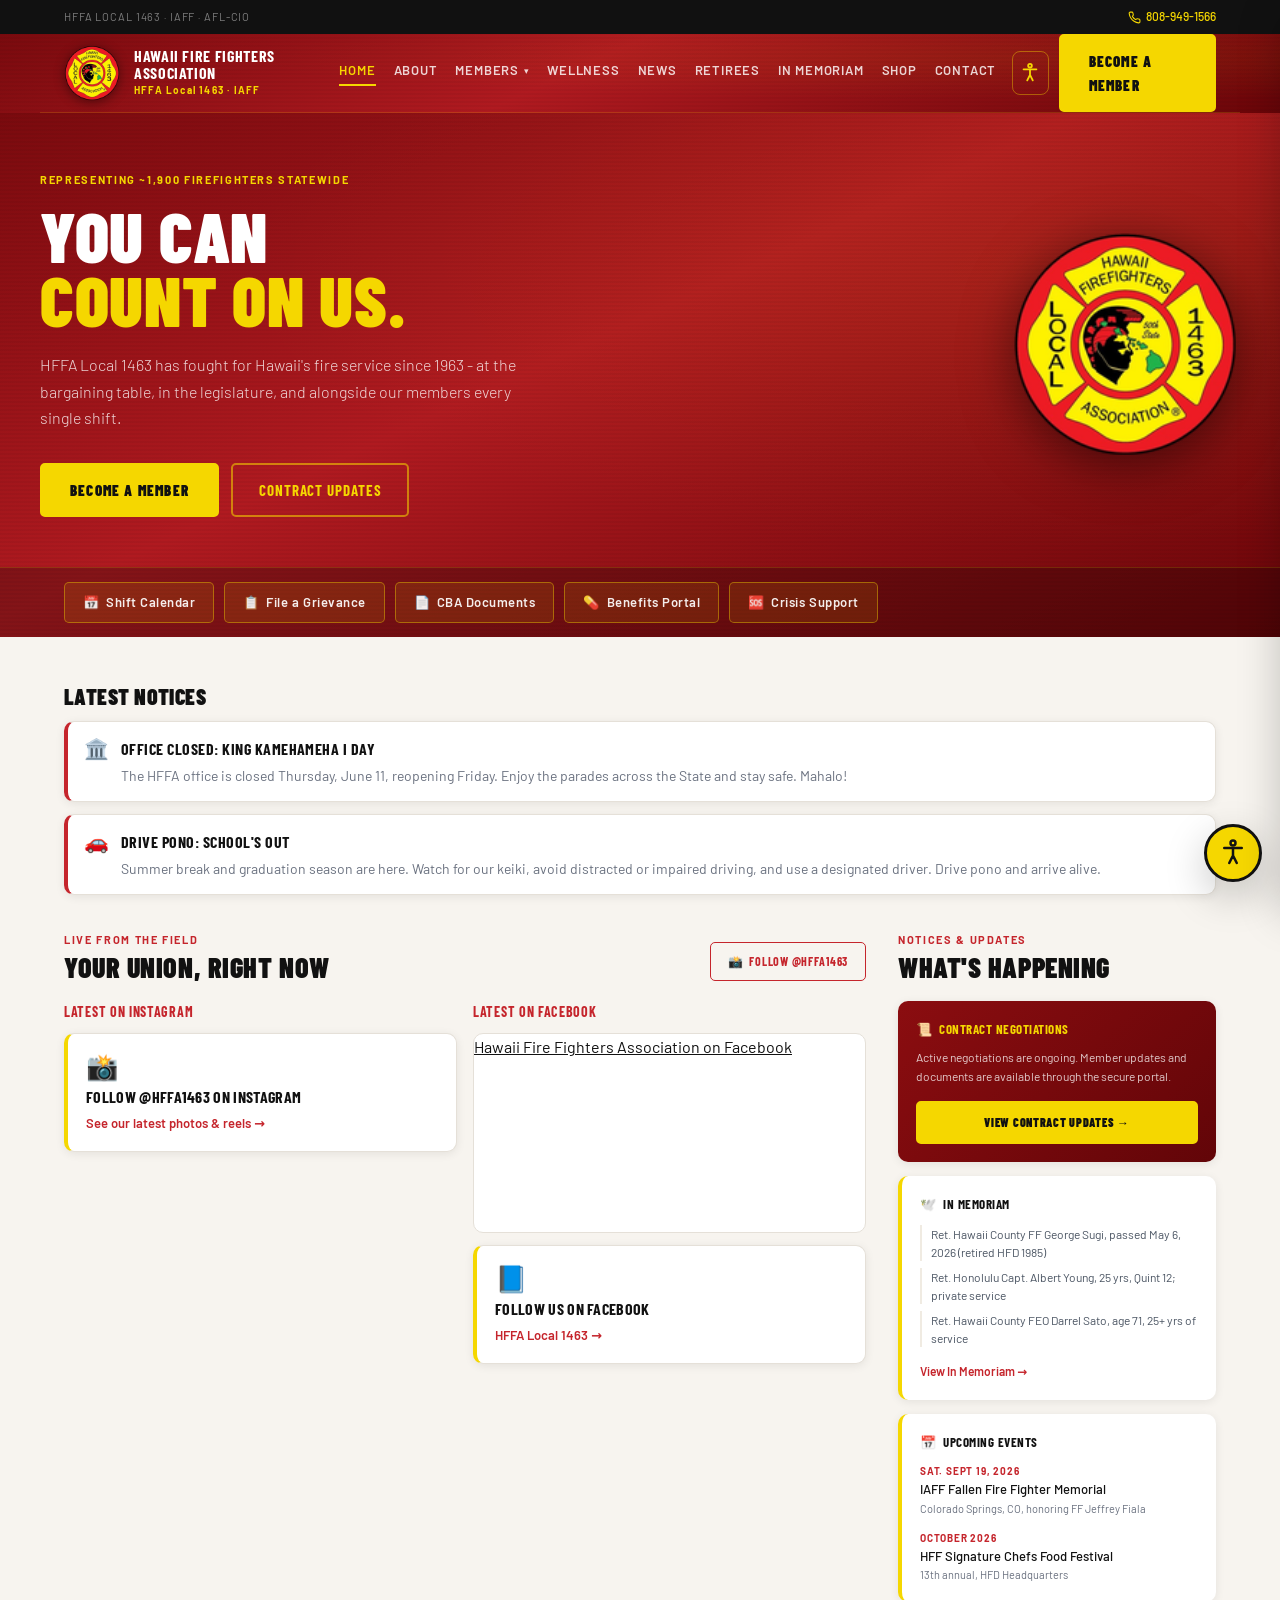
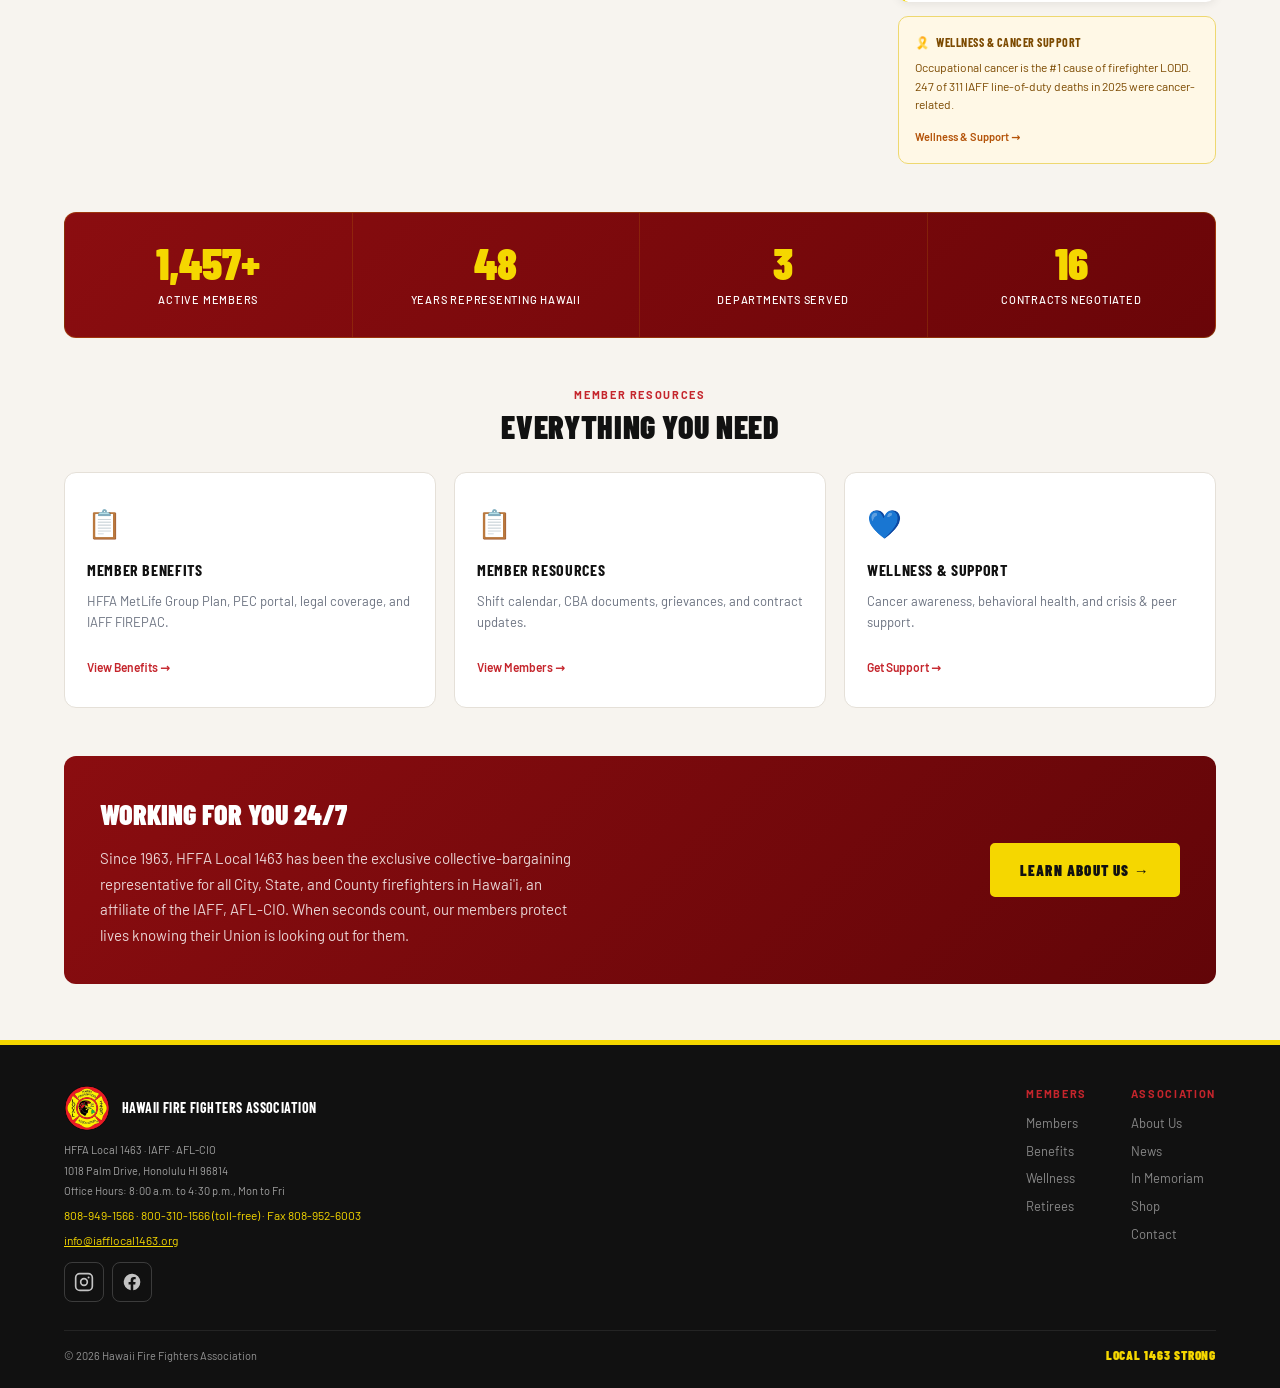
<file: index.html>
<!doctype html>
<html lang="en">
<head>
<meta charset="UTF-8" />
<meta name="viewport" content="width=device-width, initial-scale=1.0" />
<title>HFFA Local 1463 - Hawaii Fire Fighters Association</title>
<meta name="description" content="Hawaii Fire Fighters Association, HFFA Local 1463, IAFF/AFL-CIO. Representing ~1,900 firefighters statewide since 1963. You Can Count On Us." />
<meta name="theme-color" content="#7a0a0e" />
<link rel="preconnect" href="https://fonts.googleapis.com" />
<link rel="preconnect" href="https://fonts.gstatic.com" crossorigin />
<link href="https://fonts.googleapis.com/css2?family=Atkinson+Hyperlegible:ital,wght@0,400;0,700;1,400&family=Barlow+Condensed:wght@500;600;700;800;900&family=Barlow:wght@300;400;500;600;700&display=swap" rel="stylesheet" />
<link rel="stylesheet" href="styles.css" />
</head>
<body>
<a class="skip-link" href="#main">Skip to main content</a>
<svg width="0" height="0" style="position:absolute" aria-hidden="true" focusable="false"><defs><symbol id="i-phone" viewBox="0 0 24 24" fill="none" stroke="currentColor" stroke-width="2" stroke-linecap="round" stroke-linejoin="round"><path d="M22 16.9v3a2 2 0 0 1-2.2 2 19.8 19.8 0 0 1-8.6-3 19.5 19.5 0 0 1-6-6 19.8 19.8 0 0 1-3-8.6A2 2 0 0 1 4.1 2h3a2 2 0 0 1 2 1.7c.1.9.3 1.8.6 2.6a2 2 0 0 1-.5 2.1L8.1 9.9a16 16 0 0 0 6 6l1.5-1.1a2 2 0 0 1 2.1-.5c.8.3 1.7.5 2.6.6a2 2 0 0 1 1.7 2Z"/></symbol><symbol id="i-menu" viewBox="0 0 24 24" fill="none" stroke="currentColor" stroke-width="2.2" stroke-linecap="round"><path d="M4 6h16M4 12h16M4 18h16"/></symbol><symbol id="i-close" viewBox="0 0 24 24" fill="none" stroke="currentColor" stroke-width="2.2" stroke-linecap="round"><path d="M6 6l12 12M18 6 6 18"/></symbol><symbol id="i-a11y" viewBox="0 0 24 24" fill="none" stroke="currentColor" stroke-width="2" stroke-linecap="round" stroke-linejoin="round"><circle cx="12" cy="4" r="2"/><path d="M5 8h14M12 8v6m0 0-3 6m3-6 3 6"/></symbol><symbol id="i-fb" viewBox="0 0 24 24" fill="currentColor"><path d="M22 12a10 10 0 1 0-11.6 9.9v-7H7.9V12h2.5V9.8c0-2.5 1.5-3.9 3.8-3.9 1.1 0 2.2.2 2.2.2v2.5h-1.3c-1.2 0-1.6.8-1.6 1.6V12h2.8l-.4 2.9h-2.4v7A10 10 0 0 0 22 12Z"/></symbol><symbol id="i-ig" viewBox="0 0 24 24" fill="none" stroke="currentColor" stroke-width="2"><rect x="2" y="2" width="20" height="20" rx="5"/><circle cx="12" cy="12" r="4"/><circle cx="17.5" cy="6.5" r="1.2" fill="currentColor" stroke="none"/></symbol></defs></svg>
<div class="util"><div class="wrap"><span class="util-left">HFFA Local 1463 · IAFF · AFL-CIO</span><div class="util-right"><a class="util-phone" href="tel:+18089491566"><svg aria-hidden="true"><use href="#i-phone"/></svg> 808-949-1566</a></div></div></div>
<header class="masthead-bar"><nav class="wrap topnav" aria-label="Primary"><a class="logo-link" href="index.html" aria-label="HFFA Local 1463 home"><img class="logo-badge" src="logo.png" alt="HFFA Local 1463 Maltese cross emblem" /><span class="logo-text"><strong>Hawaii Fire Fighters Association</strong><span>HFFA Local 1463 · IAFF</span></span></a><div class="nav-desktop"><a class="nav-link" href="index.html" aria-current="page">Home</a><a class="nav-link" href="about.html">About</a><div class="nav-item has-dropdown"><a class="nav-link" href="members.html" aria-haspopup="true">Members <span class="caret" aria-hidden="true">▾</span></a><ul class="dropdown" aria-label="Members submenu"><li><a href="benefits.html">Benefits</a></li><li><a href="members.html#shift-calendar">Shift Calendar</a></li><li><a href="members.html#cba-documents">CBA Documents</a></li><li><a href="members.html#file-a-grievance">File a Grievance</a></li></ul></div><a class="nav-link" href="wellness.html">Wellness</a><a class="nav-link" href="news.html">News</a><a class="nav-link" href="retirees.html">Retirees</a><a class="nav-link" href="in-memoriam.html">In Memoriam</a><a class="nav-link" href="shop.html">Shop</a><a class="nav-link" href="contact.html">Contact</a></div><div class="nav-actions"><button type="button" class="icon-btn" id="a11yOpen" aria-label="Open accessibility settings" aria-haspopup="dialog"><svg aria-hidden="true"><use href="#i-a11y"/></svg></button><a class="btn btn-gold nav-desktop-cta" href="contact.html#register">Become a Member</a><button type="button" class="icon-btn nav-toggle" id="navToggle" aria-label="Open menu" aria-expanded="false" aria-controls="mobileNav"><svg aria-hidden="true"><use href="#i-menu"/></svg></button></div></nav></header>
<div class="mobile-overlay" id="mobileOverlay" hidden></div><nav class="mobile-nav" id="mobileNav" hidden aria-label="Mobile navigation"><div class="mn-head"><strong>HFFA 1463</strong><button type="button" class="icon-btn" id="navClose" aria-label="Close menu"><svg aria-hidden="true"><use href="#i-close"/></svg></button></div><a class="nav-link" href="index.html">Home</a><a class="nav-link" href="about.html">About</a><a class="nav-link" href="members.html">Members</a><a class="nav-link nav-sub" href="benefits.html">Benefits</a><a class="nav-link nav-sub" href="members.html#shift-calendar">Shift Calendar</a><a class="nav-link nav-sub" href="members.html#cba-documents">CBA Documents</a><a class="nav-link nav-sub" href="members.html#file-a-grievance">File a Grievance</a><a class="nav-link" href="wellness.html">Wellness</a><a class="nav-link" href="news.html">News</a><a class="nav-link" href="retirees.html">Retirees</a><a class="nav-link" href="in-memoriam.html">In Memoriam</a><a class="nav-link" href="shop.html">Shop</a><a class="nav-link" href="contact.html">Contact</a><a class="btn btn-gold" href="contact.html#register">Become a Member</a></nav>
<main id="main">
<div id="fb-root"></div>
<script async defer crossorigin="anonymous" src="https://connect.facebook.net/en_US/sdk.js#xfbml=1&version=v19.0"></script>
<div class="masthead">
  <section class="wrap hero" id="top" aria-labelledby="hero-h">
    <div class="hero-main">
      <span class="label">Representing ~1,900 firefighters statewide</span>
      <h1 id="hero-h">You Can <span class="gold">Count On Us.</span></h1>
      <p class="hero-lead">HFFA Local 1463 has fought for Hawaii's fire service since 1963 - at the bargaining table, in the legislature, and alongside our members every single shift.</p>
      <div class="hero-cta">
        <a class="btn btn-gold" href="contact.html#register">Become a Member</a>
        <a class="btn btn-ghost" href="members.html">Contract Updates</a>
      </div>
    </div>
    <div class="hero-logo-wrap" aria-hidden="true"><img class="hero-logo" src="logo.png" alt="" /></div>
  </section>
  <div class="quicklinks"><div class="wrap" aria-label="Quick links">
    <a class="quick-btn" href="members.html"><span class="emoji" aria-hidden="true">📅</span> Shift Calendar</a>
    <a class="quick-btn" href="members.html"><span class="emoji" aria-hidden="true">📋</span> File a Grievance</a>
    <a class="quick-btn" href="members.html"><span class="emoji" aria-hidden="true">📄</span> CBA Documents</a>
    <a class="quick-btn" href="benefits.html"><span class="emoji" aria-hidden="true">💊</span> Benefits Portal</a>
    <a class="quick-btn" href="wellness.html"><span class="emoji" aria-hidden="true">🆘</span> Crisis Support</a>
  </div></div>
</div>

<div class="wrap content">
  <section aria-labelledby="notices-h" style="margin-bottom:36px">
    <span class="red-bar" aria-hidden="true"></span>
    <h2 class="hl" id="notices-h" style="font-size:22px;margin-bottom:14px">Latest Notices</h2>
    <div class="notice-list">
      <div class="notice"><span class="emoji" aria-hidden="true">🏛️</span><div><b>Office Closed: King Kamehameha I Day</b><span>The HFFA office is closed Thursday, June 11, reopening Friday. Enjoy the parades across the State and stay safe. Mahalo!</span></div></div>
      <div class="notice"><span class="emoji" aria-hidden="true">🚗</span><div><b>Drive Pono: School's Out</b><span>Summer break and graduation season are here. Watch for our keiki, avoid distracted or impaired driving, and use a designated driver. Drive pono and arrive alive.</span></div></div>
    </div>
  </section>

  <div class="two-col">
    <section class="feed" id="feed" aria-labelledby="feed-h">
      <div class="feed-head">
        <div><span class="red-bar" aria-hidden="true"></span><span class="label">Live from the field</span><h2 class="hl" id="feed-h">Your Union, Right Now</h2></div>
        <a class="btn btn-outline-dark no-ul" href="https://www.instagram.com/hffa1463/" target="_blank" rel="noopener"><span class="emoji" aria-hidden="true">📸</span> Follow @hffa1463</a>
      </div>
      <div class="social-embeds">
        <div class="social-col">
          <h3 class="social-col-h">Latest on Instagram</h3>
          <div class="ig-embed" id="ig-feed">
            <!-- ===== BEHOLD INSTAGRAM WIDGET =====
                 Paste the two lines from your Behold.so dashboard between these markers
                 (then re-run: python build_site.py). They look like:
                 <script src="https://w.behold.so/widget.js" type="module"></script>
                 <behold-widget feed-id="YOUR_FEED_ID"></behold-widget>
            -->
            <a class="social-fallback" href="https://www.instagram.com/hffa1463/" target="_blank" rel="noopener">
              <span class="emoji" aria-hidden="true">📸</span>
              <b>Follow @hffa1463 on Instagram</b>
              <span>See our latest photos &amp; reels →</span>
            </a>
          </div>
        </div>
        <div class="social-col">
          <h3 class="social-col-h">Latest on Facebook</h3>
          <div class="fb-page" data-href="https://www.facebook.com/HFFA1463" data-tabs="timeline" data-width="500" data-height="640" data-small-header="true" data-adapt-container-width="true" data-hide-cover="false" data-show-facepile="true">
            <blockquote cite="https://www.facebook.com/HFFA1463" class="fb-xfbml-parse-ignore"><a href="https://www.facebook.com/HFFA1463">Hawaii Fire Fighters Association on Facebook</a></blockquote>
          </div>
          <a class="social-fallback" href="https://www.facebook.com/HFFA1463" target="_blank" rel="noopener" style="margin-top:12px">
            <span class="emoji" aria-hidden="true">📘</span>
            <b>Follow us on Facebook</b>
            <span>HFFA Local 1463 →</span>
          </a>
        </div>
      </div>
    </section>

    <aside class="sidebar" id="sidebar" aria-labelledby="side-h">
      <div class="sidebar-head"><span class="red-bar" aria-hidden="true"></span><span class="label">Notices &amp; Updates</span><h2 class="hl" id="side-h">What's Happening</h2></div>
      <div class="contract-card">
        <h3><span class="emoji" aria-hidden="true">📜</span> Contract Negotiations</h3>
        <p>Active negotiations are ongoing. Member updates and documents are available through the secure portal.</p>
        <a class="btn btn-gold" href="members.html">View Contract Updates →</a>
      </div>
      <div class="notice-card">
        <h3><span class="emoji" aria-hidden="true">🕊️</span> In Memoriam</h3>
        <p class="mem-item">Ret. Hawaii County FF George Sugi, passed May 6, 2026 (retired HFD 1985)</p>
        <p class="mem-item">Ret. Honolulu Capt. Albert Young, 25 yrs, Quint 12; private service</p>
        <p class="mem-item">Ret. Hawaii County FEO Darrel Sato, age 71, 25+ yrs of service</p>
        <a class="card-link" href="in-memoriam.html">View In Memoriam →</a>
      </div>
      <div class="notice-card">
        <h3><span class="emoji" aria-hidden="true">📅</span> Upcoming Events</h3>
        <div class="event"><div class="event-date">Sat. Sept 19, 2026</div><div class="event-name">IAFF Fallen Fire Fighter Memorial</div><div class="event-loc">Colorado Springs, CO, honoring FF Jeffrey Fiala</div></div>
        <div class="event"><div class="event-date">October 2026</div><div class="event-name">HFF Signature Chefs Food Festival</div><div class="event-loc">13th annual, HFD Headquarters</div></div>
      </div>
      <div class="cancer-card">
        <h3><span class="emoji" aria-hidden="true">🎗️</span> Wellness &amp; Cancer Support</h3>
        <p>Occupational cancer is the #1 cause of firefighter LODD. 247 of 311 IAFF line-of-duty deaths in 2025 were cancer-related.</p>
        <a href="wellness.html">Wellness &amp; Support →</a>
      </div>
    </aside>
  </div>

  <section class="stats" aria-label="HFFA by the numbers">
    <div class="stat"><div class="stat-num"><span class="count" data-target="1900" data-suffix="+">0</span></div><div class="stat-label">Active Members</div></div>
    <div class="stat"><div class="stat-num"><span class="count" data-target="63">0</span></div><div class="stat-label">Years Representing Hawaii</div></div>
    <div class="stat"><div class="stat-num"><span class="count" data-target="5">0</span></div><div class="stat-label">Departments Served</div></div>
    <div class="stat"><div class="stat-num"><span class="count" data-target="21">0</span></div><div class="stat-label">Contracts Negotiated</div></div>
  </section>

  <section aria-labelledby="res-h">
    <div class="res-head"><span class="label">Member Resources</span><h2 class="hl" id="res-h">Everything You Need</h2></div>
    <div class="res-grid">
      <a class="res-card" href="benefits.html"><div class="res-ico" aria-hidden="true">📋</div><h3>Member Benefits</h3><p>HFFA MetLife Group Plan, PEC portal, legal coverage, and IAFF FIREPAC.</p><span class="card-link">View Benefits →</span></a>
      <a class="res-card" href="members.html"><div class="res-ico" aria-hidden="true">📋</div><h3>Member Resources</h3><p>Shift calendar, CBA documents, grievances, and contract updates.</p><span class="card-link">View Members →</span></a>
      <a class="res-card" href="wellness.html"><div class="res-ico" aria-hidden="true">💙</div><h3>Wellness &amp; Support</h3><p>Cancer awareness, behavioral health, and crisis &amp; peer support.</p><span class="card-link">Get Support →</span></a>
    </div>
  </section>

  <section class="about-band" aria-labelledby="about-teaser-h" style="margin-top:48px">
    <div class="about-copy">
      <h2 id="about-teaser-h">Working For You 24/7</h2>
      <p>Since 1963, HFFA Local 1463 has been the exclusive collective-bargaining representative for all City, State, and County firefighters in Hawai'i, an affiliate of the IAFF, AFL-CIO. When seconds count, our members protect lives knowing their Union is looking out for them.</p>
    </div>
    <a class="btn btn-gold" href="about.html">Learn About Us →</a>
  </section>
</div>
</main>
<footer id="footer"><div class="wrap"><div class="footer-top"><div class="footer-brand"><div class="logo-row"><img src="logo.png" alt="HFFA Local 1463" /><strong>Hawaii Fire Fighters Association</strong></div><div class="meta">HFFA Local 1463 · IAFF · AFL-CIO</div><div class="meta">1018 Palm Drive, Honolulu HI 96814</div><div class="meta">Office Hours: 8:00 a.m. to 4:30 p.m., Mon to Fri</div><div class="phone">808-949-1566 · 800-310-1566 (toll-free) · Fax 808-952-6003</div><div class="phone"><a href="mailto:info@iafflocal1463.org" style="color:var(--gold)">info@iafflocal1463.org</a></div><div class="social-row" aria-label="HFFA on social media"><a href="https://www.instagram.com/hffa1463/" target="_blank" rel="noopener" aria-label="HFFA on Instagram"><svg aria-hidden="true"><use href="#i-ig"/></svg></a><a href="https://www.facebook.com/HFFA1463" target="_blank" rel="noopener" aria-label="HFFA on Facebook"><svg aria-hidden="true"><use href="#i-fb"/></svg></a></div></div><div class="footer-cols"><div class="footer-col"><span class="label">Members</span><a href="members.html">Members</a><a href="benefits.html">Benefits</a><a href="wellness.html">Wellness</a><a href="retirees.html">Retirees</a></div><div class="footer-col"><span class="label">Association</span><a href="about.html">About Us</a><a href="news.html">News</a><a href="in-memoriam.html">In Memoriam</a><a href="shop.html">Shop</a><a href="contact.html">Contact</a></div></div></div><div class="footer-bottom"><span class="copy">© <span id="yr">2026</span> Hawaii Fire Fighters Association</span><span class="strong-tag">Local 1463 Strong</span></div></div></footer>

<button type="button" class="a11y-fab" id="a11yFab" aria-label="Open accessibility settings" aria-haspopup="dialog" aria-controls="a11yPanel"><svg aria-hidden="true"><use href="#i-a11y"/></svg></button>
<div class="a11y-overlay" id="a11yOverlay"></div>
<div class="a11y-panel" id="a11yPanel" role="dialog" aria-modal="true" aria-labelledby="a11yTitle" hidden>
  <div class="a11y-header">
    <h2 id="a11yTitle"><svg aria-hidden="true"><use href="#i-a11y"/></svg> Accessibility</h2>
    <button type="button" class="a11y-close" id="a11yClose" aria-label="Close accessibility settings"><svg aria-hidden="true"><use href="#i-close"/></svg></button>
  </div>
  <div class="a11y-body">
    <div class="a11y-group">
      <h3>Text Size</h3>
      <div class="seg" role="group" aria-label="Text size">
        <button type="button" class="s1 textsize" data-size="100" aria-pressed="true">A</button>
        <button type="button" class="s2 textsize" data-size="112" aria-pressed="false">A</button>
        <button type="button" class="s3 textsize" data-size="125" aria-pressed="false">A</button>
        <button type="button" class="s4 textsize" data-size="140" aria-pressed="false">A</button>
      </div>
    </div>
    <div class="a11y-group">
      <h3>Display &amp; Reading</h3>
      <div class="toggle-row"><span class="toggle-label"><b>High contrast</b><span>Maximum contrast colors</span></span>
        <label class="switch"><input type="checkbox" id="tHc" aria-label="High contrast mode"><span class="track" aria-hidden="true"></span><span class="thumb" aria-hidden="true"></span></label></div>
      <div class="toggle-row"><span class="toggle-label"><b>Readable font</b><span>Atkinson Hyperlegible + spacing</span></span>
        <label class="switch"><input type="checkbox" id="tReadable" aria-label="Readable font"><span class="track" aria-hidden="true"></span><span class="thumb" aria-hidden="true"></span></label></div>
      <div class="toggle-row"><span class="toggle-label"><b>Reduce motion</b><span>Pause animations &amp; transitions</span></span>
        <label class="switch"><input type="checkbox" id="tMotion" aria-label="Reduce motion"><span class="track" aria-hidden="true"></span><span class="thumb" aria-hidden="true"></span></label></div>
      <div class="toggle-row"><span class="toggle-label"><b>Underline links</b><span>Underline every hyperlink</span></span>
        <label class="switch"><input type="checkbox" id="tUnderline" aria-label="Underline links"><span class="track" aria-hidden="true"></span><span class="thumb" aria-hidden="true"></span></label></div>
    </div>
  </div>
  <div class="a11y-footer">
    <button type="button" class="a11y-reset" id="a11yReset">Reset all</button>
    <button type="button" class="a11y-done" id="a11yDone">Done</button>
  </div>
</div>
<div aria-live="polite" aria-atomic="true" class="sr-only" id="liveRegion"></div>
<script src="site.js" defer></script>
</body>
</html>
</file>
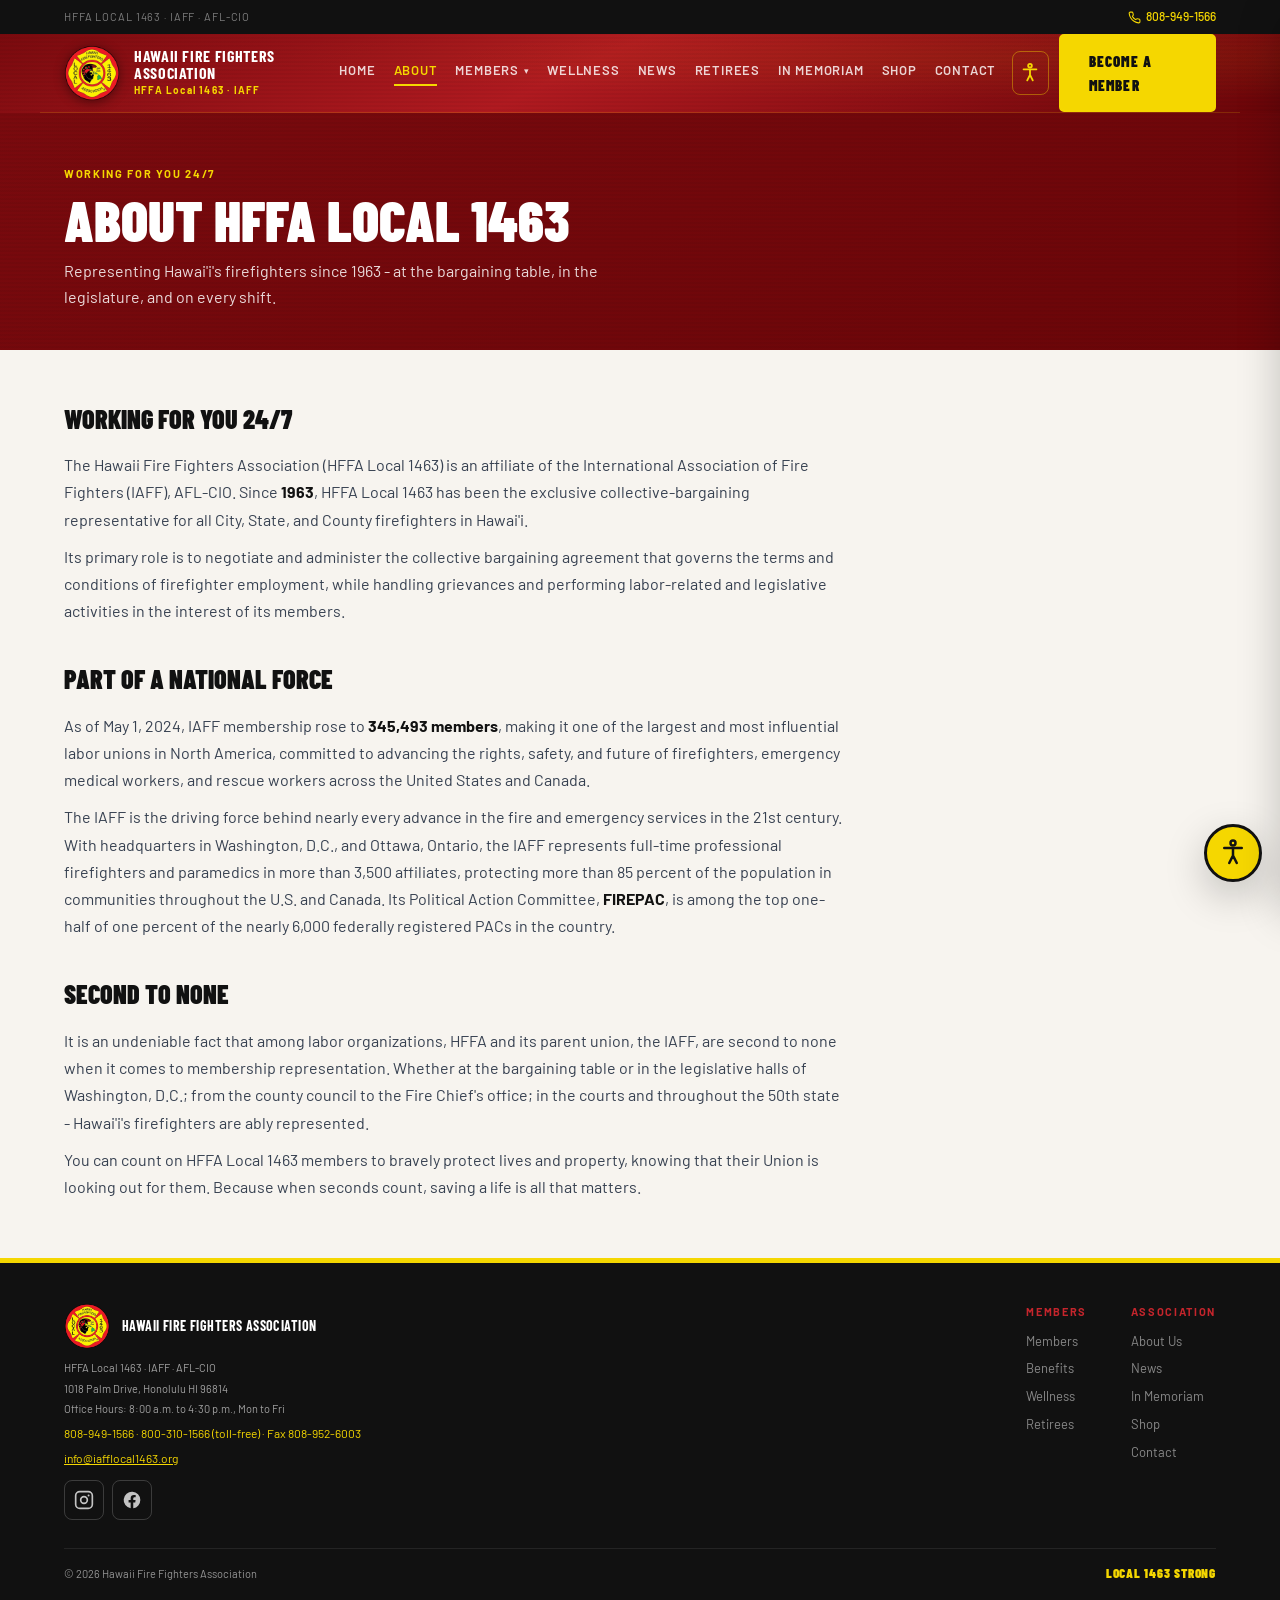
<file: about.html>
<!doctype html>
<html lang="en">
<head>
<meta charset="UTF-8" />
<meta name="viewport" content="width=device-width, initial-scale=1.0" />
<title>About - HFFA Local 1463</title>
<meta name="description" content="About HFFA Local 1463, Hawai'i's exclusive firefighter bargaining representative since 1963, an IAFF/AFL-CIO affiliate." />
<meta name="theme-color" content="#7a0a0e" />
<link rel="preconnect" href="https://fonts.googleapis.com" />
<link rel="preconnect" href="https://fonts.gstatic.com" crossorigin />
<link href="https://fonts.googleapis.com/css2?family=Atkinson+Hyperlegible:ital,wght@0,400;0,700;1,400&family=Barlow+Condensed:wght@500;600;700;800;900&family=Barlow:wght@300;400;500;600;700&display=swap" rel="stylesheet" />
<link rel="stylesheet" href="styles.css" />
</head>
<body>
<a class="skip-link" href="#main">Skip to main content</a>
<svg width="0" height="0" style="position:absolute" aria-hidden="true" focusable="false"><defs><symbol id="i-phone" viewBox="0 0 24 24" fill="none" stroke="currentColor" stroke-width="2" stroke-linecap="round" stroke-linejoin="round"><path d="M22 16.9v3a2 2 0 0 1-2.2 2 19.8 19.8 0 0 1-8.6-3 19.5 19.5 0 0 1-6-6 19.8 19.8 0 0 1-3-8.6A2 2 0 0 1 4.1 2h3a2 2 0 0 1 2 1.7c.1.9.3 1.8.6 2.6a2 2 0 0 1-.5 2.1L8.1 9.9a16 16 0 0 0 6 6l1.5-1.1a2 2 0 0 1 2.1-.5c.8.3 1.7.5 2.6.6a2 2 0 0 1 1.7 2Z"/></symbol><symbol id="i-menu" viewBox="0 0 24 24" fill="none" stroke="currentColor" stroke-width="2.2" stroke-linecap="round"><path d="M4 6h16M4 12h16M4 18h16"/></symbol><symbol id="i-close" viewBox="0 0 24 24" fill="none" stroke="currentColor" stroke-width="2.2" stroke-linecap="round"><path d="M6 6l12 12M18 6 6 18"/></symbol><symbol id="i-a11y" viewBox="0 0 24 24" fill="none" stroke="currentColor" stroke-width="2" stroke-linecap="round" stroke-linejoin="round"><circle cx="12" cy="4" r="2"/><path d="M5 8h14M12 8v6m0 0-3 6m3-6 3 6"/></symbol><symbol id="i-fb" viewBox="0 0 24 24" fill="currentColor"><path d="M22 12a10 10 0 1 0-11.6 9.9v-7H7.9V12h2.5V9.8c0-2.5 1.5-3.9 3.8-3.9 1.1 0 2.2.2 2.2.2v2.5h-1.3c-1.2 0-1.6.8-1.6 1.6V12h2.8l-.4 2.9h-2.4v7A10 10 0 0 0 22 12Z"/></symbol><symbol id="i-ig" viewBox="0 0 24 24" fill="none" stroke="currentColor" stroke-width="2"><rect x="2" y="2" width="20" height="20" rx="5"/><circle cx="12" cy="12" r="4"/><circle cx="17.5" cy="6.5" r="1.2" fill="currentColor" stroke="none"/></symbol></defs></svg>
<div class="util"><div class="wrap"><span class="util-left">HFFA Local 1463 · IAFF · AFL-CIO</span><div class="util-right"><a class="util-phone" href="tel:+18089491566"><svg aria-hidden="true"><use href="#i-phone"/></svg> 808-949-1566</a></div></div></div>
<header class="masthead-bar"><nav class="wrap topnav" aria-label="Primary"><a class="logo-link" href="index.html" aria-label="HFFA Local 1463 home"><img class="logo-badge" src="logo.png" alt="HFFA Local 1463 Maltese cross emblem" /><span class="logo-text"><strong>Hawaii Fire Fighters Association</strong><span>HFFA Local 1463 · IAFF</span></span></a><div class="nav-desktop"><a class="nav-link" href="index.html">Home</a><a class="nav-link" href="about.html" aria-current="page">About</a><div class="nav-item has-dropdown"><a class="nav-link" href="members.html" aria-haspopup="true">Members <span class="caret" aria-hidden="true">▾</span></a><ul class="dropdown" aria-label="Members submenu"><li><a href="benefits.html">Benefits</a></li><li><a href="members.html#shift-calendar">Shift Calendar</a></li><li><a href="members.html#cba-documents">CBA Documents</a></li><li><a href="members.html#file-a-grievance">File a Grievance</a></li></ul></div><a class="nav-link" href="wellness.html">Wellness</a><a class="nav-link" href="news.html">News</a><a class="nav-link" href="retirees.html">Retirees</a><a class="nav-link" href="in-memoriam.html">In Memoriam</a><a class="nav-link" href="shop.html">Shop</a><a class="nav-link" href="contact.html">Contact</a></div><div class="nav-actions"><button type="button" class="icon-btn" id="a11yOpen" aria-label="Open accessibility settings" aria-haspopup="dialog"><svg aria-hidden="true"><use href="#i-a11y"/></svg></button><a class="btn btn-gold nav-desktop-cta" href="contact.html#register">Become a Member</a><button type="button" class="icon-btn nav-toggle" id="navToggle" aria-label="Open menu" aria-expanded="false" aria-controls="mobileNav"><svg aria-hidden="true"><use href="#i-menu"/></svg></button></div></nav></header>
<div class="mobile-overlay" id="mobileOverlay" hidden></div><nav class="mobile-nav" id="mobileNav" hidden aria-label="Mobile navigation"><div class="mn-head"><strong>HFFA 1463</strong><button type="button" class="icon-btn" id="navClose" aria-label="Close menu"><svg aria-hidden="true"><use href="#i-close"/></svg></button></div><a class="nav-link" href="index.html">Home</a><a class="nav-link" href="about.html">About</a><a class="nav-link" href="members.html">Members</a><a class="nav-link nav-sub" href="benefits.html">Benefits</a><a class="nav-link nav-sub" href="members.html#shift-calendar">Shift Calendar</a><a class="nav-link nav-sub" href="members.html#cba-documents">CBA Documents</a><a class="nav-link nav-sub" href="members.html#file-a-grievance">File a Grievance</a><a class="nav-link" href="wellness.html">Wellness</a><a class="nav-link" href="news.html">News</a><a class="nav-link" href="retirees.html">Retirees</a><a class="nav-link" href="in-memoriam.html">In Memoriam</a><a class="nav-link" href="shop.html">Shop</a><a class="nav-link" href="contact.html">Contact</a><a class="btn btn-gold" href="contact.html#register">Become a Member</a></nav>
<main id="main">
<section class="page-hero"><div class="wrap"><span class="label">Working For You 24/7</span><h1>About HFFA Local 1463</h1><p>Representing Hawai'i's firefighters since 1963 - at the bargaining table, in the legislature, and on every shift.</p></div></section>
<div class="wrap content"><div class="prose">
<h2>Working For You 24/7</h2>
<p>The Hawaii Fire Fighters Association (HFFA Local 1463) is an affiliate of the International Association of Fire Fighters (IAFF), AFL-CIO. Since <strong>1963</strong>, HFFA Local 1463 has been the exclusive collective-bargaining representative for all City, State, and County firefighters in Hawai'i.</p>
<p>Its primary role is to negotiate and administer the collective bargaining agreement that governs the terms and conditions of firefighter employment, while handling grievances and performing labor-related and legislative activities in the interest of its members.</p>

<h2>Part of a National Force</h2>
<p>As of May 1, 2024, IAFF membership rose to <strong>345,493 members</strong>, making it one of the largest and most influential labor unions in North America, committed to advancing the rights, safety, and future of firefighters, emergency medical workers, and rescue workers across the United States and Canada.</p>
<p>The IAFF is the driving force behind nearly every advance in the fire and emergency services in the 21st century. With headquarters in Washington, D.C., and Ottawa, Ontario, the IAFF represents full-time professional firefighters and paramedics in more than 3,500 affiliates, protecting more than 85 percent of the population in communities throughout the U.S. and Canada. Its Political Action Committee, <strong>FIREPAC</strong>, is among the top one-half of one percent of the nearly 6,000 federally registered PACs in the country.</p>

<h2>Second to None</h2>
<p>It is an undeniable fact that among labor organizations, HFFA and its parent union, the IAFF, are second to none when it comes to membership representation. Whether at the bargaining table or in the legislative halls of Washington, D.C.; from the county council to the Fire Chief's office; in the courts and throughout the 50th state - Hawai'i's firefighters are ably represented.</p>
<p>You can count on HFFA Local 1463 members to bravely protect lives and property, knowing that their Union is looking out for them. Because when seconds count, saving a life is all that matters.</p>
</div></div>
</main>
<footer id="footer"><div class="wrap"><div class="footer-top"><div class="footer-brand"><div class="logo-row"><img src="logo.png" alt="HFFA Local 1463" /><strong>Hawaii Fire Fighters Association</strong></div><div class="meta">HFFA Local 1463 · IAFF · AFL-CIO</div><div class="meta">1018 Palm Drive, Honolulu HI 96814</div><div class="meta">Office Hours: 8:00 a.m. to 4:30 p.m., Mon to Fri</div><div class="phone">808-949-1566 · 800-310-1566 (toll-free) · Fax 808-952-6003</div><div class="phone"><a href="mailto:info@iafflocal1463.org" style="color:var(--gold)">info@iafflocal1463.org</a></div><div class="social-row" aria-label="HFFA on social media"><a href="https://www.instagram.com/hffa1463/" target="_blank" rel="noopener" aria-label="HFFA on Instagram"><svg aria-hidden="true"><use href="#i-ig"/></svg></a><a href="https://www.facebook.com/HFFA1463" target="_blank" rel="noopener" aria-label="HFFA on Facebook"><svg aria-hidden="true"><use href="#i-fb"/></svg></a></div></div><div class="footer-cols"><div class="footer-col"><span class="label">Members</span><a href="members.html">Members</a><a href="benefits.html">Benefits</a><a href="wellness.html">Wellness</a><a href="retirees.html">Retirees</a></div><div class="footer-col"><span class="label">Association</span><a href="about.html">About Us</a><a href="news.html">News</a><a href="in-memoriam.html">In Memoriam</a><a href="shop.html">Shop</a><a href="contact.html">Contact</a></div></div></div><div class="footer-bottom"><span class="copy">© <span id="yr">2026</span> Hawaii Fire Fighters Association</span><span class="strong-tag">Local 1463 Strong</span></div></div></footer>

<button type="button" class="a11y-fab" id="a11yFab" aria-label="Open accessibility settings" aria-haspopup="dialog" aria-controls="a11yPanel"><svg aria-hidden="true"><use href="#i-a11y"/></svg></button>
<div class="a11y-overlay" id="a11yOverlay"></div>
<div class="a11y-panel" id="a11yPanel" role="dialog" aria-modal="true" aria-labelledby="a11yTitle" hidden>
  <div class="a11y-header">
    <h2 id="a11yTitle"><svg aria-hidden="true"><use href="#i-a11y"/></svg> Accessibility</h2>
    <button type="button" class="a11y-close" id="a11yClose" aria-label="Close accessibility settings"><svg aria-hidden="true"><use href="#i-close"/></svg></button>
  </div>
  <div class="a11y-body">
    <div class="a11y-group">
      <h3>Text Size</h3>
      <div class="seg" role="group" aria-label="Text size">
        <button type="button" class="s1 textsize" data-size="100" aria-pressed="true">A</button>
        <button type="button" class="s2 textsize" data-size="112" aria-pressed="false">A</button>
        <button type="button" class="s3 textsize" data-size="125" aria-pressed="false">A</button>
        <button type="button" class="s4 textsize" data-size="140" aria-pressed="false">A</button>
      </div>
    </div>
    <div class="a11y-group">
      <h3>Display &amp; Reading</h3>
      <div class="toggle-row"><span class="toggle-label"><b>High contrast</b><span>Maximum contrast colors</span></span>
        <label class="switch"><input type="checkbox" id="tHc" aria-label="High contrast mode"><span class="track" aria-hidden="true"></span><span class="thumb" aria-hidden="true"></span></label></div>
      <div class="toggle-row"><span class="toggle-label"><b>Readable font</b><span>Atkinson Hyperlegible + spacing</span></span>
        <label class="switch"><input type="checkbox" id="tReadable" aria-label="Readable font"><span class="track" aria-hidden="true"></span><span class="thumb" aria-hidden="true"></span></label></div>
      <div class="toggle-row"><span class="toggle-label"><b>Reduce motion</b><span>Pause animations &amp; transitions</span></span>
        <label class="switch"><input type="checkbox" id="tMotion" aria-label="Reduce motion"><span class="track" aria-hidden="true"></span><span class="thumb" aria-hidden="true"></span></label></div>
      <div class="toggle-row"><span class="toggle-label"><b>Underline links</b><span>Underline every hyperlink</span></span>
        <label class="switch"><input type="checkbox" id="tUnderline" aria-label="Underline links"><span class="track" aria-hidden="true"></span><span class="thumb" aria-hidden="true"></span></label></div>
    </div>
  </div>
  <div class="a11y-footer">
    <button type="button" class="a11y-reset" id="a11yReset">Reset all</button>
    <button type="button" class="a11y-done" id="a11yDone">Done</button>
  </div>
</div>
<div aria-live="polite" aria-atomic="true" class="sr-only" id="liveRegion"></div>
<script src="site.js" defer></script>
</body>
</html>
</file>
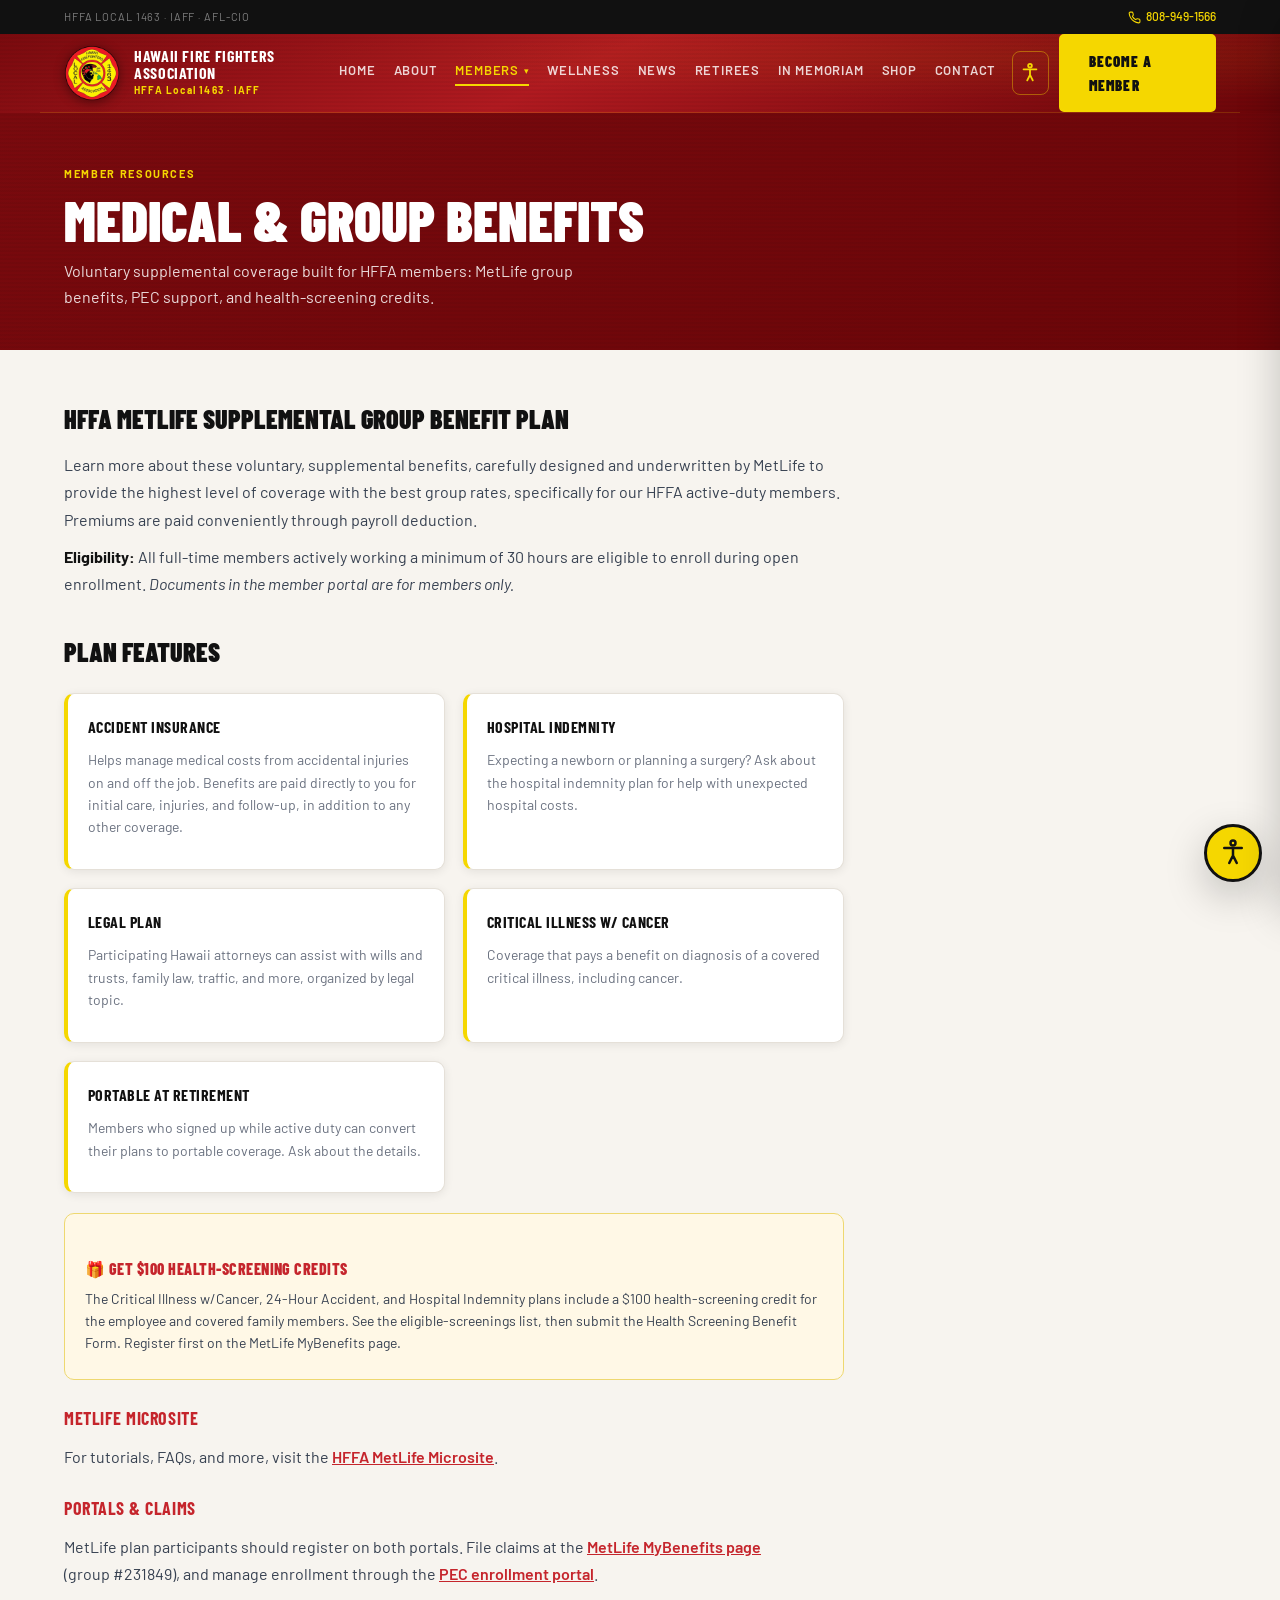
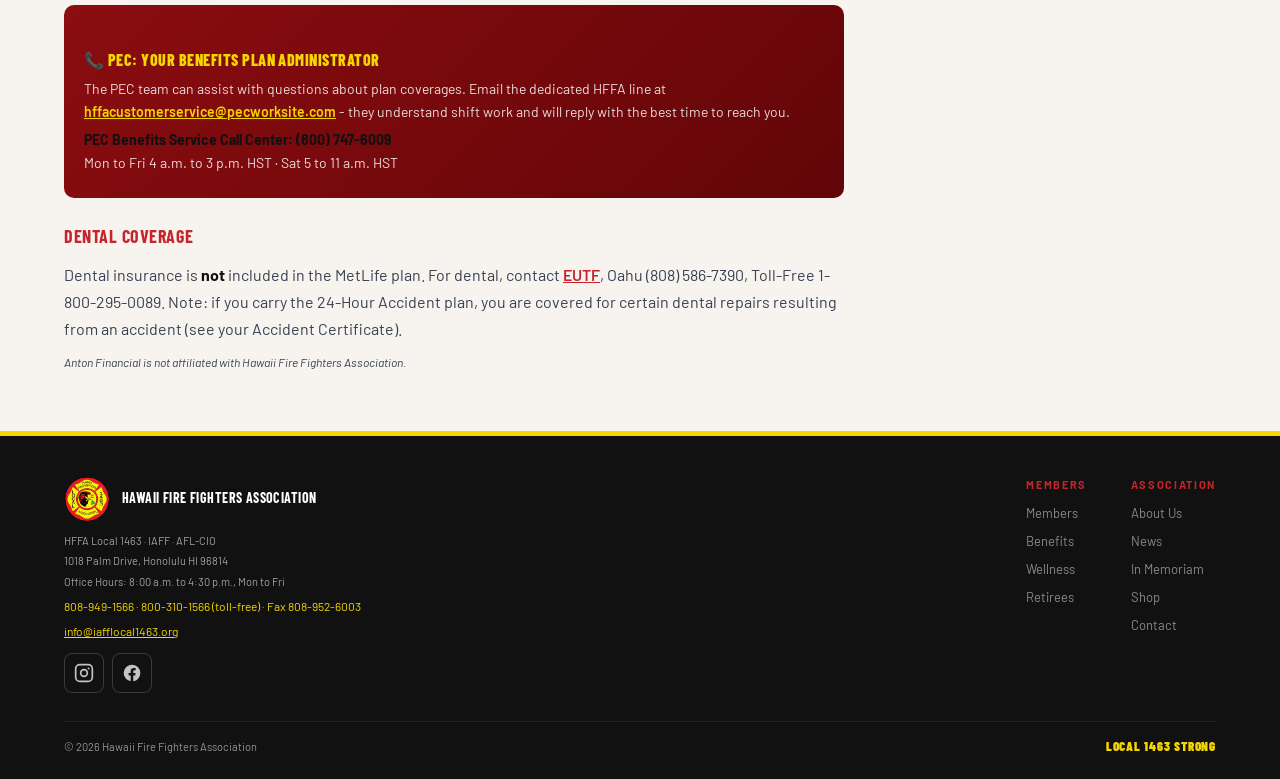
<file: benefits.html>
<!doctype html>
<html lang="en">
<head>
<meta charset="UTF-8" />
<meta name="viewport" content="width=device-width, initial-scale=1.0" />
<title>Benefits - HFFA Local 1463</title>
<meta name="description" content="HFFA MetLife supplemental group benefits, PEC portal, health-screening credits, and dental guidance for Local 1463 members." />
<meta name="theme-color" content="#7a0a0e" />
<link rel="preconnect" href="https://fonts.googleapis.com" />
<link rel="preconnect" href="https://fonts.gstatic.com" crossorigin />
<link href="https://fonts.googleapis.com/css2?family=Atkinson+Hyperlegible:ital,wght@0,400;0,700;1,400&family=Barlow+Condensed:wght@500;600;700;800;900&family=Barlow:wght@300;400;500;600;700&display=swap" rel="stylesheet" />
<link rel="stylesheet" href="styles.css" />
</head>
<body>
<a class="skip-link" href="#main">Skip to main content</a>
<svg width="0" height="0" style="position:absolute" aria-hidden="true" focusable="false"><defs><symbol id="i-phone" viewBox="0 0 24 24" fill="none" stroke="currentColor" stroke-width="2" stroke-linecap="round" stroke-linejoin="round"><path d="M22 16.9v3a2 2 0 0 1-2.2 2 19.8 19.8 0 0 1-8.6-3 19.5 19.5 0 0 1-6-6 19.8 19.8 0 0 1-3-8.6A2 2 0 0 1 4.1 2h3a2 2 0 0 1 2 1.7c.1.9.3 1.8.6 2.6a2 2 0 0 1-.5 2.1L8.1 9.9a16 16 0 0 0 6 6l1.5-1.1a2 2 0 0 1 2.1-.5c.8.3 1.7.5 2.6.6a2 2 0 0 1 1.7 2Z"/></symbol><symbol id="i-menu" viewBox="0 0 24 24" fill="none" stroke="currentColor" stroke-width="2.2" stroke-linecap="round"><path d="M4 6h16M4 12h16M4 18h16"/></symbol><symbol id="i-close" viewBox="0 0 24 24" fill="none" stroke="currentColor" stroke-width="2.2" stroke-linecap="round"><path d="M6 6l12 12M18 6 6 18"/></symbol><symbol id="i-a11y" viewBox="0 0 24 24" fill="none" stroke="currentColor" stroke-width="2" stroke-linecap="round" stroke-linejoin="round"><circle cx="12" cy="4" r="2"/><path d="M5 8h14M12 8v6m0 0-3 6m3-6 3 6"/></symbol><symbol id="i-fb" viewBox="0 0 24 24" fill="currentColor"><path d="M22 12a10 10 0 1 0-11.6 9.9v-7H7.9V12h2.5V9.8c0-2.5 1.5-3.9 3.8-3.9 1.1 0 2.2.2 2.2.2v2.5h-1.3c-1.2 0-1.6.8-1.6 1.6V12h2.8l-.4 2.9h-2.4v7A10 10 0 0 0 22 12Z"/></symbol><symbol id="i-ig" viewBox="0 0 24 24" fill="none" stroke="currentColor" stroke-width="2"><rect x="2" y="2" width="20" height="20" rx="5"/><circle cx="12" cy="12" r="4"/><circle cx="17.5" cy="6.5" r="1.2" fill="currentColor" stroke="none"/></symbol></defs></svg>
<div class="util"><div class="wrap"><span class="util-left">HFFA Local 1463 · IAFF · AFL-CIO</span><div class="util-right"><a class="util-phone" href="tel:+18089491566"><svg aria-hidden="true"><use href="#i-phone"/></svg> 808-949-1566</a></div></div></div>
<header class="masthead-bar"><nav class="wrap topnav" aria-label="Primary"><a class="logo-link" href="index.html" aria-label="HFFA Local 1463 home"><img class="logo-badge" src="logo.png" alt="HFFA Local 1463 Maltese cross emblem" /><span class="logo-text"><strong>Hawaii Fire Fighters Association</strong><span>HFFA Local 1463 · IAFF</span></span></a><div class="nav-desktop"><a class="nav-link" href="index.html">Home</a><a class="nav-link" href="about.html">About</a><div class="nav-item has-dropdown"><a class="nav-link" href="members.html" aria-current="page" aria-haspopup="true">Members <span class="caret" aria-hidden="true">▾</span></a><ul class="dropdown" aria-label="Members submenu"><li><a href="benefits.html">Benefits</a></li><li><a href="members.html#shift-calendar">Shift Calendar</a></li><li><a href="members.html#cba-documents">CBA Documents</a></li><li><a href="members.html#file-a-grievance">File a Grievance</a></li></ul></div><a class="nav-link" href="wellness.html">Wellness</a><a class="nav-link" href="news.html">News</a><a class="nav-link" href="retirees.html">Retirees</a><a class="nav-link" href="in-memoriam.html">In Memoriam</a><a class="nav-link" href="shop.html">Shop</a><a class="nav-link" href="contact.html">Contact</a></div><div class="nav-actions"><button type="button" class="icon-btn" id="a11yOpen" aria-label="Open accessibility settings" aria-haspopup="dialog"><svg aria-hidden="true"><use href="#i-a11y"/></svg></button><a class="btn btn-gold nav-desktop-cta" href="contact.html#register">Become a Member</a><button type="button" class="icon-btn nav-toggle" id="navToggle" aria-label="Open menu" aria-expanded="false" aria-controls="mobileNav"><svg aria-hidden="true"><use href="#i-menu"/></svg></button></div></nav></header>
<div class="mobile-overlay" id="mobileOverlay" hidden></div><nav class="mobile-nav" id="mobileNav" hidden aria-label="Mobile navigation"><div class="mn-head"><strong>HFFA 1463</strong><button type="button" class="icon-btn" id="navClose" aria-label="Close menu"><svg aria-hidden="true"><use href="#i-close"/></svg></button></div><a class="nav-link" href="index.html">Home</a><a class="nav-link" href="about.html">About</a><a class="nav-link" href="members.html">Members</a><a class="nav-link nav-sub" href="benefits.html">Benefits</a><a class="nav-link nav-sub" href="members.html#shift-calendar">Shift Calendar</a><a class="nav-link nav-sub" href="members.html#cba-documents">CBA Documents</a><a class="nav-link nav-sub" href="members.html#file-a-grievance">File a Grievance</a><a class="nav-link" href="wellness.html">Wellness</a><a class="nav-link" href="news.html">News</a><a class="nav-link" href="retirees.html">Retirees</a><a class="nav-link" href="in-memoriam.html">In Memoriam</a><a class="nav-link" href="shop.html">Shop</a><a class="nav-link" href="contact.html">Contact</a><a class="btn btn-gold" href="contact.html#register">Become a Member</a></nav>
<main id="main">
<section class="page-hero"><div class="wrap"><span class="label">Member Resources</span><h1>Medical &amp; Group Benefits</h1><p>Voluntary supplemental coverage built for HFFA members: MetLife group benefits, PEC support, and health-screening credits.</p></div></section>
<div class="wrap content"><div class="prose">
<h2>HFFA MetLife Supplemental Group Benefit Plan</h2>
<p>Learn more about these voluntary, supplemental benefits, carefully designed and underwritten by MetLife to provide the highest level of coverage with the best group rates, specifically for our HFFA active-duty members. Premiums are paid conveniently through payroll deduction.</p>
<p><strong>Eligibility:</strong> All full-time members actively working a minimum of 30 hours are eligible to enroll during open enrollment. <em>Documents in the member portal are for members only.</em></p>

<h2>Plan Features</h2>
<div class="info-grid">
  <div class="info-card"><h3>Accident Insurance</h3><p>Helps manage medical costs from accidental injuries on and off the job. Benefits are paid directly to you for initial care, injuries, and follow-up, in addition to any other coverage.</p></div>
  <div class="info-card"><h3>Hospital Indemnity</h3><p>Expecting a newborn or planning a surgery? Ask about the hospital indemnity plan for help with unexpected hospital costs.</p></div>
  <div class="info-card"><h3>Legal Plan</h3><p>Participating Hawaii attorneys can assist with wills and trusts, family law, traffic, and more, organized by legal topic.</p></div>
  <div class="info-card"><h3>Critical Illness w/ Cancer</h3><p>Coverage that pays a benefit on diagnosis of a covered critical illness, including cancer.</p></div>
  <div class="info-card"><h3>Portable at Retirement</h3><p>Members who signed up while active duty can convert their plans to portable coverage. Ask about the details.</p></div>
</div>

<div class="callout callout-gold">
  <h3>🎁 Get $100 Health-Screening Credits</h3>
  <p>The Critical Illness w/Cancer, 24-Hour Accident, and Hospital Indemnity plans include a $100 health-screening credit for the employee and covered family members. See the eligible-screenings list, then submit the Health Screening Benefit Form. Register first on the MetLife MyBenefits page.</p>
</div>

<h3>MetLife Microsite</h3>
<p>For tutorials, FAQs, and more, visit the <a href="https://hffa.pecservices.info/" target="_blank" rel="noopener">HFFA MetLife Microsite</a>.</p>

<h3>Portals &amp; Claims</h3>
<p>MetLife plan participants should register on both portals. File claims at the <a href="https://servicing.online.metlife.com/public/site/presignin?grpNumber=231849" target="_blank" rel="noopener">MetLife MyBenefits page</a> (group&nbsp;#231849), and manage enrollment through the <a href="https://metlife.benselect.com/Enroll/Login.aspx" target="_blank" rel="noopener">PEC enrollment portal</a>.</p>

<div class="callout callout-red">
  <h3>📞 PEC: Your Benefits Plan Administrator</h3>
  <p>The PEC team can assist with questions about plan coverages. Email the dedicated HFFA line at <a href="mailto:hffacustomerservice@pecworksite.com">hffacustomerservice@pecworksite.com</a> - they understand shift work and will reply with the best time to reach you.</p>
  <p><strong>PEC Benefits Service Call Center: (800) 747-6009</strong><br>Mon to Fri 4 a.m. to 3 p.m. HST · Sat 5 to 11 a.m. HST</p>
</div>

<h3>Dental Coverage</h3>
<p>Dental insurance is <strong>not</strong> included in the MetLife plan. For dental, contact <a href="https://eutf.hawaii.gov/" target="_blank" rel="noopener">EUTF</a>, Oahu (808) 586-7390, Toll-Free 1-800-295-0089. Note: if you carry the 24-Hour Accident plan, you are covered for certain dental repairs resulting from an accident (see your Accident Certificate).</p>

<p class="disclaimer">Anton Financial is not affiliated with Hawaii Fire Fighters Association.</p>
</div></div>
</main>
<footer id="footer"><div class="wrap"><div class="footer-top"><div class="footer-brand"><div class="logo-row"><img src="logo.png" alt="HFFA Local 1463" /><strong>Hawaii Fire Fighters Association</strong></div><div class="meta">HFFA Local 1463 · IAFF · AFL-CIO</div><div class="meta">1018 Palm Drive, Honolulu HI 96814</div><div class="meta">Office Hours: 8:00 a.m. to 4:30 p.m., Mon to Fri</div><div class="phone">808-949-1566 · 800-310-1566 (toll-free) · Fax 808-952-6003</div><div class="phone"><a href="mailto:info@iafflocal1463.org" style="color:var(--gold)">info@iafflocal1463.org</a></div><div class="social-row" aria-label="HFFA on social media"><a href="https://www.instagram.com/hffa1463/" target="_blank" rel="noopener" aria-label="HFFA on Instagram"><svg aria-hidden="true"><use href="#i-ig"/></svg></a><a href="https://www.facebook.com/HFFA1463" target="_blank" rel="noopener" aria-label="HFFA on Facebook"><svg aria-hidden="true"><use href="#i-fb"/></svg></a></div></div><div class="footer-cols"><div class="footer-col"><span class="label">Members</span><a href="members.html">Members</a><a href="benefits.html">Benefits</a><a href="wellness.html">Wellness</a><a href="retirees.html">Retirees</a></div><div class="footer-col"><span class="label">Association</span><a href="about.html">About Us</a><a href="news.html">News</a><a href="in-memoriam.html">In Memoriam</a><a href="shop.html">Shop</a><a href="contact.html">Contact</a></div></div></div><div class="footer-bottom"><span class="copy">© <span id="yr">2026</span> Hawaii Fire Fighters Association</span><span class="strong-tag">Local 1463 Strong</span></div></div></footer>

<button type="button" class="a11y-fab" id="a11yFab" aria-label="Open accessibility settings" aria-haspopup="dialog" aria-controls="a11yPanel"><svg aria-hidden="true"><use href="#i-a11y"/></svg></button>
<div class="a11y-overlay" id="a11yOverlay"></div>
<div class="a11y-panel" id="a11yPanel" role="dialog" aria-modal="true" aria-labelledby="a11yTitle" hidden>
  <div class="a11y-header">
    <h2 id="a11yTitle"><svg aria-hidden="true"><use href="#i-a11y"/></svg> Accessibility</h2>
    <button type="button" class="a11y-close" id="a11yClose" aria-label="Close accessibility settings"><svg aria-hidden="true"><use href="#i-close"/></svg></button>
  </div>
  <div class="a11y-body">
    <div class="a11y-group">
      <h3>Text Size</h3>
      <div class="seg" role="group" aria-label="Text size">
        <button type="button" class="s1 textsize" data-size="100" aria-pressed="true">A</button>
        <button type="button" class="s2 textsize" data-size="112" aria-pressed="false">A</button>
        <button type="button" class="s3 textsize" data-size="125" aria-pressed="false">A</button>
        <button type="button" class="s4 textsize" data-size="140" aria-pressed="false">A</button>
      </div>
    </div>
    <div class="a11y-group">
      <h3>Display &amp; Reading</h3>
      <div class="toggle-row"><span class="toggle-label"><b>High contrast</b><span>Maximum contrast colors</span></span>
        <label class="switch"><input type="checkbox" id="tHc" aria-label="High contrast mode"><span class="track" aria-hidden="true"></span><span class="thumb" aria-hidden="true"></span></label></div>
      <div class="toggle-row"><span class="toggle-label"><b>Readable font</b><span>Atkinson Hyperlegible + spacing</span></span>
        <label class="switch"><input type="checkbox" id="tReadable" aria-label="Readable font"><span class="track" aria-hidden="true"></span><span class="thumb" aria-hidden="true"></span></label></div>
      <div class="toggle-row"><span class="toggle-label"><b>Reduce motion</b><span>Pause animations &amp; transitions</span></span>
        <label class="switch"><input type="checkbox" id="tMotion" aria-label="Reduce motion"><span class="track" aria-hidden="true"></span><span class="thumb" aria-hidden="true"></span></label></div>
      <div class="toggle-row"><span class="toggle-label"><b>Underline links</b><span>Underline every hyperlink</span></span>
        <label class="switch"><input type="checkbox" id="tUnderline" aria-label="Underline links"><span class="track" aria-hidden="true"></span><span class="thumb" aria-hidden="true"></span></label></div>
    </div>
  </div>
  <div class="a11y-footer">
    <button type="button" class="a11y-reset" id="a11yReset">Reset all</button>
    <button type="button" class="a11y-done" id="a11yDone">Done</button>
  </div>
</div>
<div aria-live="polite" aria-atomic="true" class="sr-only" id="liveRegion"></div>
<script src="site.js" defer></script>
</body>
</html>
</file>
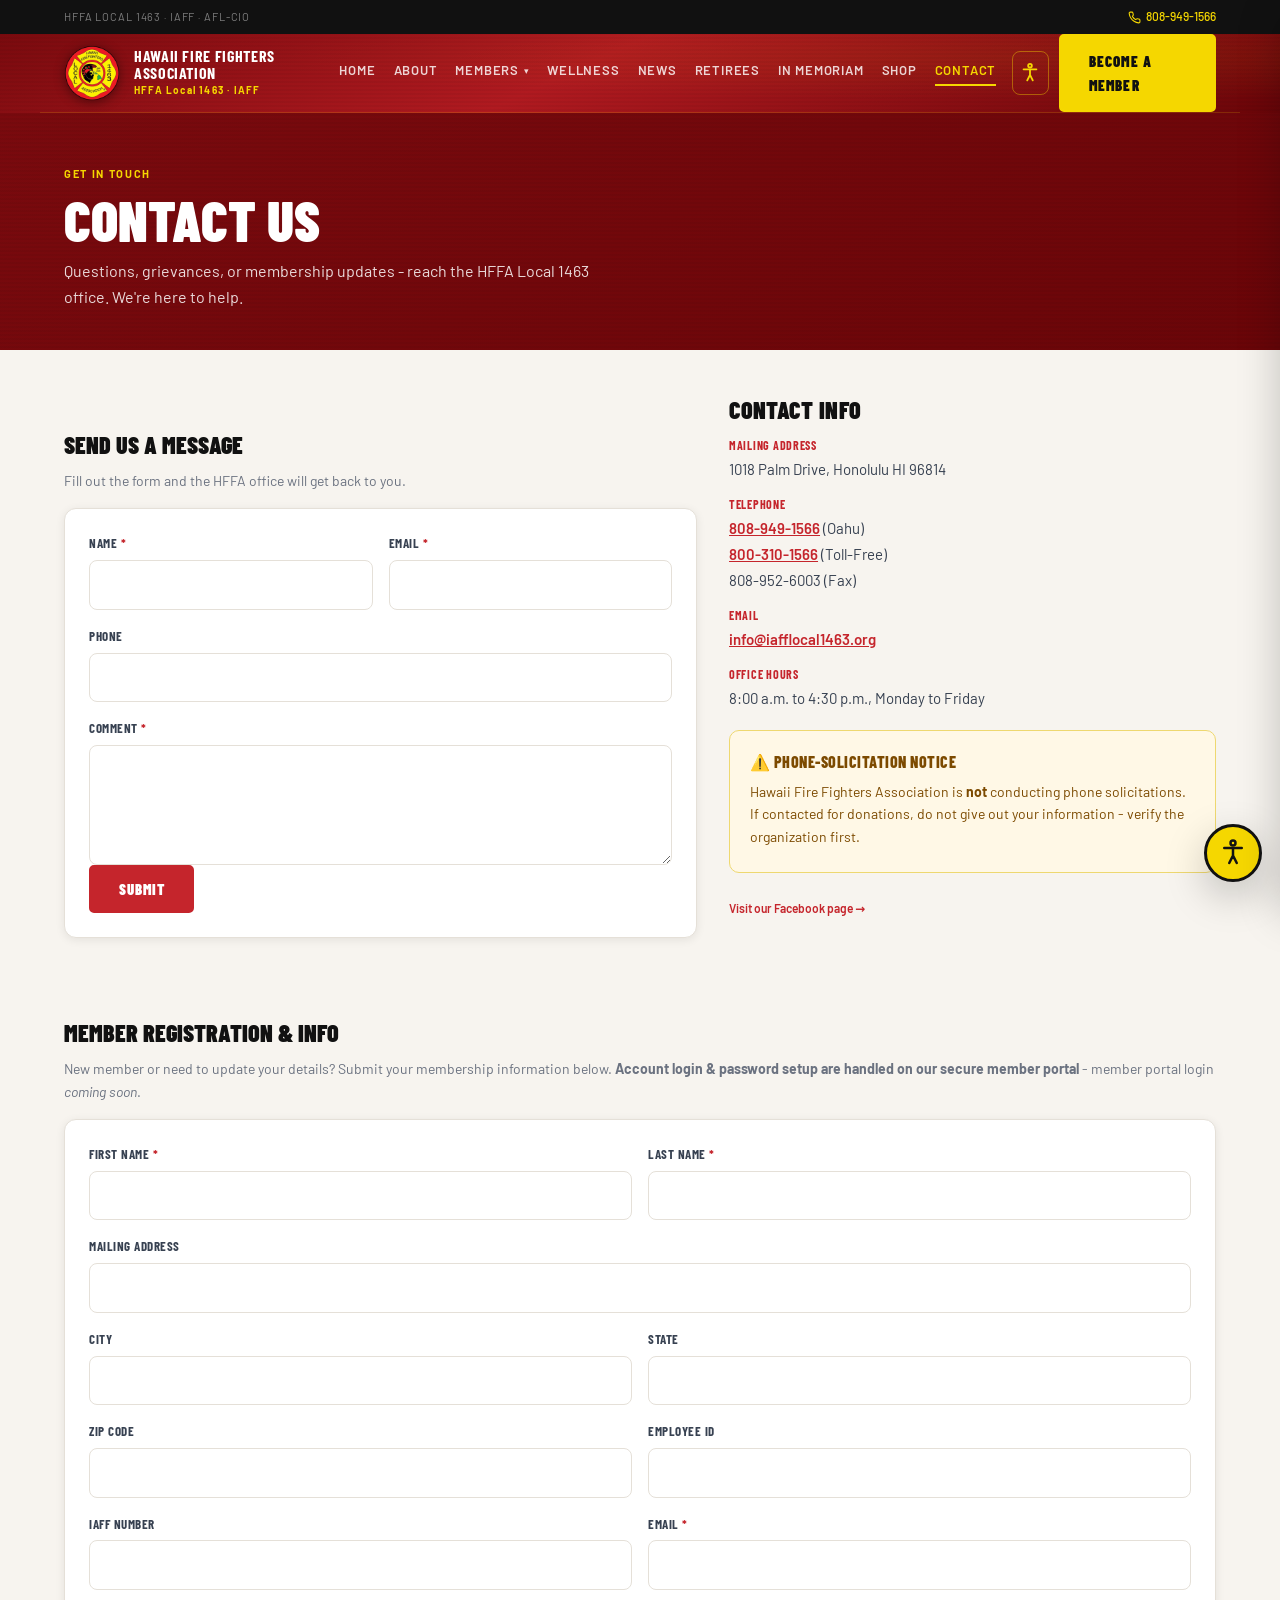
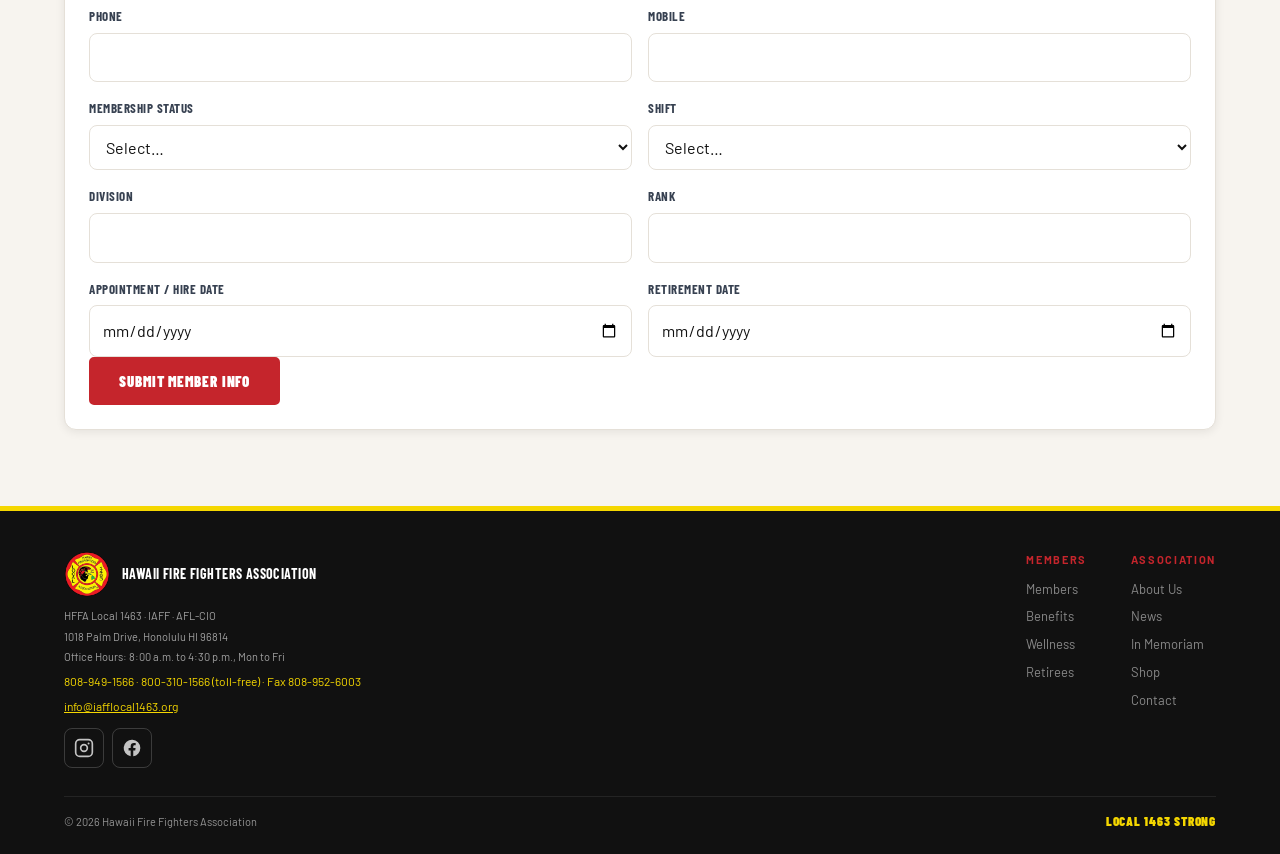
<file: contact.html>
<!doctype html>
<html lang="en">
<head>
<meta charset="UTF-8" />
<meta name="viewport" content="width=device-width, initial-scale=1.0" />
<title>Contact - HFFA Local 1463</title>
<meta name="description" content="Contact HFFA Local 1463: 1018 Palm Drive, Honolulu HI 96814 · 808-949-1566 · info@iafflocal1463.org. Member registration & info." />
<meta name="theme-color" content="#7a0a0e" />
<link rel="preconnect" href="https://fonts.googleapis.com" />
<link rel="preconnect" href="https://fonts.gstatic.com" crossorigin />
<link href="https://fonts.googleapis.com/css2?family=Atkinson+Hyperlegible:ital,wght@0,400;0,700;1,400&family=Barlow+Condensed:wght@500;600;700;800;900&family=Barlow:wght@300;400;500;600;700&display=swap" rel="stylesheet" />
<link rel="stylesheet" href="styles.css" />
</head>
<body>
<a class="skip-link" href="#main">Skip to main content</a>
<svg width="0" height="0" style="position:absolute" aria-hidden="true" focusable="false"><defs><symbol id="i-phone" viewBox="0 0 24 24" fill="none" stroke="currentColor" stroke-width="2" stroke-linecap="round" stroke-linejoin="round"><path d="M22 16.9v3a2 2 0 0 1-2.2 2 19.8 19.8 0 0 1-8.6-3 19.5 19.5 0 0 1-6-6 19.8 19.8 0 0 1-3-8.6A2 2 0 0 1 4.1 2h3a2 2 0 0 1 2 1.7c.1.9.3 1.8.6 2.6a2 2 0 0 1-.5 2.1L8.1 9.9a16 16 0 0 0 6 6l1.5-1.1a2 2 0 0 1 2.1-.5c.8.3 1.7.5 2.6.6a2 2 0 0 1 1.7 2Z"/></symbol><symbol id="i-menu" viewBox="0 0 24 24" fill="none" stroke="currentColor" stroke-width="2.2" stroke-linecap="round"><path d="M4 6h16M4 12h16M4 18h16"/></symbol><symbol id="i-close" viewBox="0 0 24 24" fill="none" stroke="currentColor" stroke-width="2.2" stroke-linecap="round"><path d="M6 6l12 12M18 6 6 18"/></symbol><symbol id="i-a11y" viewBox="0 0 24 24" fill="none" stroke="currentColor" stroke-width="2" stroke-linecap="round" stroke-linejoin="round"><circle cx="12" cy="4" r="2"/><path d="M5 8h14M12 8v6m0 0-3 6m3-6 3 6"/></symbol><symbol id="i-fb" viewBox="0 0 24 24" fill="currentColor"><path d="M22 12a10 10 0 1 0-11.6 9.9v-7H7.9V12h2.5V9.8c0-2.5 1.5-3.9 3.8-3.9 1.1 0 2.2.2 2.2.2v2.5h-1.3c-1.2 0-1.6.8-1.6 1.6V12h2.8l-.4 2.9h-2.4v7A10 10 0 0 0 22 12Z"/></symbol><symbol id="i-ig" viewBox="0 0 24 24" fill="none" stroke="currentColor" stroke-width="2"><rect x="2" y="2" width="20" height="20" rx="5"/><circle cx="12" cy="12" r="4"/><circle cx="17.5" cy="6.5" r="1.2" fill="currentColor" stroke="none"/></symbol></defs></svg>
<div class="util"><div class="wrap"><span class="util-left">HFFA Local 1463 · IAFF · AFL-CIO</span><div class="util-right"><a class="util-phone" href="tel:+18089491566"><svg aria-hidden="true"><use href="#i-phone"/></svg> 808-949-1566</a></div></div></div>
<header class="masthead-bar"><nav class="wrap topnav" aria-label="Primary"><a class="logo-link" href="index.html" aria-label="HFFA Local 1463 home"><img class="logo-badge" src="logo.png" alt="HFFA Local 1463 Maltese cross emblem" /><span class="logo-text"><strong>Hawaii Fire Fighters Association</strong><span>HFFA Local 1463 · IAFF</span></span></a><div class="nav-desktop"><a class="nav-link" href="index.html">Home</a><a class="nav-link" href="about.html">About</a><div class="nav-item has-dropdown"><a class="nav-link" href="members.html" aria-haspopup="true">Members <span class="caret" aria-hidden="true">▾</span></a><ul class="dropdown" aria-label="Members submenu"><li><a href="benefits.html">Benefits</a></li><li><a href="members.html#shift-calendar">Shift Calendar</a></li><li><a href="members.html#cba-documents">CBA Documents</a></li><li><a href="members.html#file-a-grievance">File a Grievance</a></li></ul></div><a class="nav-link" href="wellness.html">Wellness</a><a class="nav-link" href="news.html">News</a><a class="nav-link" href="retirees.html">Retirees</a><a class="nav-link" href="in-memoriam.html">In Memoriam</a><a class="nav-link" href="shop.html">Shop</a><a class="nav-link" href="contact.html" aria-current="page">Contact</a></div><div class="nav-actions"><button type="button" class="icon-btn" id="a11yOpen" aria-label="Open accessibility settings" aria-haspopup="dialog"><svg aria-hidden="true"><use href="#i-a11y"/></svg></button><a class="btn btn-gold nav-desktop-cta" href="contact.html#register">Become a Member</a><button type="button" class="icon-btn nav-toggle" id="navToggle" aria-label="Open menu" aria-expanded="false" aria-controls="mobileNav"><svg aria-hidden="true"><use href="#i-menu"/></svg></button></div></nav></header>
<div class="mobile-overlay" id="mobileOverlay" hidden></div><nav class="mobile-nav" id="mobileNav" hidden aria-label="Mobile navigation"><div class="mn-head"><strong>HFFA 1463</strong><button type="button" class="icon-btn" id="navClose" aria-label="Close menu"><svg aria-hidden="true"><use href="#i-close"/></svg></button></div><a class="nav-link" href="index.html">Home</a><a class="nav-link" href="about.html">About</a><a class="nav-link" href="members.html">Members</a><a class="nav-link nav-sub" href="benefits.html">Benefits</a><a class="nav-link nav-sub" href="members.html#shift-calendar">Shift Calendar</a><a class="nav-link nav-sub" href="members.html#cba-documents">CBA Documents</a><a class="nav-link nav-sub" href="members.html#file-a-grievance">File a Grievance</a><a class="nav-link" href="wellness.html">Wellness</a><a class="nav-link" href="news.html">News</a><a class="nav-link" href="retirees.html">Retirees</a><a class="nav-link" href="in-memoriam.html">In Memoriam</a><a class="nav-link" href="shop.html">Shop</a><a class="nav-link" href="contact.html">Contact</a><a class="btn btn-gold" href="contact.html#register">Become a Member</a></nav>
<main id="main">
<section class="page-hero"><div class="wrap"><span class="label">Get in Touch</span>
<h1>Contact Us</h1><p>Questions, grievances, or membership updates - reach the HFFA Local 1463 office. We're here to help.</p></div></section>

<div class="wrap content">
  <div class="contact-grid">
    <div>
      <div class="form-section">
        <h2>Send Us a Message</h2>
        <p class="sub">Fill out the form and the HFFA office will get back to you.</p>
        <form class="form" name="contact" method="POST" data-netlify="true" netlify-honeypot="bot-field" action="/thanks.html">
          <input type="hidden" name="form-name" value="contact" />
          <p class="hp"><label>Don't fill this out if you're human: <input name="bot-field" /></label></p>
          <div class="row two">
            <div class="field"><label for="c-name">Name <span class="req" aria-hidden="true">*</span></label>
              <input id="c-name" name="name" type="text" required autocomplete="name" />
              <span class="error" role="alert">Please enter your name.</span></div>
            <div class="field"><label for="c-email">Email <span class="req" aria-hidden="true">*</span></label>
              <input id="c-email" name="email" type="email" required autocomplete="email" />
              <span class="error" role="alert">Please enter a valid email address.</span></div>
          </div>
          <div class="row"><div class="field"><label for="c-phone">Phone</label>
            <input id="c-phone" name="phone" type="tel" autocomplete="tel" /></div></div>
          <div class="row"><div class="field"><label for="c-msg">Comment <span class="req" aria-hidden="true">*</span></label>
            <textarea id="c-msg" name="comment" required></textarea>
            <span class="error" role="alert">Please enter a message.</span></div></div>
          <button type="submit" class="btn btn-red">Submit</button>
          <p class="form-status" role="status" aria-live="polite"></p>
        </form>
      </div>
    </div>

    <aside aria-labelledby="cinfo-h">
      <h2 class="hl" id="cinfo-h" style="font-size:24px;margin-bottom:10px">Contact Info</h2>
      <dl class="contact-info">
        <dt>Mailing Address</dt><dd>1018 Palm Drive, Honolulu HI 96814</dd>
        <dt>Telephone</dt>
        <dd><a href="tel:+18089491566">808-949-1566</a> (Oahu)</dd>
        <dd><a href="tel:+18003101566">800-310-1566</a> (Toll-Free)</dd>
        <dd>808-952-6003 (Fax)</dd>
        <dt>Email</dt><dd><a href="mailto:info@iafflocal1463.org">info@iafflocal1463.org</a></dd>
        <dt>Office Hours</dt><dd>8:00 a.m. to 4:30 p.m., Monday to Friday</dd>
      </dl>
      <div class="callout callout-gold" style="margin-top:20px">
        <h3>⚠️ Phone-Solicitation Notice</h3>
        <p>Hawaii Fire Fighters Association is <strong>not</strong> conducting phone solicitations. If contacted for donations, do not give out your information - verify the organization first.</p>
      </div>
      <p style="margin-top:16px"><a class="card-link" href="https://www.facebook.com/HFFA1463" target="_blank" rel="noopener">Visit our Facebook page →</a></p>
    </aside>
  </div>

  <div class="form-section" id="register" style="margin-top:48px">
    <span class="red-bar" aria-hidden="true"></span>
    <h2>Member Registration &amp; Info</h2>
    <p class="sub">New member or need to update your details? Submit your membership information below. <strong>Account login &amp; password setup are handled on our secure member portal</strong> - member portal login <em>coming soon</em>.</p>
    <form class="form" name="membership-info" method="POST" data-netlify="true" netlify-honeypot="bot-field" action="/thanks.html" style="max-width:100%">
      <input type="hidden" name="form-name" value="membership-info" />
      <p class="hp"><label>Don't fill this out if you're human: <input name="bot-field" /></label></p>
      <div class="row two">
        <div class="field"><label for="m-first">First Name <span class="req" aria-hidden="true">*</span></label><input id="m-first" name="first-name" type="text" required autocomplete="given-name" /><span class="error" role="alert">Required.</span></div>
        <div class="field"><label for="m-last">Last Name <span class="req" aria-hidden="true">*</span></label><input id="m-last" name="last-name" type="text" required autocomplete="family-name" /><span class="error" role="alert">Required.</span></div>
      </div>
      <div class="row"><div class="field"><label for="m-addr">Mailing Address</label><input id="m-addr" name="mailing-address" type="text" autocomplete="street-address" /></div></div>
      <div class="row two">
        <div class="field"><label for="m-city">City</label><input id="m-city" name="city" type="text" autocomplete="address-level2" /></div>
        <div class="field"><label for="m-state">State</label><input id="m-state" name="state" type="text" autocomplete="address-level1" /></div>
      </div>
      <div class="row two">
        <div class="field"><label for="m-zip">Zip Code</label><input id="m-zip" name="zip" type="text" inputmode="numeric" autocomplete="postal-code" /></div>
        <div class="field"><label for="m-empid">Employee ID</label><input id="m-empid" name="employee-id" type="text" /></div>
      </div>
      <div class="row two">
        <div class="field"><label for="m-iaff">IAFF Number</label><input id="m-iaff" name="iaff-number" type="text" /></div>
        <div class="field"><label for="m-email">Email <span class="req" aria-hidden="true">*</span></label><input id="m-email" name="email" type="email" required autocomplete="email" /><span class="error" role="alert">Valid email required.</span></div>
      </div>
      <div class="row two">
        <div class="field"><label for="m-phone">Phone</label><input id="m-phone" name="phone" type="tel" autocomplete="tel" /></div>
        <div class="field"><label for="m-mobile">Mobile</label><input id="m-mobile" name="mobile" type="tel" /></div>
      </div>
      <div class="row two">
        <div class="field"><label for="m-status">Membership Status</label>
          <select id="m-status" name="membership-status"><option value="">Select…</option><option>Active Duty</option><option>Retired</option><option>Other</option></select></div>
        <div class="field"><label for="m-shift">Shift</label>
          <select id="m-shift" name="shift"><option value="">Select…</option><option>1st Platoon</option><option>2nd Platoon</option><option>3rd Platoon</option><option>Day Staff</option></select></div>
      </div>
      <div class="row two">
        <div class="field"><label for="m-div">Division</label><input id="m-div" name="division" type="text" /></div>
        <div class="field"><label for="m-rank">Rank</label><input id="m-rank" name="rank" type="text" /></div>
      </div>
      <div class="row two">
        <div class="field"><label for="m-hire">Appointment / Hire Date</label><input id="m-hire" name="hire-date" type="date" /></div>
        <div class="field"><label for="m-ret">Retirement Date</label><input id="m-ret" name="retirement-date" type="date" /></div>
      </div>
      <button type="submit" class="btn btn-red">Submit Member Info</button>
      <p class="form-status" role="status" aria-live="polite"></p>
    </form>
  </div>
</div>
</main>
<footer id="footer"><div class="wrap"><div class="footer-top"><div class="footer-brand"><div class="logo-row"><img src="logo.png" alt="HFFA Local 1463" /><strong>Hawaii Fire Fighters Association</strong></div><div class="meta">HFFA Local 1463 · IAFF · AFL-CIO</div><div class="meta">1018 Palm Drive, Honolulu HI 96814</div><div class="meta">Office Hours: 8:00 a.m. to 4:30 p.m., Mon to Fri</div><div class="phone">808-949-1566 · 800-310-1566 (toll-free) · Fax 808-952-6003</div><div class="phone"><a href="mailto:info@iafflocal1463.org" style="color:var(--gold)">info@iafflocal1463.org</a></div><div class="social-row" aria-label="HFFA on social media"><a href="https://www.instagram.com/hffa1463/" target="_blank" rel="noopener" aria-label="HFFA on Instagram"><svg aria-hidden="true"><use href="#i-ig"/></svg></a><a href="https://www.facebook.com/HFFA1463" target="_blank" rel="noopener" aria-label="HFFA on Facebook"><svg aria-hidden="true"><use href="#i-fb"/></svg></a></div></div><div class="footer-cols"><div class="footer-col"><span class="label">Members</span><a href="members.html">Members</a><a href="benefits.html">Benefits</a><a href="wellness.html">Wellness</a><a href="retirees.html">Retirees</a></div><div class="footer-col"><span class="label">Association</span><a href="about.html">About Us</a><a href="news.html">News</a><a href="in-memoriam.html">In Memoriam</a><a href="shop.html">Shop</a><a href="contact.html">Contact</a></div></div></div><div class="footer-bottom"><span class="copy">© <span id="yr">2026</span> Hawaii Fire Fighters Association</span><span class="strong-tag">Local 1463 Strong</span></div></div></footer>

<button type="button" class="a11y-fab" id="a11yFab" aria-label="Open accessibility settings" aria-haspopup="dialog" aria-controls="a11yPanel"><svg aria-hidden="true"><use href="#i-a11y"/></svg></button>
<div class="a11y-overlay" id="a11yOverlay"></div>
<div class="a11y-panel" id="a11yPanel" role="dialog" aria-modal="true" aria-labelledby="a11yTitle" hidden>
  <div class="a11y-header">
    <h2 id="a11yTitle"><svg aria-hidden="true"><use href="#i-a11y"/></svg> Accessibility</h2>
    <button type="button" class="a11y-close" id="a11yClose" aria-label="Close accessibility settings"><svg aria-hidden="true"><use href="#i-close"/></svg></button>
  </div>
  <div class="a11y-body">
    <div class="a11y-group">
      <h3>Text Size</h3>
      <div class="seg" role="group" aria-label="Text size">
        <button type="button" class="s1 textsize" data-size="100" aria-pressed="true">A</button>
        <button type="button" class="s2 textsize" data-size="112" aria-pressed="false">A</button>
        <button type="button" class="s3 textsize" data-size="125" aria-pressed="false">A</button>
        <button type="button" class="s4 textsize" data-size="140" aria-pressed="false">A</button>
      </div>
    </div>
    <div class="a11y-group">
      <h3>Display &amp; Reading</h3>
      <div class="toggle-row"><span class="toggle-label"><b>High contrast</b><span>Maximum contrast colors</span></span>
        <label class="switch"><input type="checkbox" id="tHc" aria-label="High contrast mode"><span class="track" aria-hidden="true"></span><span class="thumb" aria-hidden="true"></span></label></div>
      <div class="toggle-row"><span class="toggle-label"><b>Readable font</b><span>Atkinson Hyperlegible + spacing</span></span>
        <label class="switch"><input type="checkbox" id="tReadable" aria-label="Readable font"><span class="track" aria-hidden="true"></span><span class="thumb" aria-hidden="true"></span></label></div>
      <div class="toggle-row"><span class="toggle-label"><b>Reduce motion</b><span>Pause animations &amp; transitions</span></span>
        <label class="switch"><input type="checkbox" id="tMotion" aria-label="Reduce motion"><span class="track" aria-hidden="true"></span><span class="thumb" aria-hidden="true"></span></label></div>
      <div class="toggle-row"><span class="toggle-label"><b>Underline links</b><span>Underline every hyperlink</span></span>
        <label class="switch"><input type="checkbox" id="tUnderline" aria-label="Underline links"><span class="track" aria-hidden="true"></span><span class="thumb" aria-hidden="true"></span></label></div>
    </div>
  </div>
  <div class="a11y-footer">
    <button type="button" class="a11y-reset" id="a11yReset">Reset all</button>
    <button type="button" class="a11y-done" id="a11yDone">Done</button>
  </div>
</div>
<div aria-live="polite" aria-atomic="true" class="sr-only" id="liveRegion"></div>
<script src="site.js" defer></script>
</body>
</html>
</file>
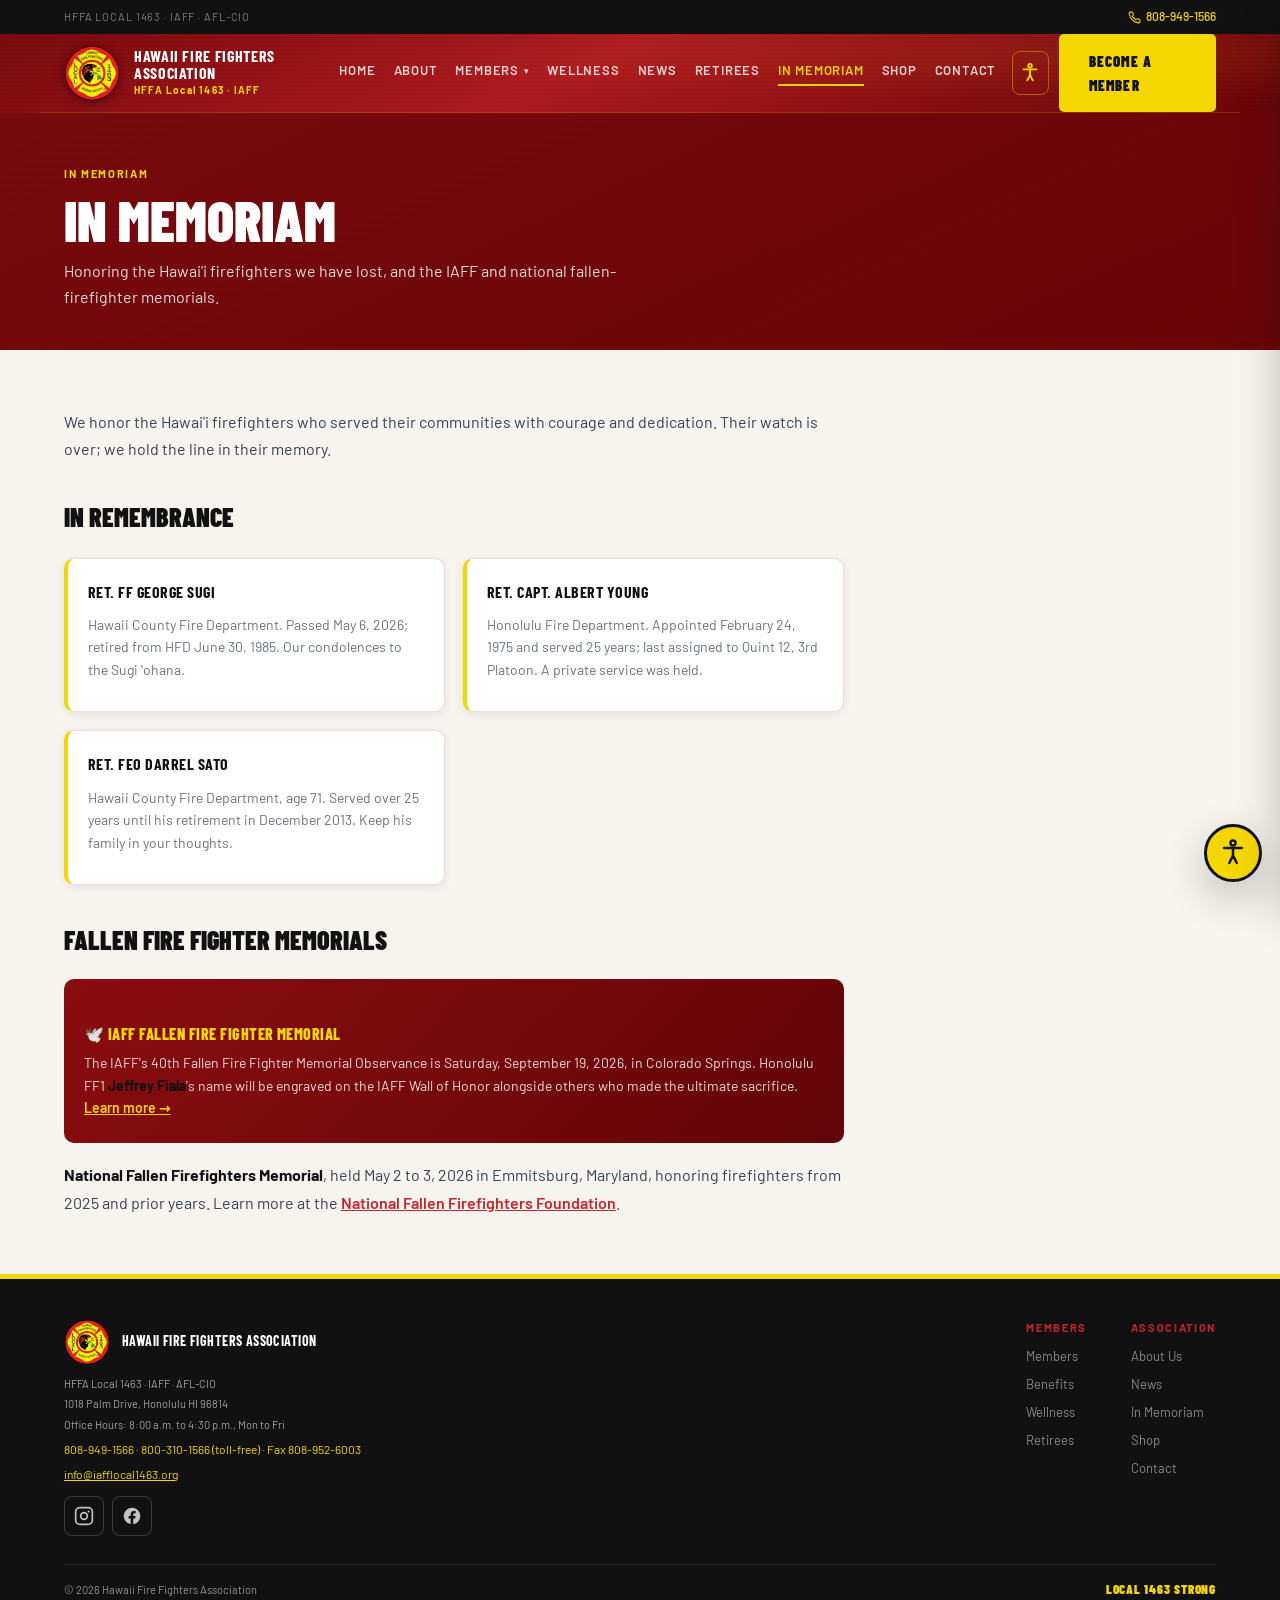
<file: in-memoriam.html>
<!doctype html>
<html lang="en">
<head>
<meta charset="UTF-8" />
<meta name="viewport" content="width=device-width, initial-scale=1.0" />
<title>In Memoriam - HFFA Local 1463</title>
<meta name="description" content="Honoring the Hawai'i firefighters we have lost, and the IAFF and national fallen-firefighter memorials." />
<meta name="theme-color" content="#7a0a0e" />
<link rel="preconnect" href="https://fonts.googleapis.com" />
<link rel="preconnect" href="https://fonts.gstatic.com" crossorigin />
<link href="https://fonts.googleapis.com/css2?family=Atkinson+Hyperlegible:ital,wght@0,400;0,700;1,400&family=Barlow+Condensed:wght@500;600;700;800;900&family=Barlow:wght@300;400;500;600;700&display=swap" rel="stylesheet" />
<link rel="stylesheet" href="styles.css" />
</head>
<body>
<a class="skip-link" href="#main">Skip to main content</a>
<svg width="0" height="0" style="position:absolute" aria-hidden="true" focusable="false"><defs><symbol id="i-phone" viewBox="0 0 24 24" fill="none" stroke="currentColor" stroke-width="2" stroke-linecap="round" stroke-linejoin="round"><path d="M22 16.9v3a2 2 0 0 1-2.2 2 19.8 19.8 0 0 1-8.6-3 19.5 19.5 0 0 1-6-6 19.8 19.8 0 0 1-3-8.6A2 2 0 0 1 4.1 2h3a2 2 0 0 1 2 1.7c.1.9.3 1.8.6 2.6a2 2 0 0 1-.5 2.1L8.1 9.9a16 16 0 0 0 6 6l1.5-1.1a2 2 0 0 1 2.1-.5c.8.3 1.7.5 2.6.6a2 2 0 0 1 1.7 2Z"/></symbol><symbol id="i-menu" viewBox="0 0 24 24" fill="none" stroke="currentColor" stroke-width="2.2" stroke-linecap="round"><path d="M4 6h16M4 12h16M4 18h16"/></symbol><symbol id="i-close" viewBox="0 0 24 24" fill="none" stroke="currentColor" stroke-width="2.2" stroke-linecap="round"><path d="M6 6l12 12M18 6 6 18"/></symbol><symbol id="i-a11y" viewBox="0 0 24 24" fill="none" stroke="currentColor" stroke-width="2" stroke-linecap="round" stroke-linejoin="round"><circle cx="12" cy="4" r="2"/><path d="M5 8h14M12 8v6m0 0-3 6m3-6 3 6"/></symbol><symbol id="i-fb" viewBox="0 0 24 24" fill="currentColor"><path d="M22 12a10 10 0 1 0-11.6 9.9v-7H7.9V12h2.5V9.8c0-2.5 1.5-3.9 3.8-3.9 1.1 0 2.2.2 2.2.2v2.5h-1.3c-1.2 0-1.6.8-1.6 1.6V12h2.8l-.4 2.9h-2.4v7A10 10 0 0 0 22 12Z"/></symbol><symbol id="i-ig" viewBox="0 0 24 24" fill="none" stroke="currentColor" stroke-width="2"><rect x="2" y="2" width="20" height="20" rx="5"/><circle cx="12" cy="12" r="4"/><circle cx="17.5" cy="6.5" r="1.2" fill="currentColor" stroke="none"/></symbol></defs></svg>
<div class="util"><div class="wrap"><span class="util-left">HFFA Local 1463 · IAFF · AFL-CIO</span><div class="util-right"><a class="util-phone" href="tel:+18089491566"><svg aria-hidden="true"><use href="#i-phone"/></svg> 808-949-1566</a></div></div></div>
<header class="masthead-bar"><nav class="wrap topnav" aria-label="Primary"><a class="logo-link" href="index.html" aria-label="HFFA Local 1463 home"><img class="logo-badge" src="logo.png" alt="HFFA Local 1463 Maltese cross emblem" /><span class="logo-text"><strong>Hawaii Fire Fighters Association</strong><span>HFFA Local 1463 · IAFF</span></span></a><div class="nav-desktop"><a class="nav-link" href="index.html">Home</a><a class="nav-link" href="about.html">About</a><div class="nav-item has-dropdown"><a class="nav-link" href="members.html" aria-haspopup="true">Members <span class="caret" aria-hidden="true">▾</span></a><ul class="dropdown" aria-label="Members submenu"><li><a href="benefits.html">Benefits</a></li><li><a href="members.html#shift-calendar">Shift Calendar</a></li><li><a href="members.html#cba-documents">CBA Documents</a></li><li><a href="members.html#file-a-grievance">File a Grievance</a></li></ul></div><a class="nav-link" href="wellness.html">Wellness</a><a class="nav-link" href="news.html">News</a><a class="nav-link" href="retirees.html">Retirees</a><a class="nav-link" href="in-memoriam.html" aria-current="page">In Memoriam</a><a class="nav-link" href="shop.html">Shop</a><a class="nav-link" href="contact.html">Contact</a></div><div class="nav-actions"><button type="button" class="icon-btn" id="a11yOpen" aria-label="Open accessibility settings" aria-haspopup="dialog"><svg aria-hidden="true"><use href="#i-a11y"/></svg></button><a class="btn btn-gold nav-desktop-cta" href="contact.html#register">Become a Member</a><button type="button" class="icon-btn nav-toggle" id="navToggle" aria-label="Open menu" aria-expanded="false" aria-controls="mobileNav"><svg aria-hidden="true"><use href="#i-menu"/></svg></button></div></nav></header>
<div class="mobile-overlay" id="mobileOverlay" hidden></div><nav class="mobile-nav" id="mobileNav" hidden aria-label="Mobile navigation"><div class="mn-head"><strong>HFFA 1463</strong><button type="button" class="icon-btn" id="navClose" aria-label="Close menu"><svg aria-hidden="true"><use href="#i-close"/></svg></button></div><a class="nav-link" href="index.html">Home</a><a class="nav-link" href="about.html">About</a><a class="nav-link" href="members.html">Members</a><a class="nav-link nav-sub" href="benefits.html">Benefits</a><a class="nav-link nav-sub" href="members.html#shift-calendar">Shift Calendar</a><a class="nav-link nav-sub" href="members.html#cba-documents">CBA Documents</a><a class="nav-link nav-sub" href="members.html#file-a-grievance">File a Grievance</a><a class="nav-link" href="wellness.html">Wellness</a><a class="nav-link" href="news.html">News</a><a class="nav-link" href="retirees.html">Retirees</a><a class="nav-link" href="in-memoriam.html">In Memoriam</a><a class="nav-link" href="shop.html">Shop</a><a class="nav-link" href="contact.html">Contact</a><a class="btn btn-gold" href="contact.html#register">Become a Member</a></nav>
<main id="main">
<section class="page-hero"><div class="wrap"><span class="label">In Memoriam</span><h1>In Memoriam</h1><p>Honoring the Hawai'i firefighters we have lost, and the IAFF and national fallen-firefighter memorials.</p></div></section>
<div class="wrap content"><div class="prose">
<p>We honor the Hawai'i firefighters who served their communities with courage and dedication. Their watch is over; we hold the line in their memory.</p>

<h2>In Remembrance</h2>
<div class="info-grid">
  <div class="info-card"><h3>Ret. FF George Sugi</h3><p>Hawaii County Fire Department. Passed May 6, 2026; retired from HFD June 30, 1985. Our condolences to the Sugi ʻohana.</p></div>
  <div class="info-card"><h3>Ret. Capt. Albert Young</h3><p>Honolulu Fire Department. Appointed February 24, 1975 and served 25 years; last assigned to Quint 12, 3rd Platoon. A private service was held.</p></div>
  <div class="info-card"><h3>Ret. FEO Darrel Sato</h3><p>Hawaii County Fire Department, age 71. Served over 25 years until his retirement in December 2013. Keep his family in your thoughts.</p></div>
</div>

<h2>Fallen Fire Fighter Memorials</h2>
<div class="callout callout-red">
  <h3>🕊️ IAFF Fallen Fire Fighter Memorial</h3>
  <p>The IAFF's 40th Fallen Fire Fighter Memorial Observance is Saturday, September 19, 2026, in Colorado Springs. Honolulu FF1 <strong>Jeffrey Fiala</strong>'s name will be engraved on the IAFF Wall of Honor alongside others who made the ultimate sacrifice. <a href="https://www.iaff.org" target="_blank" rel="noopener">Learn more →</a></p>
</div>
<p><strong>National Fallen Firefighters Memorial</strong>, held May 2 to 3, 2026 in Emmitsburg, Maryland, honoring firefighters from 2025 and prior years. Learn more at the <a href="https://www.firehero.org" target="_blank" rel="noopener">National Fallen Firefighters Foundation</a>.</p>
</div></div>
</main>
<footer id="footer"><div class="wrap"><div class="footer-top"><div class="footer-brand"><div class="logo-row"><img src="logo.png" alt="HFFA Local 1463" /><strong>Hawaii Fire Fighters Association</strong></div><div class="meta">HFFA Local 1463 · IAFF · AFL-CIO</div><div class="meta">1018 Palm Drive, Honolulu HI 96814</div><div class="meta">Office Hours: 8:00 a.m. to 4:30 p.m., Mon to Fri</div><div class="phone">808-949-1566 · 800-310-1566 (toll-free) · Fax 808-952-6003</div><div class="phone"><a href="mailto:info@iafflocal1463.org" style="color:var(--gold)">info@iafflocal1463.org</a></div><div class="social-row" aria-label="HFFA on social media"><a href="https://www.instagram.com/hffa1463/" target="_blank" rel="noopener" aria-label="HFFA on Instagram"><svg aria-hidden="true"><use href="#i-ig"/></svg></a><a href="https://www.facebook.com/HFFA1463" target="_blank" rel="noopener" aria-label="HFFA on Facebook"><svg aria-hidden="true"><use href="#i-fb"/></svg></a></div></div><div class="footer-cols"><div class="footer-col"><span class="label">Members</span><a href="members.html">Members</a><a href="benefits.html">Benefits</a><a href="wellness.html">Wellness</a><a href="retirees.html">Retirees</a></div><div class="footer-col"><span class="label">Association</span><a href="about.html">About Us</a><a href="news.html">News</a><a href="in-memoriam.html">In Memoriam</a><a href="shop.html">Shop</a><a href="contact.html">Contact</a></div></div></div><div class="footer-bottom"><span class="copy">© <span id="yr">2026</span> Hawaii Fire Fighters Association</span><span class="strong-tag">Local 1463 Strong</span></div></div></footer>

<button type="button" class="a11y-fab" id="a11yFab" aria-label="Open accessibility settings" aria-haspopup="dialog" aria-controls="a11yPanel"><svg aria-hidden="true"><use href="#i-a11y"/></svg></button>
<div class="a11y-overlay" id="a11yOverlay"></div>
<div class="a11y-panel" id="a11yPanel" role="dialog" aria-modal="true" aria-labelledby="a11yTitle" hidden>
  <div class="a11y-header">
    <h2 id="a11yTitle"><svg aria-hidden="true"><use href="#i-a11y"/></svg> Accessibility</h2>
    <button type="button" class="a11y-close" id="a11yClose" aria-label="Close accessibility settings"><svg aria-hidden="true"><use href="#i-close"/></svg></button>
  </div>
  <div class="a11y-body">
    <div class="a11y-group">
      <h3>Text Size</h3>
      <div class="seg" role="group" aria-label="Text size">
        <button type="button" class="s1 textsize" data-size="100" aria-pressed="true">A</button>
        <button type="button" class="s2 textsize" data-size="112" aria-pressed="false">A</button>
        <button type="button" class="s3 textsize" data-size="125" aria-pressed="false">A</button>
        <button type="button" class="s4 textsize" data-size="140" aria-pressed="false">A</button>
      </div>
    </div>
    <div class="a11y-group">
      <h3>Display &amp; Reading</h3>
      <div class="toggle-row"><span class="toggle-label"><b>High contrast</b><span>Maximum contrast colors</span></span>
        <label class="switch"><input type="checkbox" id="tHc" aria-label="High contrast mode"><span class="track" aria-hidden="true"></span><span class="thumb" aria-hidden="true"></span></label></div>
      <div class="toggle-row"><span class="toggle-label"><b>Readable font</b><span>Atkinson Hyperlegible + spacing</span></span>
        <label class="switch"><input type="checkbox" id="tReadable" aria-label="Readable font"><span class="track" aria-hidden="true"></span><span class="thumb" aria-hidden="true"></span></label></div>
      <div class="toggle-row"><span class="toggle-label"><b>Reduce motion</b><span>Pause animations &amp; transitions</span></span>
        <label class="switch"><input type="checkbox" id="tMotion" aria-label="Reduce motion"><span class="track" aria-hidden="true"></span><span class="thumb" aria-hidden="true"></span></label></div>
      <div class="toggle-row"><span class="toggle-label"><b>Underline links</b><span>Underline every hyperlink</span></span>
        <label class="switch"><input type="checkbox" id="tUnderline" aria-label="Underline links"><span class="track" aria-hidden="true"></span><span class="thumb" aria-hidden="true"></span></label></div>
    </div>
  </div>
  <div class="a11y-footer">
    <button type="button" class="a11y-reset" id="a11yReset">Reset all</button>
    <button type="button" class="a11y-done" id="a11yDone">Done</button>
  </div>
</div>
<div aria-live="polite" aria-atomic="true" class="sr-only" id="liveRegion"></div>
<script src="site.js" defer></script>
</body>
</html>
</file>
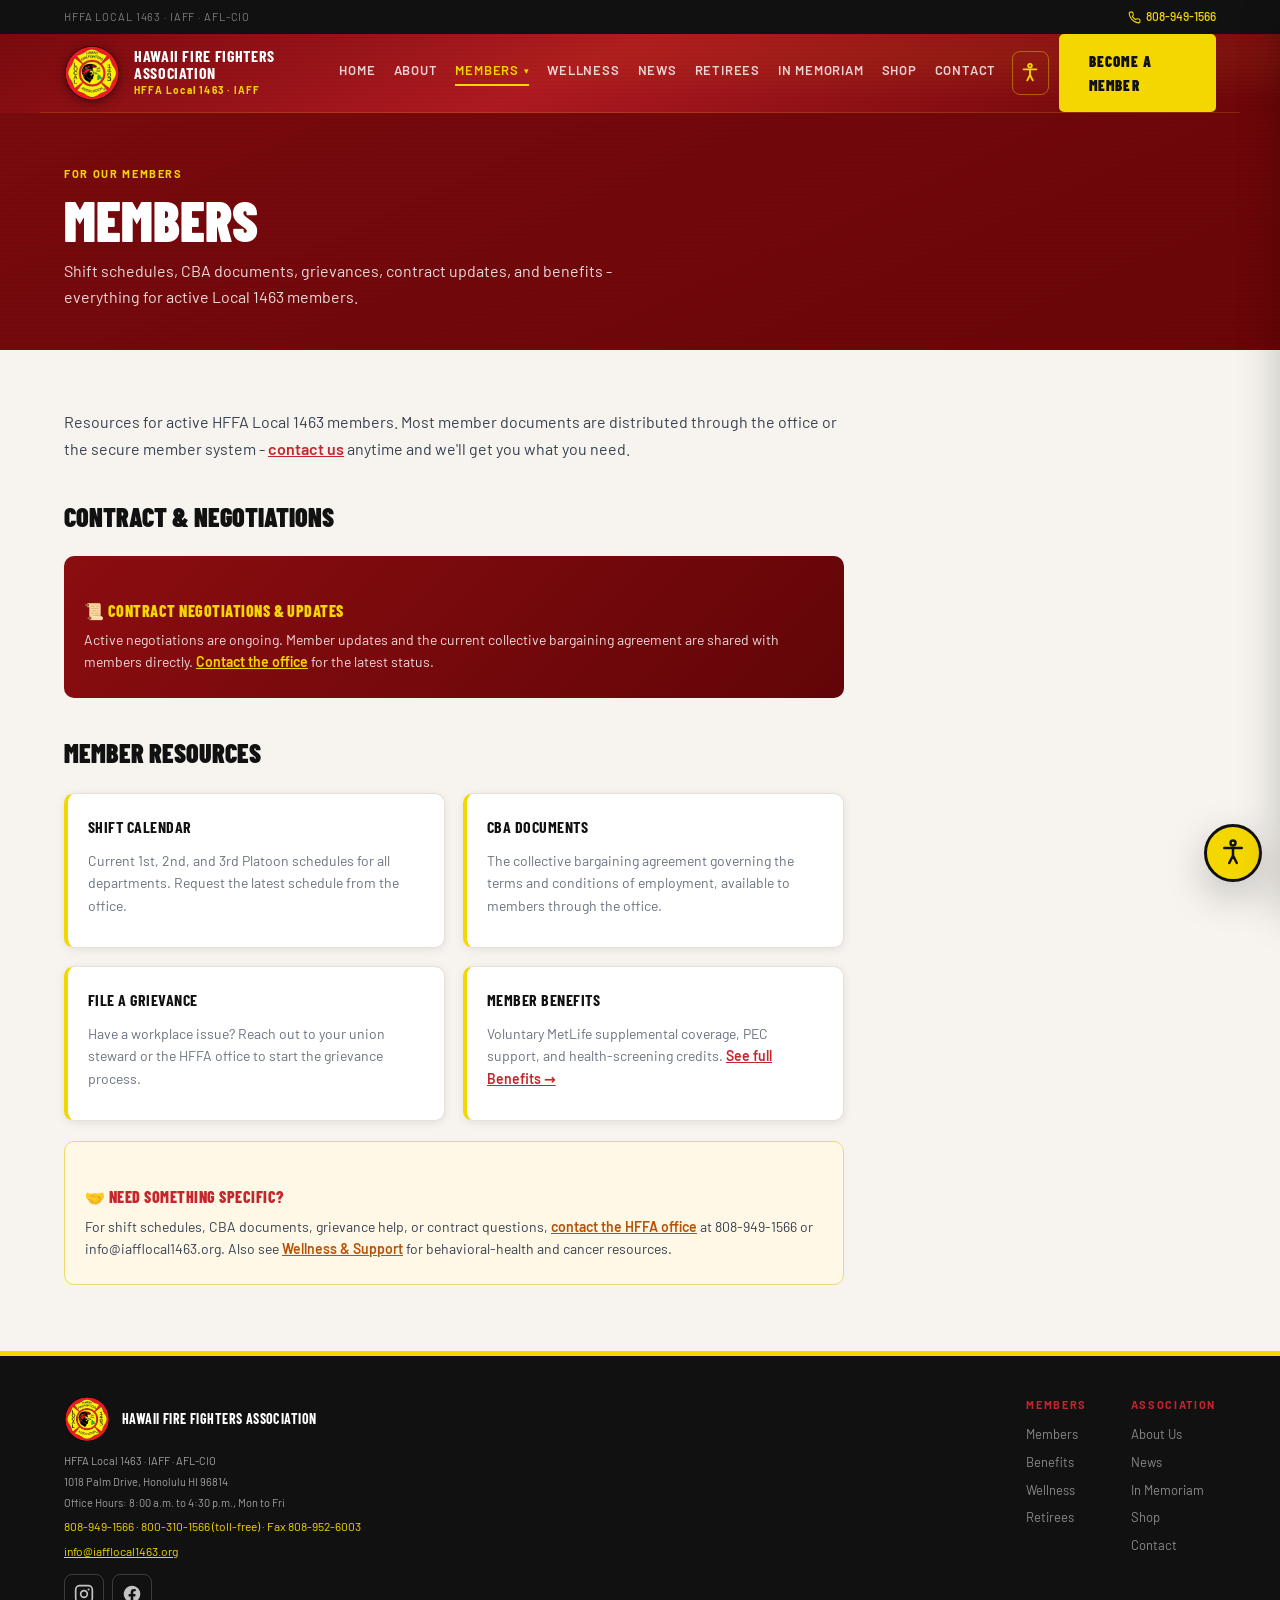
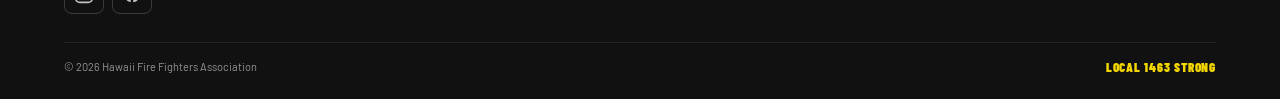
<file: members.html>
<!doctype html>
<html lang="en">
<head>
<meta charset="UTF-8" />
<meta name="viewport" content="width=device-width, initial-scale=1.0" />
<title>Members - HFFA Local 1463</title>
<meta name="description" content="Member resources for HFFA Local 1463: shift calendar, CBA documents, grievances, contract updates, and benefits." />
<meta name="theme-color" content="#7a0a0e" />
<link rel="preconnect" href="https://fonts.googleapis.com" />
<link rel="preconnect" href="https://fonts.gstatic.com" crossorigin />
<link href="https://fonts.googleapis.com/css2?family=Atkinson+Hyperlegible:ital,wght@0,400;0,700;1,400&family=Barlow+Condensed:wght@500;600;700;800;900&family=Barlow:wght@300;400;500;600;700&display=swap" rel="stylesheet" />
<link rel="stylesheet" href="styles.css" />
</head>
<body>
<a class="skip-link" href="#main">Skip to main content</a>
<svg width="0" height="0" style="position:absolute" aria-hidden="true" focusable="false"><defs><symbol id="i-phone" viewBox="0 0 24 24" fill="none" stroke="currentColor" stroke-width="2" stroke-linecap="round" stroke-linejoin="round"><path d="M22 16.9v3a2 2 0 0 1-2.2 2 19.8 19.8 0 0 1-8.6-3 19.5 19.5 0 0 1-6-6 19.8 19.8 0 0 1-3-8.6A2 2 0 0 1 4.1 2h3a2 2 0 0 1 2 1.7c.1.9.3 1.8.6 2.6a2 2 0 0 1-.5 2.1L8.1 9.9a16 16 0 0 0 6 6l1.5-1.1a2 2 0 0 1 2.1-.5c.8.3 1.7.5 2.6.6a2 2 0 0 1 1.7 2Z"/></symbol><symbol id="i-menu" viewBox="0 0 24 24" fill="none" stroke="currentColor" stroke-width="2.2" stroke-linecap="round"><path d="M4 6h16M4 12h16M4 18h16"/></symbol><symbol id="i-close" viewBox="0 0 24 24" fill="none" stroke="currentColor" stroke-width="2.2" stroke-linecap="round"><path d="M6 6l12 12M18 6 6 18"/></symbol><symbol id="i-a11y" viewBox="0 0 24 24" fill="none" stroke="currentColor" stroke-width="2" stroke-linecap="round" stroke-linejoin="round"><circle cx="12" cy="4" r="2"/><path d="M5 8h14M12 8v6m0 0-3 6m3-6 3 6"/></symbol><symbol id="i-fb" viewBox="0 0 24 24" fill="currentColor"><path d="M22 12a10 10 0 1 0-11.6 9.9v-7H7.9V12h2.5V9.8c0-2.5 1.5-3.9 3.8-3.9 1.1 0 2.2.2 2.2.2v2.5h-1.3c-1.2 0-1.6.8-1.6 1.6V12h2.8l-.4 2.9h-2.4v7A10 10 0 0 0 22 12Z"/></symbol><symbol id="i-ig" viewBox="0 0 24 24" fill="none" stroke="currentColor" stroke-width="2"><rect x="2" y="2" width="20" height="20" rx="5"/><circle cx="12" cy="12" r="4"/><circle cx="17.5" cy="6.5" r="1.2" fill="currentColor" stroke="none"/></symbol></defs></svg>
<div class="util"><div class="wrap"><span class="util-left">HFFA Local 1463 · IAFF · AFL-CIO</span><div class="util-right"><a class="util-phone" href="tel:+18089491566"><svg aria-hidden="true"><use href="#i-phone"/></svg> 808-949-1566</a></div></div></div>
<header class="masthead-bar"><nav class="wrap topnav" aria-label="Primary"><a class="logo-link" href="index.html" aria-label="HFFA Local 1463 home"><img class="logo-badge" src="logo.png" alt="HFFA Local 1463 Maltese cross emblem" /><span class="logo-text"><strong>Hawaii Fire Fighters Association</strong><span>HFFA Local 1463 · IAFF</span></span></a><div class="nav-desktop"><a class="nav-link" href="index.html">Home</a><a class="nav-link" href="about.html">About</a><div class="nav-item has-dropdown"><a class="nav-link" href="members.html" aria-current="page" aria-haspopup="true">Members <span class="caret" aria-hidden="true">▾</span></a><ul class="dropdown" aria-label="Members submenu"><li><a href="benefits.html">Benefits</a></li><li><a href="members.html#shift-calendar">Shift Calendar</a></li><li><a href="members.html#cba-documents">CBA Documents</a></li><li><a href="members.html#file-a-grievance">File a Grievance</a></li></ul></div><a class="nav-link" href="wellness.html">Wellness</a><a class="nav-link" href="news.html">News</a><a class="nav-link" href="retirees.html">Retirees</a><a class="nav-link" href="in-memoriam.html">In Memoriam</a><a class="nav-link" href="shop.html">Shop</a><a class="nav-link" href="contact.html">Contact</a></div><div class="nav-actions"><button type="button" class="icon-btn" id="a11yOpen" aria-label="Open accessibility settings" aria-haspopup="dialog"><svg aria-hidden="true"><use href="#i-a11y"/></svg></button><a class="btn btn-gold nav-desktop-cta" href="contact.html#register">Become a Member</a><button type="button" class="icon-btn nav-toggle" id="navToggle" aria-label="Open menu" aria-expanded="false" aria-controls="mobileNav"><svg aria-hidden="true"><use href="#i-menu"/></svg></button></div></nav></header>
<div class="mobile-overlay" id="mobileOverlay" hidden></div><nav class="mobile-nav" id="mobileNav" hidden aria-label="Mobile navigation"><div class="mn-head"><strong>HFFA 1463</strong><button type="button" class="icon-btn" id="navClose" aria-label="Close menu"><svg aria-hidden="true"><use href="#i-close"/></svg></button></div><a class="nav-link" href="index.html">Home</a><a class="nav-link" href="about.html">About</a><a class="nav-link" href="members.html">Members</a><a class="nav-link nav-sub" href="benefits.html">Benefits</a><a class="nav-link nav-sub" href="members.html#shift-calendar">Shift Calendar</a><a class="nav-link nav-sub" href="members.html#cba-documents">CBA Documents</a><a class="nav-link nav-sub" href="members.html#file-a-grievance">File a Grievance</a><a class="nav-link" href="wellness.html">Wellness</a><a class="nav-link" href="news.html">News</a><a class="nav-link" href="retirees.html">Retirees</a><a class="nav-link" href="in-memoriam.html">In Memoriam</a><a class="nav-link" href="shop.html">Shop</a><a class="nav-link" href="contact.html">Contact</a><a class="btn btn-gold" href="contact.html#register">Become a Member</a></nav>
<main id="main">
<section class="page-hero"><div class="wrap"><span class="label">For Our Members</span><h1>Members</h1><p>Shift schedules, CBA documents, grievances, contract updates, and benefits - everything for active Local 1463 members.</p></div></section>
<div class="wrap content"><div class="prose">
<p>Resources for active HFFA Local 1463 members. Most member documents are distributed through the office or the secure member system - <a href="contact.html">contact us</a> anytime and we'll get you what you need.</p>

<h2>Contract &amp; Negotiations</h2>
<div class="callout callout-red">
  <h3>📜 Contract Negotiations &amp; Updates</h3>
  <p>Active negotiations are ongoing. Member updates and the current collective bargaining agreement are shared with members directly. <a href="contact.html">Contact the office</a> for the latest status.</p>
</div>

<h2>Member Resources</h2>
<div class="info-grid">
  <div class="info-card" id="shift-calendar"><h3>Shift Calendar</h3><p>Current 1st, 2nd, and 3rd Platoon schedules for all departments. Request the latest schedule from the office.</p></div>
  <div class="info-card" id="cba-documents"><h3>CBA Documents</h3><p>The collective bargaining agreement governing the terms and conditions of employment, available to members through the office.</p></div>
  <div class="info-card" id="file-a-grievance"><h3>File a Grievance</h3><p>Have a workplace issue? Reach out to your union steward or the HFFA office to start the grievance process.</p></div>
  <div class="info-card"><h3>Member Benefits</h3><p>Voluntary MetLife supplemental coverage, PEC support, and health-screening credits. <a href="benefits.html">See full Benefits →</a></p></div>
</div>

<div class="callout callout-gold">
  <h3>🤝 Need something specific?</h3>
  <p>For shift schedules, CBA documents, grievance help, or contract questions, <a href="contact.html">contact the HFFA office</a> at 808-949-1566 or info@iafflocal1463.org. Also see <a href="wellness.html">Wellness &amp; Support</a> for behavioral-health and cancer resources.</p>
</div>
</div></div>
</main>
<footer id="footer"><div class="wrap"><div class="footer-top"><div class="footer-brand"><div class="logo-row"><img src="logo.png" alt="HFFA Local 1463" /><strong>Hawaii Fire Fighters Association</strong></div><div class="meta">HFFA Local 1463 · IAFF · AFL-CIO</div><div class="meta">1018 Palm Drive, Honolulu HI 96814</div><div class="meta">Office Hours: 8:00 a.m. to 4:30 p.m., Mon to Fri</div><div class="phone">808-949-1566 · 800-310-1566 (toll-free) · Fax 808-952-6003</div><div class="phone"><a href="mailto:info@iafflocal1463.org" style="color:var(--gold)">info@iafflocal1463.org</a></div><div class="social-row" aria-label="HFFA on social media"><a href="https://www.instagram.com/hffa1463/" target="_blank" rel="noopener" aria-label="HFFA on Instagram"><svg aria-hidden="true"><use href="#i-ig"/></svg></a><a href="https://www.facebook.com/HFFA1463" target="_blank" rel="noopener" aria-label="HFFA on Facebook"><svg aria-hidden="true"><use href="#i-fb"/></svg></a></div></div><div class="footer-cols"><div class="footer-col"><span class="label">Members</span><a href="members.html">Members</a><a href="benefits.html">Benefits</a><a href="wellness.html">Wellness</a><a href="retirees.html">Retirees</a></div><div class="footer-col"><span class="label">Association</span><a href="about.html">About Us</a><a href="news.html">News</a><a href="in-memoriam.html">In Memoriam</a><a href="shop.html">Shop</a><a href="contact.html">Contact</a></div></div></div><div class="footer-bottom"><span class="copy">© <span id="yr">2026</span> Hawaii Fire Fighters Association</span><span class="strong-tag">Local 1463 Strong</span></div></div></footer>

<button type="button" class="a11y-fab" id="a11yFab" aria-label="Open accessibility settings" aria-haspopup="dialog" aria-controls="a11yPanel"><svg aria-hidden="true"><use href="#i-a11y"/></svg></button>
<div class="a11y-overlay" id="a11yOverlay"></div>
<div class="a11y-panel" id="a11yPanel" role="dialog" aria-modal="true" aria-labelledby="a11yTitle" hidden>
  <div class="a11y-header">
    <h2 id="a11yTitle"><svg aria-hidden="true"><use href="#i-a11y"/></svg> Accessibility</h2>
    <button type="button" class="a11y-close" id="a11yClose" aria-label="Close accessibility settings"><svg aria-hidden="true"><use href="#i-close"/></svg></button>
  </div>
  <div class="a11y-body">
    <div class="a11y-group">
      <h3>Text Size</h3>
      <div class="seg" role="group" aria-label="Text size">
        <button type="button" class="s1 textsize" data-size="100" aria-pressed="true">A</button>
        <button type="button" class="s2 textsize" data-size="112" aria-pressed="false">A</button>
        <button type="button" class="s3 textsize" data-size="125" aria-pressed="false">A</button>
        <button type="button" class="s4 textsize" data-size="140" aria-pressed="false">A</button>
      </div>
    </div>
    <div class="a11y-group">
      <h3>Display &amp; Reading</h3>
      <div class="toggle-row"><span class="toggle-label"><b>High contrast</b><span>Maximum contrast colors</span></span>
        <label class="switch"><input type="checkbox" id="tHc" aria-label="High contrast mode"><span class="track" aria-hidden="true"></span><span class="thumb" aria-hidden="true"></span></label></div>
      <div class="toggle-row"><span class="toggle-label"><b>Readable font</b><span>Atkinson Hyperlegible + spacing</span></span>
        <label class="switch"><input type="checkbox" id="tReadable" aria-label="Readable font"><span class="track" aria-hidden="true"></span><span class="thumb" aria-hidden="true"></span></label></div>
      <div class="toggle-row"><span class="toggle-label"><b>Reduce motion</b><span>Pause animations &amp; transitions</span></span>
        <label class="switch"><input type="checkbox" id="tMotion" aria-label="Reduce motion"><span class="track" aria-hidden="true"></span><span class="thumb" aria-hidden="true"></span></label></div>
      <div class="toggle-row"><span class="toggle-label"><b>Underline links</b><span>Underline every hyperlink</span></span>
        <label class="switch"><input type="checkbox" id="tUnderline" aria-label="Underline links"><span class="track" aria-hidden="true"></span><span class="thumb" aria-hidden="true"></span></label></div>
    </div>
  </div>
  <div class="a11y-footer">
    <button type="button" class="a11y-reset" id="a11yReset">Reset all</button>
    <button type="button" class="a11y-done" id="a11yDone">Done</button>
  </div>
</div>
<div aria-live="polite" aria-atomic="true" class="sr-only" id="liveRegion"></div>
<script src="site.js" defer></script>
</body>
</html>
</file>
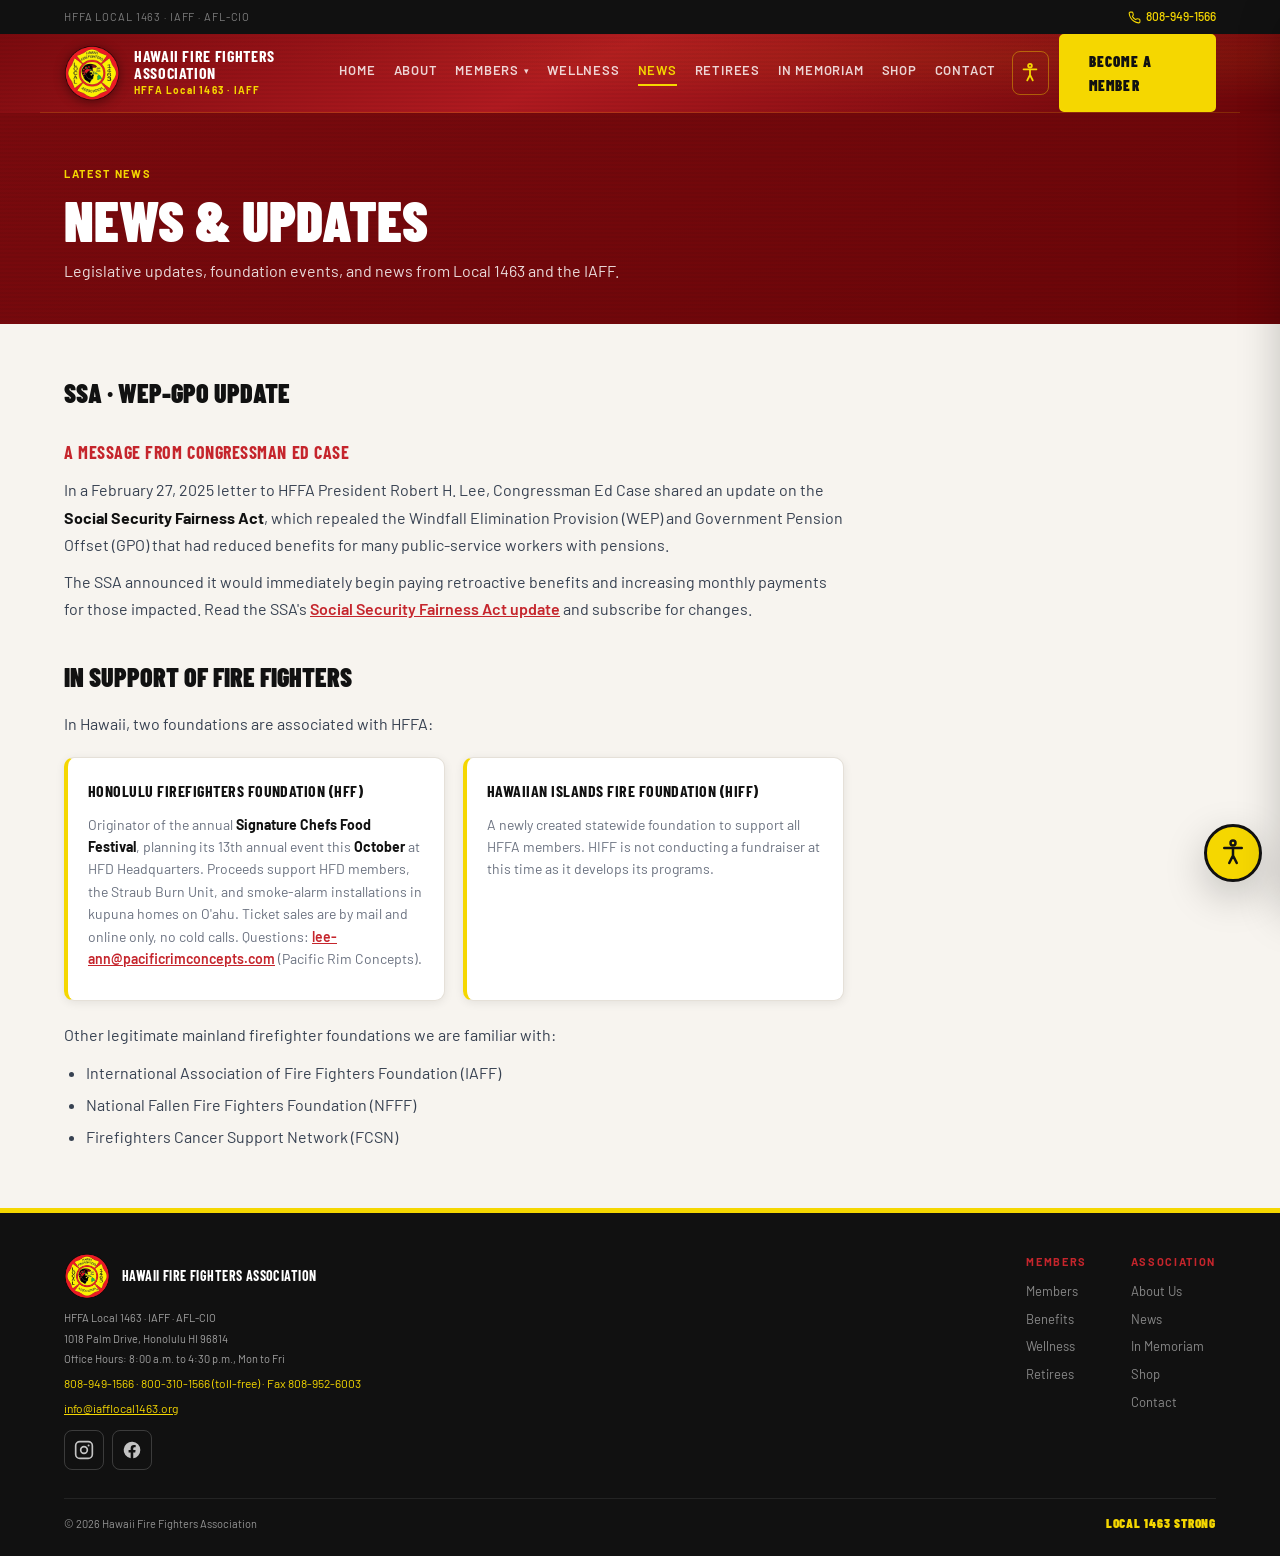
<file: news.html>
<!doctype html>
<html lang="en">
<head>
<meta charset="UTF-8" />
<meta name="viewport" content="width=device-width, initial-scale=1.0" />
<title>News & Updates - HFFA Local 1463</title>
<meta name="description" content="HFFA Local 1463 news: SSA/WEP-GPO, foundations and the Signature Chefs Festival, scam alerts, and behavioral-health resources." />
<meta name="theme-color" content="#7a0a0e" />
<link rel="preconnect" href="https://fonts.googleapis.com" />
<link rel="preconnect" href="https://fonts.gstatic.com" crossorigin />
<link href="https://fonts.googleapis.com/css2?family=Atkinson+Hyperlegible:ital,wght@0,400;0,700;1,400&family=Barlow+Condensed:wght@500;600;700;800;900&family=Barlow:wght@300;400;500;600;700&display=swap" rel="stylesheet" />
<link rel="stylesheet" href="styles.css" />
</head>
<body>
<a class="skip-link" href="#main">Skip to main content</a>
<svg width="0" height="0" style="position:absolute" aria-hidden="true" focusable="false"><defs><symbol id="i-phone" viewBox="0 0 24 24" fill="none" stroke="currentColor" stroke-width="2" stroke-linecap="round" stroke-linejoin="round"><path d="M22 16.9v3a2 2 0 0 1-2.2 2 19.8 19.8 0 0 1-8.6-3 19.5 19.5 0 0 1-6-6 19.8 19.8 0 0 1-3-8.6A2 2 0 0 1 4.1 2h3a2 2 0 0 1 2 1.7c.1.9.3 1.8.6 2.6a2 2 0 0 1-.5 2.1L8.1 9.9a16 16 0 0 0 6 6l1.5-1.1a2 2 0 0 1 2.1-.5c.8.3 1.7.5 2.6.6a2 2 0 0 1 1.7 2Z"/></symbol><symbol id="i-menu" viewBox="0 0 24 24" fill="none" stroke="currentColor" stroke-width="2.2" stroke-linecap="round"><path d="M4 6h16M4 12h16M4 18h16"/></symbol><symbol id="i-close" viewBox="0 0 24 24" fill="none" stroke="currentColor" stroke-width="2.2" stroke-linecap="round"><path d="M6 6l12 12M18 6 6 18"/></symbol><symbol id="i-a11y" viewBox="0 0 24 24" fill="none" stroke="currentColor" stroke-width="2" stroke-linecap="round" stroke-linejoin="round"><circle cx="12" cy="4" r="2"/><path d="M5 8h14M12 8v6m0 0-3 6m3-6 3 6"/></symbol><symbol id="i-fb" viewBox="0 0 24 24" fill="currentColor"><path d="M22 12a10 10 0 1 0-11.6 9.9v-7H7.9V12h2.5V9.8c0-2.5 1.5-3.9 3.8-3.9 1.1 0 2.2.2 2.2.2v2.5h-1.3c-1.2 0-1.6.8-1.6 1.6V12h2.8l-.4 2.9h-2.4v7A10 10 0 0 0 22 12Z"/></symbol><symbol id="i-ig" viewBox="0 0 24 24" fill="none" stroke="currentColor" stroke-width="2"><rect x="2" y="2" width="20" height="20" rx="5"/><circle cx="12" cy="12" r="4"/><circle cx="17.5" cy="6.5" r="1.2" fill="currentColor" stroke="none"/></symbol></defs></svg>
<div class="util"><div class="wrap"><span class="util-left">HFFA Local 1463 · IAFF · AFL-CIO</span><div class="util-right"><a class="util-phone" href="tel:+18089491566"><svg aria-hidden="true"><use href="#i-phone"/></svg> 808-949-1566</a></div></div></div>
<header class="masthead-bar"><nav class="wrap topnav" aria-label="Primary"><a class="logo-link" href="index.html" aria-label="HFFA Local 1463 home"><img class="logo-badge" src="logo.png" alt="HFFA Local 1463 Maltese cross emblem" /><span class="logo-text"><strong>Hawaii Fire Fighters Association</strong><span>HFFA Local 1463 · IAFF</span></span></a><div class="nav-desktop"><a class="nav-link" href="index.html">Home</a><a class="nav-link" href="about.html">About</a><div class="nav-item has-dropdown"><a class="nav-link" href="members.html" aria-haspopup="true">Members <span class="caret" aria-hidden="true">▾</span></a><ul class="dropdown" aria-label="Members submenu"><li><a href="benefits.html">Benefits</a></li><li><a href="members.html#shift-calendar">Shift Calendar</a></li><li><a href="members.html#cba-documents">CBA Documents</a></li><li><a href="members.html#file-a-grievance">File a Grievance</a></li></ul></div><a class="nav-link" href="wellness.html">Wellness</a><a class="nav-link" href="news.html" aria-current="page">News</a><a class="nav-link" href="retirees.html">Retirees</a><a class="nav-link" href="in-memoriam.html">In Memoriam</a><a class="nav-link" href="shop.html">Shop</a><a class="nav-link" href="contact.html">Contact</a></div><div class="nav-actions"><button type="button" class="icon-btn" id="a11yOpen" aria-label="Open accessibility settings" aria-haspopup="dialog"><svg aria-hidden="true"><use href="#i-a11y"/></svg></button><a class="btn btn-gold nav-desktop-cta" href="contact.html#register">Become a Member</a><button type="button" class="icon-btn nav-toggle" id="navToggle" aria-label="Open menu" aria-expanded="false" aria-controls="mobileNav"><svg aria-hidden="true"><use href="#i-menu"/></svg></button></div></nav></header>
<div class="mobile-overlay" id="mobileOverlay" hidden></div><nav class="mobile-nav" id="mobileNav" hidden aria-label="Mobile navigation"><div class="mn-head"><strong>HFFA 1463</strong><button type="button" class="icon-btn" id="navClose" aria-label="Close menu"><svg aria-hidden="true"><use href="#i-close"/></svg></button></div><a class="nav-link" href="index.html">Home</a><a class="nav-link" href="about.html">About</a><a class="nav-link" href="members.html">Members</a><a class="nav-link nav-sub" href="benefits.html">Benefits</a><a class="nav-link nav-sub" href="members.html#shift-calendar">Shift Calendar</a><a class="nav-link nav-sub" href="members.html#cba-documents">CBA Documents</a><a class="nav-link nav-sub" href="members.html#file-a-grievance">File a Grievance</a><a class="nav-link" href="wellness.html">Wellness</a><a class="nav-link" href="news.html">News</a><a class="nav-link" href="retirees.html">Retirees</a><a class="nav-link" href="in-memoriam.html">In Memoriam</a><a class="nav-link" href="shop.html">Shop</a><a class="nav-link" href="contact.html">Contact</a><a class="btn btn-gold" href="contact.html#register">Become a Member</a></nav>
<main id="main">
<section class="page-hero"><div class="wrap"><span class="label">Latest News</span><h1>News &amp; Updates</h1><p>Legislative updates, foundation events, and news from Local 1463 and the IAFF.</p></div></section>
<div class="wrap content"><div class="prose">
<h2>SSA · WEP-GPO Update</h2>
<h3>A Message from Congressman Ed Case</h3>
<p>In a February 27, 2025 letter to HFFA President Robert H. Lee, Congressman Ed Case shared an update on the <strong>Social Security Fairness Act</strong>, which repealed the Windfall Elimination Provision (WEP) and Government Pension Offset (GPO) that had reduced benefits for many public-service workers with pensions.</p>
<p>The SSA announced it would immediately begin paying retroactive benefits and increasing monthly payments for those impacted. Read the SSA's <a href="https://www.ssa.gov/benefits/retirement/social-security-fairness-act.html" target="_blank" rel="noopener">Social Security Fairness Act update</a> and subscribe for changes.</p>

<h2>In Support of Fire Fighters</h2>
<p>In Hawaii, two foundations are associated with HFFA:</p>
<div class="info-grid">
  <div class="info-card"><h3>Honolulu Firefighters Foundation (HFF)</h3><p>Originator of the annual <strong>Signature Chefs Food Festival</strong>, planning its 13th annual event this <strong>October</strong> at HFD Headquarters. Proceeds support HFD members, the Straub Burn Unit, and smoke-alarm installations in kupuna homes on O'ahu. Ticket sales are by mail and online only, no cold calls. Questions: <a href="mailto:lee-ann@pacificrimconcepts.com">lee-ann@pacificrimconcepts.com</a> (Pacific Rim Concepts).</p></div>
  <div class="info-card"><h3>Hawaiian Islands Fire Foundation (HIFF)</h3><p>A newly created statewide foundation to support all HFFA members. HIFF is not conducting a fundraiser at this time as it develops its programs.</p></div>
</div>
<p>Other legitimate mainland firefighter foundations we are familiar with:</p>
<ul>
  <li>International Association of Fire Fighters Foundation (IAFF)</li>
  <li>National Fallen Fire Fighters Foundation (NFFF)</li>
  <li>Firefighters Cancer Support Network (FCSN)</li>
</ul>
</div></div>
</main>
<footer id="footer"><div class="wrap"><div class="footer-top"><div class="footer-brand"><div class="logo-row"><img src="logo.png" alt="HFFA Local 1463" /><strong>Hawaii Fire Fighters Association</strong></div><div class="meta">HFFA Local 1463 · IAFF · AFL-CIO</div><div class="meta">1018 Palm Drive, Honolulu HI 96814</div><div class="meta">Office Hours: 8:00 a.m. to 4:30 p.m., Mon to Fri</div><div class="phone">808-949-1566 · 800-310-1566 (toll-free) · Fax 808-952-6003</div><div class="phone"><a href="mailto:info@iafflocal1463.org" style="color:var(--gold)">info@iafflocal1463.org</a></div><div class="social-row" aria-label="HFFA on social media"><a href="https://www.instagram.com/hffa1463/" target="_blank" rel="noopener" aria-label="HFFA on Instagram"><svg aria-hidden="true"><use href="#i-ig"/></svg></a><a href="https://www.facebook.com/HFFA1463" target="_blank" rel="noopener" aria-label="HFFA on Facebook"><svg aria-hidden="true"><use href="#i-fb"/></svg></a></div></div><div class="footer-cols"><div class="footer-col"><span class="label">Members</span><a href="members.html">Members</a><a href="benefits.html">Benefits</a><a href="wellness.html">Wellness</a><a href="retirees.html">Retirees</a></div><div class="footer-col"><span class="label">Association</span><a href="about.html">About Us</a><a href="news.html">News</a><a href="in-memoriam.html">In Memoriam</a><a href="shop.html">Shop</a><a href="contact.html">Contact</a></div></div></div><div class="footer-bottom"><span class="copy">© <span id="yr">2026</span> Hawaii Fire Fighters Association</span><span class="strong-tag">Local 1463 Strong</span></div></div></footer>

<button type="button" class="a11y-fab" id="a11yFab" aria-label="Open accessibility settings" aria-haspopup="dialog" aria-controls="a11yPanel"><svg aria-hidden="true"><use href="#i-a11y"/></svg></button>
<div class="a11y-overlay" id="a11yOverlay"></div>
<div class="a11y-panel" id="a11yPanel" role="dialog" aria-modal="true" aria-labelledby="a11yTitle" hidden>
  <div class="a11y-header">
    <h2 id="a11yTitle"><svg aria-hidden="true"><use href="#i-a11y"/></svg> Accessibility</h2>
    <button type="button" class="a11y-close" id="a11yClose" aria-label="Close accessibility settings"><svg aria-hidden="true"><use href="#i-close"/></svg></button>
  </div>
  <div class="a11y-body">
    <div class="a11y-group">
      <h3>Text Size</h3>
      <div class="seg" role="group" aria-label="Text size">
        <button type="button" class="s1 textsize" data-size="100" aria-pressed="true">A</button>
        <button type="button" class="s2 textsize" data-size="112" aria-pressed="false">A</button>
        <button type="button" class="s3 textsize" data-size="125" aria-pressed="false">A</button>
        <button type="button" class="s4 textsize" data-size="140" aria-pressed="false">A</button>
      </div>
    </div>
    <div class="a11y-group">
      <h3>Display &amp; Reading</h3>
      <div class="toggle-row"><span class="toggle-label"><b>High contrast</b><span>Maximum contrast colors</span></span>
        <label class="switch"><input type="checkbox" id="tHc" aria-label="High contrast mode"><span class="track" aria-hidden="true"></span><span class="thumb" aria-hidden="true"></span></label></div>
      <div class="toggle-row"><span class="toggle-label"><b>Readable font</b><span>Atkinson Hyperlegible + spacing</span></span>
        <label class="switch"><input type="checkbox" id="tReadable" aria-label="Readable font"><span class="track" aria-hidden="true"></span><span class="thumb" aria-hidden="true"></span></label></div>
      <div class="toggle-row"><span class="toggle-label"><b>Reduce motion</b><span>Pause animations &amp; transitions</span></span>
        <label class="switch"><input type="checkbox" id="tMotion" aria-label="Reduce motion"><span class="track" aria-hidden="true"></span><span class="thumb" aria-hidden="true"></span></label></div>
      <div class="toggle-row"><span class="toggle-label"><b>Underline links</b><span>Underline every hyperlink</span></span>
        <label class="switch"><input type="checkbox" id="tUnderline" aria-label="Underline links"><span class="track" aria-hidden="true"></span><span class="thumb" aria-hidden="true"></span></label></div>
    </div>
  </div>
  <div class="a11y-footer">
    <button type="button" class="a11y-reset" id="a11yReset">Reset all</button>
    <button type="button" class="a11y-done" id="a11yDone">Done</button>
  </div>
</div>
<div aria-live="polite" aria-atomic="true" class="sr-only" id="liveRegion"></div>
<script src="site.js" defer></script>
</body>
</html>
</file>
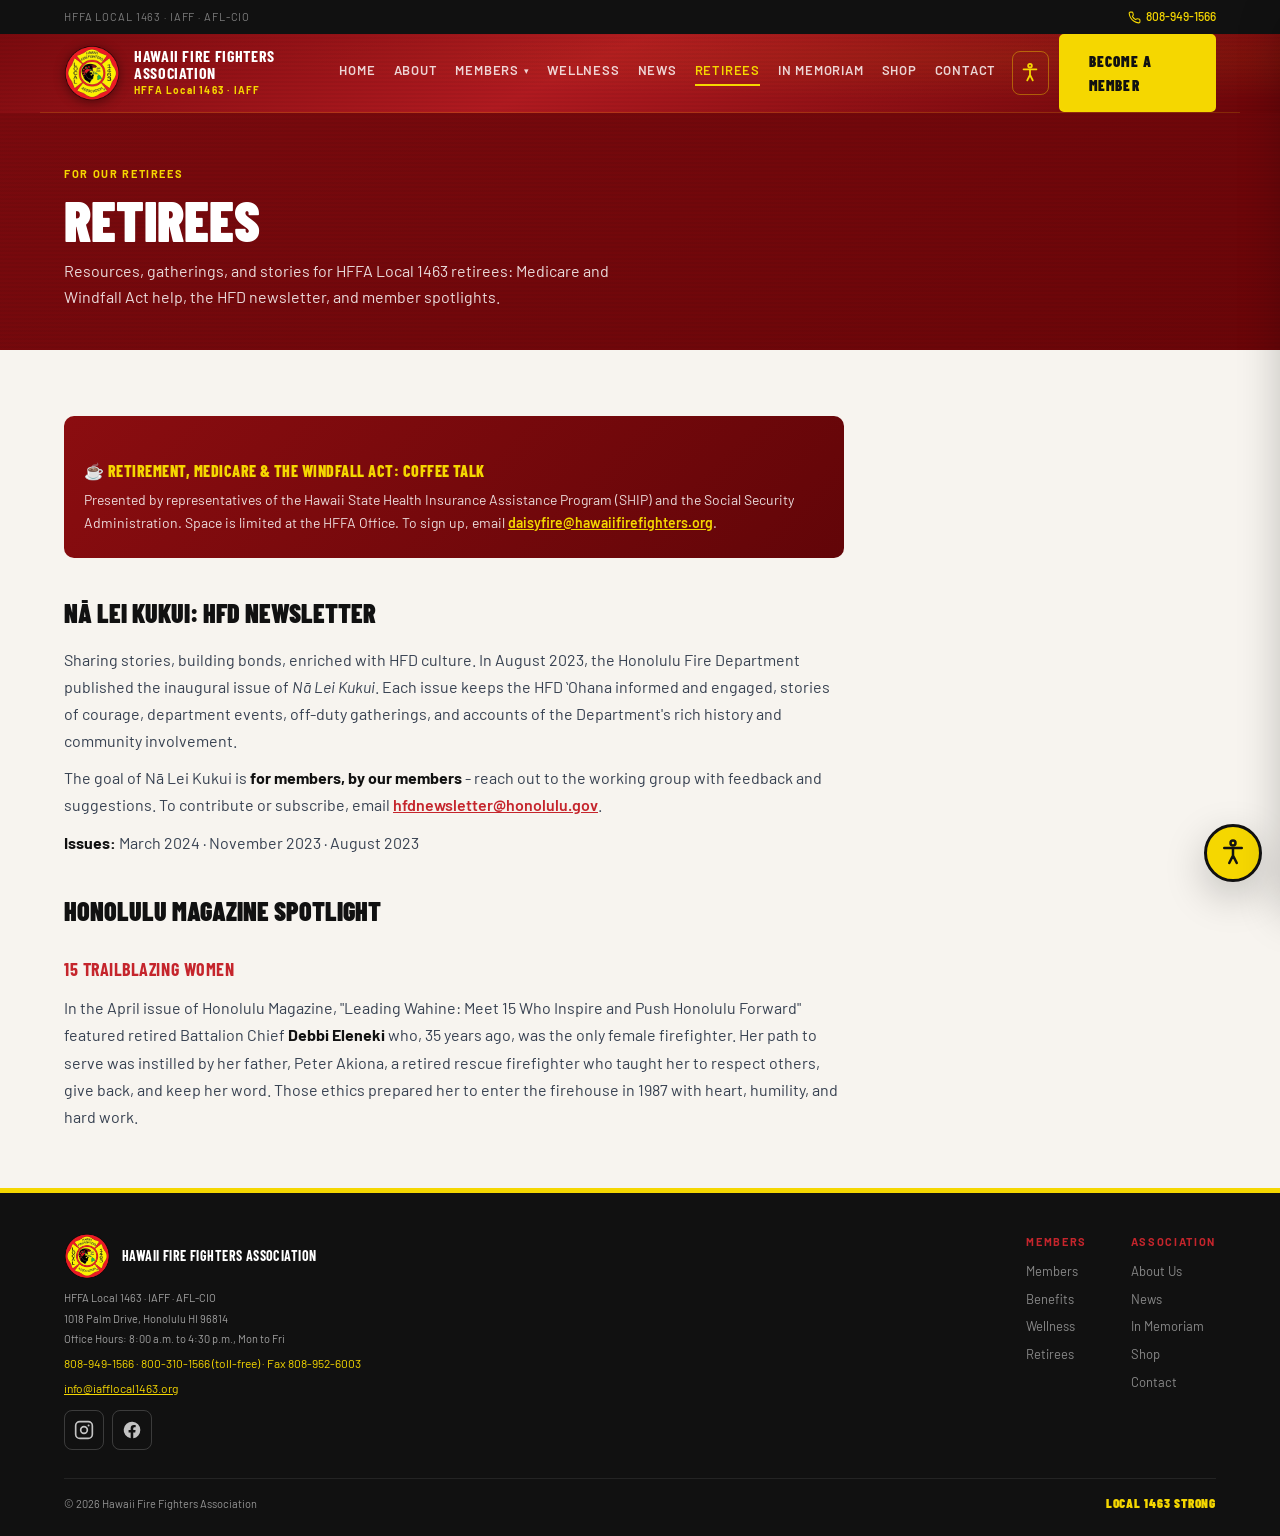
<file: retirees.html>
<!doctype html>
<html lang="en">
<head>
<meta charset="UTF-8" />
<meta name="viewport" content="width=device-width, initial-scale=1.0" />
<title>Retirees - HFFA Local 1463</title>
<meta name="description" content="Retiree resources from HFFA Local 1463: Medicare and Windfall Act help, the Nā Lei Kukui newsletter, and member spotlights." />
<meta name="theme-color" content="#7a0a0e" />
<link rel="preconnect" href="https://fonts.googleapis.com" />
<link rel="preconnect" href="https://fonts.gstatic.com" crossorigin />
<link href="https://fonts.googleapis.com/css2?family=Atkinson+Hyperlegible:ital,wght@0,400;0,700;1,400&family=Barlow+Condensed:wght@500;600;700;800;900&family=Barlow:wght@300;400;500;600;700&display=swap" rel="stylesheet" />
<link rel="stylesheet" href="styles.css" />
</head>
<body>
<a class="skip-link" href="#main">Skip to main content</a>
<svg width="0" height="0" style="position:absolute" aria-hidden="true" focusable="false"><defs><symbol id="i-phone" viewBox="0 0 24 24" fill="none" stroke="currentColor" stroke-width="2" stroke-linecap="round" stroke-linejoin="round"><path d="M22 16.9v3a2 2 0 0 1-2.2 2 19.8 19.8 0 0 1-8.6-3 19.5 19.5 0 0 1-6-6 19.8 19.8 0 0 1-3-8.6A2 2 0 0 1 4.1 2h3a2 2 0 0 1 2 1.7c.1.9.3 1.8.6 2.6a2 2 0 0 1-.5 2.1L8.1 9.9a16 16 0 0 0 6 6l1.5-1.1a2 2 0 0 1 2.1-.5c.8.3 1.7.5 2.6.6a2 2 0 0 1 1.7 2Z"/></symbol><symbol id="i-menu" viewBox="0 0 24 24" fill="none" stroke="currentColor" stroke-width="2.2" stroke-linecap="round"><path d="M4 6h16M4 12h16M4 18h16"/></symbol><symbol id="i-close" viewBox="0 0 24 24" fill="none" stroke="currentColor" stroke-width="2.2" stroke-linecap="round"><path d="M6 6l12 12M18 6 6 18"/></symbol><symbol id="i-a11y" viewBox="0 0 24 24" fill="none" stroke="currentColor" stroke-width="2" stroke-linecap="round" stroke-linejoin="round"><circle cx="12" cy="4" r="2"/><path d="M5 8h14M12 8v6m0 0-3 6m3-6 3 6"/></symbol><symbol id="i-fb" viewBox="0 0 24 24" fill="currentColor"><path d="M22 12a10 10 0 1 0-11.6 9.9v-7H7.9V12h2.5V9.8c0-2.5 1.5-3.9 3.8-3.9 1.1 0 2.2.2 2.2.2v2.5h-1.3c-1.2 0-1.6.8-1.6 1.6V12h2.8l-.4 2.9h-2.4v7A10 10 0 0 0 22 12Z"/></symbol><symbol id="i-ig" viewBox="0 0 24 24" fill="none" stroke="currentColor" stroke-width="2"><rect x="2" y="2" width="20" height="20" rx="5"/><circle cx="12" cy="12" r="4"/><circle cx="17.5" cy="6.5" r="1.2" fill="currentColor" stroke="none"/></symbol></defs></svg>
<div class="util"><div class="wrap"><span class="util-left">HFFA Local 1463 · IAFF · AFL-CIO</span><div class="util-right"><a class="util-phone" href="tel:+18089491566"><svg aria-hidden="true"><use href="#i-phone"/></svg> 808-949-1566</a></div></div></div>
<header class="masthead-bar"><nav class="wrap topnav" aria-label="Primary"><a class="logo-link" href="index.html" aria-label="HFFA Local 1463 home"><img class="logo-badge" src="logo.png" alt="HFFA Local 1463 Maltese cross emblem" /><span class="logo-text"><strong>Hawaii Fire Fighters Association</strong><span>HFFA Local 1463 · IAFF</span></span></a><div class="nav-desktop"><a class="nav-link" href="index.html">Home</a><a class="nav-link" href="about.html">About</a><div class="nav-item has-dropdown"><a class="nav-link" href="members.html" aria-haspopup="true">Members <span class="caret" aria-hidden="true">▾</span></a><ul class="dropdown" aria-label="Members submenu"><li><a href="benefits.html">Benefits</a></li><li><a href="members.html#shift-calendar">Shift Calendar</a></li><li><a href="members.html#cba-documents">CBA Documents</a></li><li><a href="members.html#file-a-grievance">File a Grievance</a></li></ul></div><a class="nav-link" href="wellness.html">Wellness</a><a class="nav-link" href="news.html">News</a><a class="nav-link" href="retirees.html" aria-current="page">Retirees</a><a class="nav-link" href="in-memoriam.html">In Memoriam</a><a class="nav-link" href="shop.html">Shop</a><a class="nav-link" href="contact.html">Contact</a></div><div class="nav-actions"><button type="button" class="icon-btn" id="a11yOpen" aria-label="Open accessibility settings" aria-haspopup="dialog"><svg aria-hidden="true"><use href="#i-a11y"/></svg></button><a class="btn btn-gold nav-desktop-cta" href="contact.html#register">Become a Member</a><button type="button" class="icon-btn nav-toggle" id="navToggle" aria-label="Open menu" aria-expanded="false" aria-controls="mobileNav"><svg aria-hidden="true"><use href="#i-menu"/></svg></button></div></nav></header>
<div class="mobile-overlay" id="mobileOverlay" hidden></div><nav class="mobile-nav" id="mobileNav" hidden aria-label="Mobile navigation"><div class="mn-head"><strong>HFFA 1463</strong><button type="button" class="icon-btn" id="navClose" aria-label="Close menu"><svg aria-hidden="true"><use href="#i-close"/></svg></button></div><a class="nav-link" href="index.html">Home</a><a class="nav-link" href="about.html">About</a><a class="nav-link" href="members.html">Members</a><a class="nav-link nav-sub" href="benefits.html">Benefits</a><a class="nav-link nav-sub" href="members.html#shift-calendar">Shift Calendar</a><a class="nav-link nav-sub" href="members.html#cba-documents">CBA Documents</a><a class="nav-link nav-sub" href="members.html#file-a-grievance">File a Grievance</a><a class="nav-link" href="wellness.html">Wellness</a><a class="nav-link" href="news.html">News</a><a class="nav-link" href="retirees.html">Retirees</a><a class="nav-link" href="in-memoriam.html">In Memoriam</a><a class="nav-link" href="shop.html">Shop</a><a class="nav-link" href="contact.html">Contact</a><a class="btn btn-gold" href="contact.html#register">Become a Member</a></nav>
<main id="main">
<section class="page-hero"><div class="wrap"><span class="label">For Our Retirees</span><h1>Retirees</h1><p>Resources, gatherings, and stories for HFFA Local 1463 retirees: Medicare and Windfall Act help, the HFD newsletter, and member spotlights.</p></div></section>
<div class="wrap content"><div class="prose">
<div class="callout callout-red">
  <h3>☕ Retirement, Medicare &amp; the Windfall Act: Coffee Talk</h3>
  <p>Presented by representatives of the Hawaii State Health Insurance Assistance Program (SHIP) and the Social Security Administration. Space is limited at the HFFA Office. To sign up, email <a href="mailto:daisyfire@hawaiifirefighters.org">daisyfire@hawaiifirefighters.org</a>.</p>
</div>

<h2>Nā Lei Kukui: HFD Newsletter</h2>
<p>Sharing stories, building bonds, enriched with HFD culture. In August 2023, the Honolulu Fire Department published the inaugural issue of <em>Nā Lei Kukui</em>. Each issue keeps the HFD ʻOhana informed and engaged, stories of courage, department events, off-duty gatherings, and accounts of the Department's rich history and community involvement.</p>
<p>The goal of Nā Lei Kukui is <strong>for members, by our members</strong> - reach out to the working group with feedback and suggestions. To contribute or subscribe, email <a href="mailto:hfdnewsletter@honolulu.gov">hfdnewsletter@honolulu.gov</a>.</p>
<p><strong>Issues:</strong> March 2024 · November 2023 · August 2023</p>

<h2>Honolulu Magazine Spotlight</h2>
<h3>15 Trailblazing Women</h3>
<p>In the April issue of Honolulu Magazine, "Leading Wahine: Meet 15 Who Inspire and Push Honolulu Forward" featured retired Battalion Chief <strong>Debbi Eleneki</strong> who, 35 years ago, was the only female firefighter. Her path to serve was instilled by her father, Peter Akiona, a retired rescue firefighter who taught her to respect others, give back, and keep her word. Those ethics prepared her to enter the firehouse in 1987 with heart, humility, and hard work.</p>
</div></div>
</main>
<footer id="footer"><div class="wrap"><div class="footer-top"><div class="footer-brand"><div class="logo-row"><img src="logo.png" alt="HFFA Local 1463" /><strong>Hawaii Fire Fighters Association</strong></div><div class="meta">HFFA Local 1463 · IAFF · AFL-CIO</div><div class="meta">1018 Palm Drive, Honolulu HI 96814</div><div class="meta">Office Hours: 8:00 a.m. to 4:30 p.m., Mon to Fri</div><div class="phone">808-949-1566 · 800-310-1566 (toll-free) · Fax 808-952-6003</div><div class="phone"><a href="mailto:info@iafflocal1463.org" style="color:var(--gold)">info@iafflocal1463.org</a></div><div class="social-row" aria-label="HFFA on social media"><a href="https://www.instagram.com/hffa1463/" target="_blank" rel="noopener" aria-label="HFFA on Instagram"><svg aria-hidden="true"><use href="#i-ig"/></svg></a><a href="https://www.facebook.com/HFFA1463" target="_blank" rel="noopener" aria-label="HFFA on Facebook"><svg aria-hidden="true"><use href="#i-fb"/></svg></a></div></div><div class="footer-cols"><div class="footer-col"><span class="label">Members</span><a href="members.html">Members</a><a href="benefits.html">Benefits</a><a href="wellness.html">Wellness</a><a href="retirees.html">Retirees</a></div><div class="footer-col"><span class="label">Association</span><a href="about.html">About Us</a><a href="news.html">News</a><a href="in-memoriam.html">In Memoriam</a><a href="shop.html">Shop</a><a href="contact.html">Contact</a></div></div></div><div class="footer-bottom"><span class="copy">© <span id="yr">2026</span> Hawaii Fire Fighters Association</span><span class="strong-tag">Local 1463 Strong</span></div></div></footer>

<button type="button" class="a11y-fab" id="a11yFab" aria-label="Open accessibility settings" aria-haspopup="dialog" aria-controls="a11yPanel"><svg aria-hidden="true"><use href="#i-a11y"/></svg></button>
<div class="a11y-overlay" id="a11yOverlay"></div>
<div class="a11y-panel" id="a11yPanel" role="dialog" aria-modal="true" aria-labelledby="a11yTitle" hidden>
  <div class="a11y-header">
    <h2 id="a11yTitle"><svg aria-hidden="true"><use href="#i-a11y"/></svg> Accessibility</h2>
    <button type="button" class="a11y-close" id="a11yClose" aria-label="Close accessibility settings"><svg aria-hidden="true"><use href="#i-close"/></svg></button>
  </div>
  <div class="a11y-body">
    <div class="a11y-group">
      <h3>Text Size</h3>
      <div class="seg" role="group" aria-label="Text size">
        <button type="button" class="s1 textsize" data-size="100" aria-pressed="true">A</button>
        <button type="button" class="s2 textsize" data-size="112" aria-pressed="false">A</button>
        <button type="button" class="s3 textsize" data-size="125" aria-pressed="false">A</button>
        <button type="button" class="s4 textsize" data-size="140" aria-pressed="false">A</button>
      </div>
    </div>
    <div class="a11y-group">
      <h3>Display &amp; Reading</h3>
      <div class="toggle-row"><span class="toggle-label"><b>High contrast</b><span>Maximum contrast colors</span></span>
        <label class="switch"><input type="checkbox" id="tHc" aria-label="High contrast mode"><span class="track" aria-hidden="true"></span><span class="thumb" aria-hidden="true"></span></label></div>
      <div class="toggle-row"><span class="toggle-label"><b>Readable font</b><span>Atkinson Hyperlegible + spacing</span></span>
        <label class="switch"><input type="checkbox" id="tReadable" aria-label="Readable font"><span class="track" aria-hidden="true"></span><span class="thumb" aria-hidden="true"></span></label></div>
      <div class="toggle-row"><span class="toggle-label"><b>Reduce motion</b><span>Pause animations &amp; transitions</span></span>
        <label class="switch"><input type="checkbox" id="tMotion" aria-label="Reduce motion"><span class="track" aria-hidden="true"></span><span class="thumb" aria-hidden="true"></span></label></div>
      <div class="toggle-row"><span class="toggle-label"><b>Underline links</b><span>Underline every hyperlink</span></span>
        <label class="switch"><input type="checkbox" id="tUnderline" aria-label="Underline links"><span class="track" aria-hidden="true"></span><span class="thumb" aria-hidden="true"></span></label></div>
    </div>
  </div>
  <div class="a11y-footer">
    <button type="button" class="a11y-reset" id="a11yReset">Reset all</button>
    <button type="button" class="a11y-done" id="a11yDone">Done</button>
  </div>
</div>
<div aria-live="polite" aria-atomic="true" class="sr-only" id="liveRegion"></div>
<script src="site.js" defer></script>
</body>
</html>
</file>
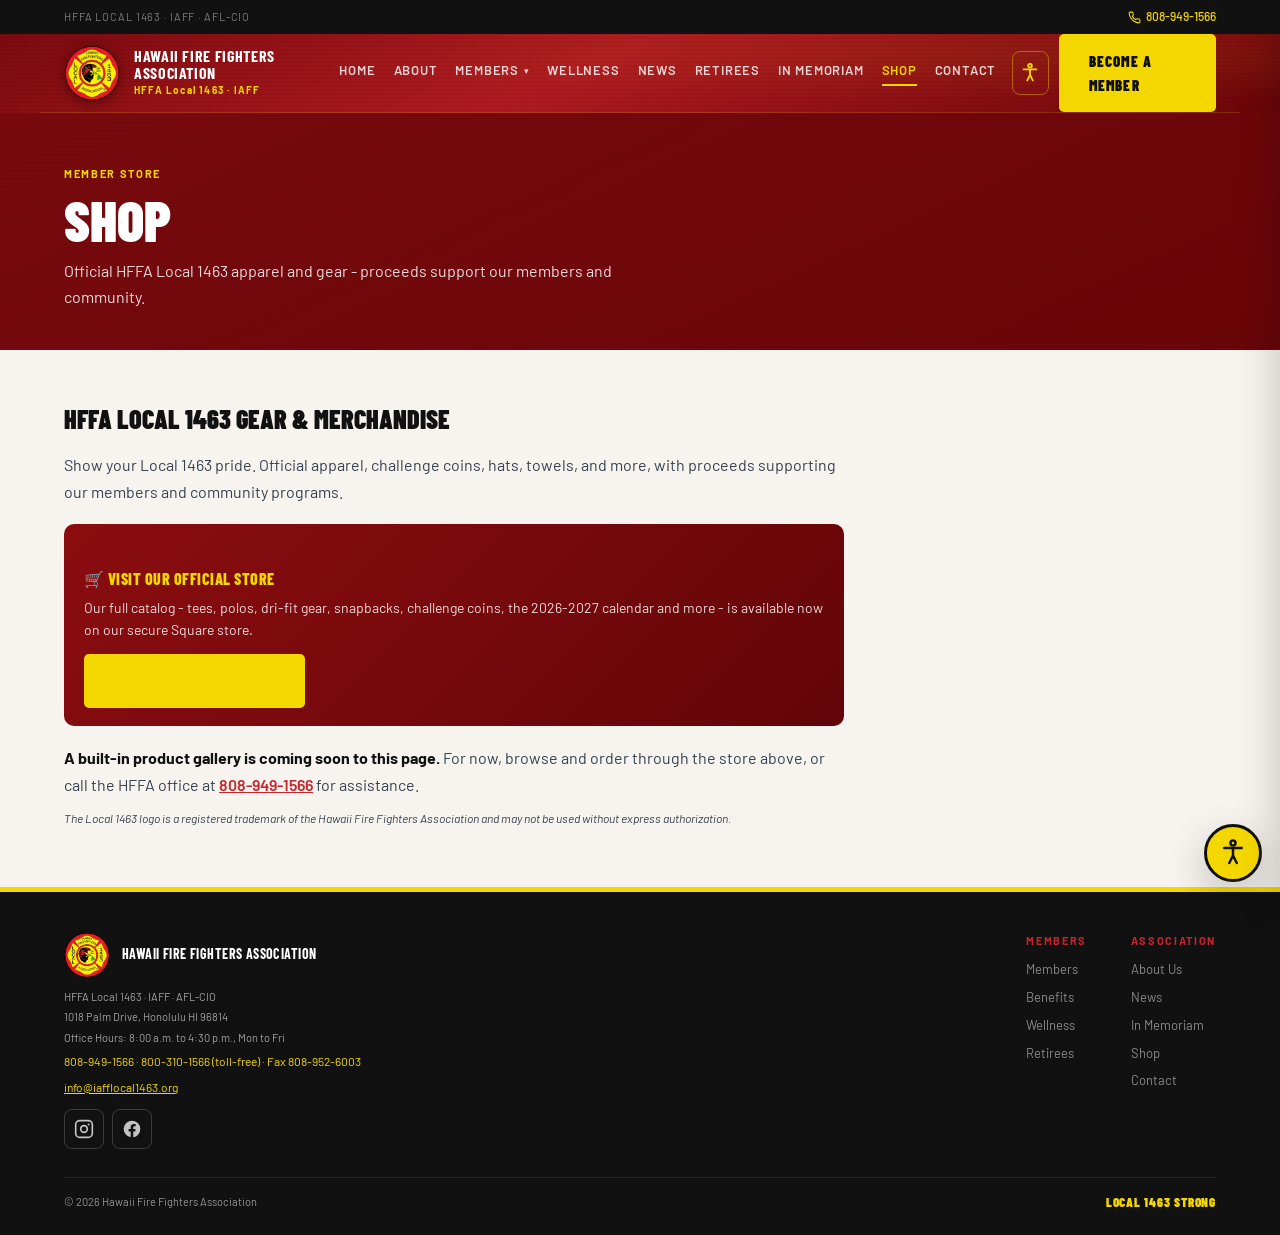
<file: shop.html>
<!doctype html>
<html lang="en">
<head>
<meta charset="UTF-8" />
<meta name="viewport" content="width=device-width, initial-scale=1.0" />
<title>Shop - HFFA Local 1463</title>
<meta name="description" content="Official HFFA Local 1463 store: apparel, challenge coins, hats, and gear. Proceeds support our members and community." />
<meta name="theme-color" content="#7a0a0e" />
<link rel="preconnect" href="https://fonts.googleapis.com" />
<link rel="preconnect" href="https://fonts.gstatic.com" crossorigin />
<link href="https://fonts.googleapis.com/css2?family=Atkinson+Hyperlegible:ital,wght@0,400;0,700;1,400&family=Barlow+Condensed:wght@500;600;700;800;900&family=Barlow:wght@300;400;500;600;700&display=swap" rel="stylesheet" />
<link rel="stylesheet" href="styles.css" />
</head>
<body>
<a class="skip-link" href="#main">Skip to main content</a>
<svg width="0" height="0" style="position:absolute" aria-hidden="true" focusable="false"><defs><symbol id="i-phone" viewBox="0 0 24 24" fill="none" stroke="currentColor" stroke-width="2" stroke-linecap="round" stroke-linejoin="round"><path d="M22 16.9v3a2 2 0 0 1-2.2 2 19.8 19.8 0 0 1-8.6-3 19.5 19.5 0 0 1-6-6 19.8 19.8 0 0 1-3-8.6A2 2 0 0 1 4.1 2h3a2 2 0 0 1 2 1.7c.1.9.3 1.8.6 2.6a2 2 0 0 1-.5 2.1L8.1 9.9a16 16 0 0 0 6 6l1.5-1.1a2 2 0 0 1 2.1-.5c.8.3 1.7.5 2.6.6a2 2 0 0 1 1.7 2Z"/></symbol><symbol id="i-menu" viewBox="0 0 24 24" fill="none" stroke="currentColor" stroke-width="2.2" stroke-linecap="round"><path d="M4 6h16M4 12h16M4 18h16"/></symbol><symbol id="i-close" viewBox="0 0 24 24" fill="none" stroke="currentColor" stroke-width="2.2" stroke-linecap="round"><path d="M6 6l12 12M18 6 6 18"/></symbol><symbol id="i-a11y" viewBox="0 0 24 24" fill="none" stroke="currentColor" stroke-width="2" stroke-linecap="round" stroke-linejoin="round"><circle cx="12" cy="4" r="2"/><path d="M5 8h14M12 8v6m0 0-3 6m3-6 3 6"/></symbol><symbol id="i-fb" viewBox="0 0 24 24" fill="currentColor"><path d="M22 12a10 10 0 1 0-11.6 9.9v-7H7.9V12h2.5V9.8c0-2.5 1.5-3.9 3.8-3.9 1.1 0 2.2.2 2.2.2v2.5h-1.3c-1.2 0-1.6.8-1.6 1.6V12h2.8l-.4 2.9h-2.4v7A10 10 0 0 0 22 12Z"/></symbol><symbol id="i-ig" viewBox="0 0 24 24" fill="none" stroke="currentColor" stroke-width="2"><rect x="2" y="2" width="20" height="20" rx="5"/><circle cx="12" cy="12" r="4"/><circle cx="17.5" cy="6.5" r="1.2" fill="currentColor" stroke="none"/></symbol></defs></svg>
<div class="util"><div class="wrap"><span class="util-left">HFFA Local 1463 · IAFF · AFL-CIO</span><div class="util-right"><a class="util-phone" href="tel:+18089491566"><svg aria-hidden="true"><use href="#i-phone"/></svg> 808-949-1566</a></div></div></div>
<header class="masthead-bar"><nav class="wrap topnav" aria-label="Primary"><a class="logo-link" href="index.html" aria-label="HFFA Local 1463 home"><img class="logo-badge" src="logo.png" alt="HFFA Local 1463 Maltese cross emblem" /><span class="logo-text"><strong>Hawaii Fire Fighters Association</strong><span>HFFA Local 1463 · IAFF</span></span></a><div class="nav-desktop"><a class="nav-link" href="index.html">Home</a><a class="nav-link" href="about.html">About</a><div class="nav-item has-dropdown"><a class="nav-link" href="members.html" aria-haspopup="true">Members <span class="caret" aria-hidden="true">▾</span></a><ul class="dropdown" aria-label="Members submenu"><li><a href="benefits.html">Benefits</a></li><li><a href="members.html#shift-calendar">Shift Calendar</a></li><li><a href="members.html#cba-documents">CBA Documents</a></li><li><a href="members.html#file-a-grievance">File a Grievance</a></li></ul></div><a class="nav-link" href="wellness.html">Wellness</a><a class="nav-link" href="news.html">News</a><a class="nav-link" href="retirees.html">Retirees</a><a class="nav-link" href="in-memoriam.html">In Memoriam</a><a class="nav-link" href="shop.html" aria-current="page">Shop</a><a class="nav-link" href="contact.html">Contact</a></div><div class="nav-actions"><button type="button" class="icon-btn" id="a11yOpen" aria-label="Open accessibility settings" aria-haspopup="dialog"><svg aria-hidden="true"><use href="#i-a11y"/></svg></button><a class="btn btn-gold nav-desktop-cta" href="contact.html#register">Become a Member</a><button type="button" class="icon-btn nav-toggle" id="navToggle" aria-label="Open menu" aria-expanded="false" aria-controls="mobileNav"><svg aria-hidden="true"><use href="#i-menu"/></svg></button></div></nav></header>
<div class="mobile-overlay" id="mobileOverlay" hidden></div><nav class="mobile-nav" id="mobileNav" hidden aria-label="Mobile navigation"><div class="mn-head"><strong>HFFA 1463</strong><button type="button" class="icon-btn" id="navClose" aria-label="Close menu"><svg aria-hidden="true"><use href="#i-close"/></svg></button></div><a class="nav-link" href="index.html">Home</a><a class="nav-link" href="about.html">About</a><a class="nav-link" href="members.html">Members</a><a class="nav-link nav-sub" href="benefits.html">Benefits</a><a class="nav-link nav-sub" href="members.html#shift-calendar">Shift Calendar</a><a class="nav-link nav-sub" href="members.html#cba-documents">CBA Documents</a><a class="nav-link nav-sub" href="members.html#file-a-grievance">File a Grievance</a><a class="nav-link" href="wellness.html">Wellness</a><a class="nav-link" href="news.html">News</a><a class="nav-link" href="retirees.html">Retirees</a><a class="nav-link" href="in-memoriam.html">In Memoriam</a><a class="nav-link" href="shop.html">Shop</a><a class="nav-link" href="contact.html">Contact</a><a class="btn btn-gold" href="contact.html#register">Become a Member</a></nav>
<main id="main">
<section class="page-hero"><div class="wrap"><span class="label">Member Store</span><h1>Shop</h1><p>Official HFFA Local 1463 apparel and gear - proceeds support our members and community.</p></div></section>
<div class="wrap content"><div class="prose">
<h2>HFFA Local 1463 Gear &amp; Merchandise</h2>
<p>Show your Local 1463 pride. Official apparel, challenge coins, hats, towels, and more, with proceeds supporting our members and community programs.</p>
<div class="callout callout-red">
  <h3><span class="emoji" aria-hidden="true">🛒</span> Visit Our Official Store</h3>
  <p>Our full catalog - tees, polos, dri-fit gear, snapbacks, challenge coins, the 2026-2027 calendar and more - is available now on our secure Square store.</p>
  <a class="btn btn-gold" href="https://hawaii-fire-fighters-association.square.site" target="_blank" rel="noopener" style="margin-top:6px">Shop the HFFA Store →</a>
</div>
<p style="margin-top:18px"><strong>A built-in product gallery is coming soon to this page.</strong> For now, browse and order through the store above, or call the HFFA office at <a href="tel:+18089491566">808-949-1566</a> for assistance.</p>
<p class="disclaimer">The Local 1463 logo is a registered trademark of the Hawaii Fire Fighters Association and may not be used without express authorization.</p>
</div></div>
</main>
<footer id="footer"><div class="wrap"><div class="footer-top"><div class="footer-brand"><div class="logo-row"><img src="logo.png" alt="HFFA Local 1463" /><strong>Hawaii Fire Fighters Association</strong></div><div class="meta">HFFA Local 1463 · IAFF · AFL-CIO</div><div class="meta">1018 Palm Drive, Honolulu HI 96814</div><div class="meta">Office Hours: 8:00 a.m. to 4:30 p.m., Mon to Fri</div><div class="phone">808-949-1566 · 800-310-1566 (toll-free) · Fax 808-952-6003</div><div class="phone"><a href="mailto:info@iafflocal1463.org" style="color:var(--gold)">info@iafflocal1463.org</a></div><div class="social-row" aria-label="HFFA on social media"><a href="https://www.instagram.com/hffa1463/" target="_blank" rel="noopener" aria-label="HFFA on Instagram"><svg aria-hidden="true"><use href="#i-ig"/></svg></a><a href="https://www.facebook.com/HFFA1463" target="_blank" rel="noopener" aria-label="HFFA on Facebook"><svg aria-hidden="true"><use href="#i-fb"/></svg></a></div></div><div class="footer-cols"><div class="footer-col"><span class="label">Members</span><a href="members.html">Members</a><a href="benefits.html">Benefits</a><a href="wellness.html">Wellness</a><a href="retirees.html">Retirees</a></div><div class="footer-col"><span class="label">Association</span><a href="about.html">About Us</a><a href="news.html">News</a><a href="in-memoriam.html">In Memoriam</a><a href="shop.html">Shop</a><a href="contact.html">Contact</a></div></div></div><div class="footer-bottom"><span class="copy">© <span id="yr">2026</span> Hawaii Fire Fighters Association</span><span class="strong-tag">Local 1463 Strong</span></div></div></footer>

<button type="button" class="a11y-fab" id="a11yFab" aria-label="Open accessibility settings" aria-haspopup="dialog" aria-controls="a11yPanel"><svg aria-hidden="true"><use href="#i-a11y"/></svg></button>
<div class="a11y-overlay" id="a11yOverlay"></div>
<div class="a11y-panel" id="a11yPanel" role="dialog" aria-modal="true" aria-labelledby="a11yTitle" hidden>
  <div class="a11y-header">
    <h2 id="a11yTitle"><svg aria-hidden="true"><use href="#i-a11y"/></svg> Accessibility</h2>
    <button type="button" class="a11y-close" id="a11yClose" aria-label="Close accessibility settings"><svg aria-hidden="true"><use href="#i-close"/></svg></button>
  </div>
  <div class="a11y-body">
    <div class="a11y-group">
      <h3>Text Size</h3>
      <div class="seg" role="group" aria-label="Text size">
        <button type="button" class="s1 textsize" data-size="100" aria-pressed="true">A</button>
        <button type="button" class="s2 textsize" data-size="112" aria-pressed="false">A</button>
        <button type="button" class="s3 textsize" data-size="125" aria-pressed="false">A</button>
        <button type="button" class="s4 textsize" data-size="140" aria-pressed="false">A</button>
      </div>
    </div>
    <div class="a11y-group">
      <h3>Display &amp; Reading</h3>
      <div class="toggle-row"><span class="toggle-label"><b>High contrast</b><span>Maximum contrast colors</span></span>
        <label class="switch"><input type="checkbox" id="tHc" aria-label="High contrast mode"><span class="track" aria-hidden="true"></span><span class="thumb" aria-hidden="true"></span></label></div>
      <div class="toggle-row"><span class="toggle-label"><b>Readable font</b><span>Atkinson Hyperlegible + spacing</span></span>
        <label class="switch"><input type="checkbox" id="tReadable" aria-label="Readable font"><span class="track" aria-hidden="true"></span><span class="thumb" aria-hidden="true"></span></label></div>
      <div class="toggle-row"><span class="toggle-label"><b>Reduce motion</b><span>Pause animations &amp; transitions</span></span>
        <label class="switch"><input type="checkbox" id="tMotion" aria-label="Reduce motion"><span class="track" aria-hidden="true"></span><span class="thumb" aria-hidden="true"></span></label></div>
      <div class="toggle-row"><span class="toggle-label"><b>Underline links</b><span>Underline every hyperlink</span></span>
        <label class="switch"><input type="checkbox" id="tUnderline" aria-label="Underline links"><span class="track" aria-hidden="true"></span><span class="thumb" aria-hidden="true"></span></label></div>
    </div>
  </div>
  <div class="a11y-footer">
    <button type="button" class="a11y-reset" id="a11yReset">Reset all</button>
    <button type="button" class="a11y-done" id="a11yDone">Done</button>
  </div>
</div>
<div aria-live="polite" aria-atomic="true" class="sr-only" id="liveRegion"></div>
<script src="site.js" defer></script>
</body>
</html>
</file>
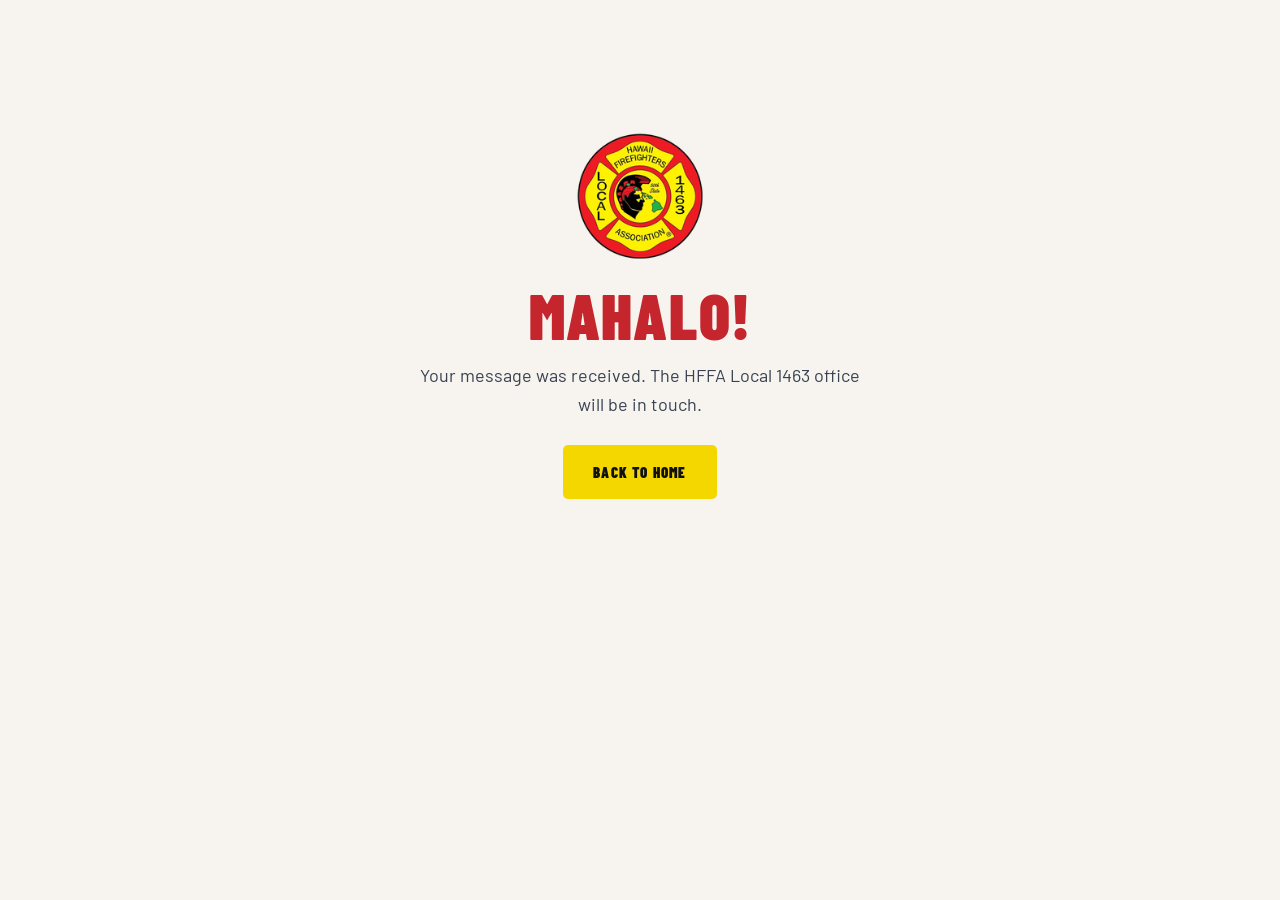
<file: thanks.html>
<!doctype html>
<html lang="en">
<head>
  <meta charset="UTF-8" />
  <meta name="viewport" content="width=device-width, initial-scale=1.0" />
  <title>Thank You - HFFA Local 1463</title>
  <meta name="description" content="Thank you, your message was received by HFFA Local 1463." />
  <meta name="theme-color" content="#7a0a0e" />
  <link rel="preconnect" href="https://fonts.googleapis.com" />
  <link rel="preconnect" href="https://fonts.gstatic.com" crossorigin />
  <link href="https://fonts.googleapis.com/css2?family=Atkinson+Hyperlegible:ital,wght@0,400;0,700;1,400&family=Barlow+Condensed:wght@500;600;700;800;900&family=Barlow:wght@300;400;500;600;700&display=swap" rel="stylesheet" />
  <link rel="stylesheet" href="styles.css" />
</head>
<body>
  <main id="main" class="wrap" style="padding-block:90px;text-align:center;min-height:70vh;display:flex;flex-direction:column;align-items:center;justify-content:center">
    <img src="logo.png" alt="HFFA Local 1463" style="width:130px;margin:0 auto 22px" />
    <h1 class="hl" style="color:var(--red);font-size:clamp(40px,7vw,64px)">Mahalo!</h1>
    <p style="font-size:18px;color:var(--ink);margin-top:14px;max-width:46ch">Your message was received. The HFFA Local 1463 office will be in touch.</p>
    <a class="btn btn-gold" href="index.html" style="margin-top:26px">Back to Home</a>
  </main>
</body>
</html>
</file>
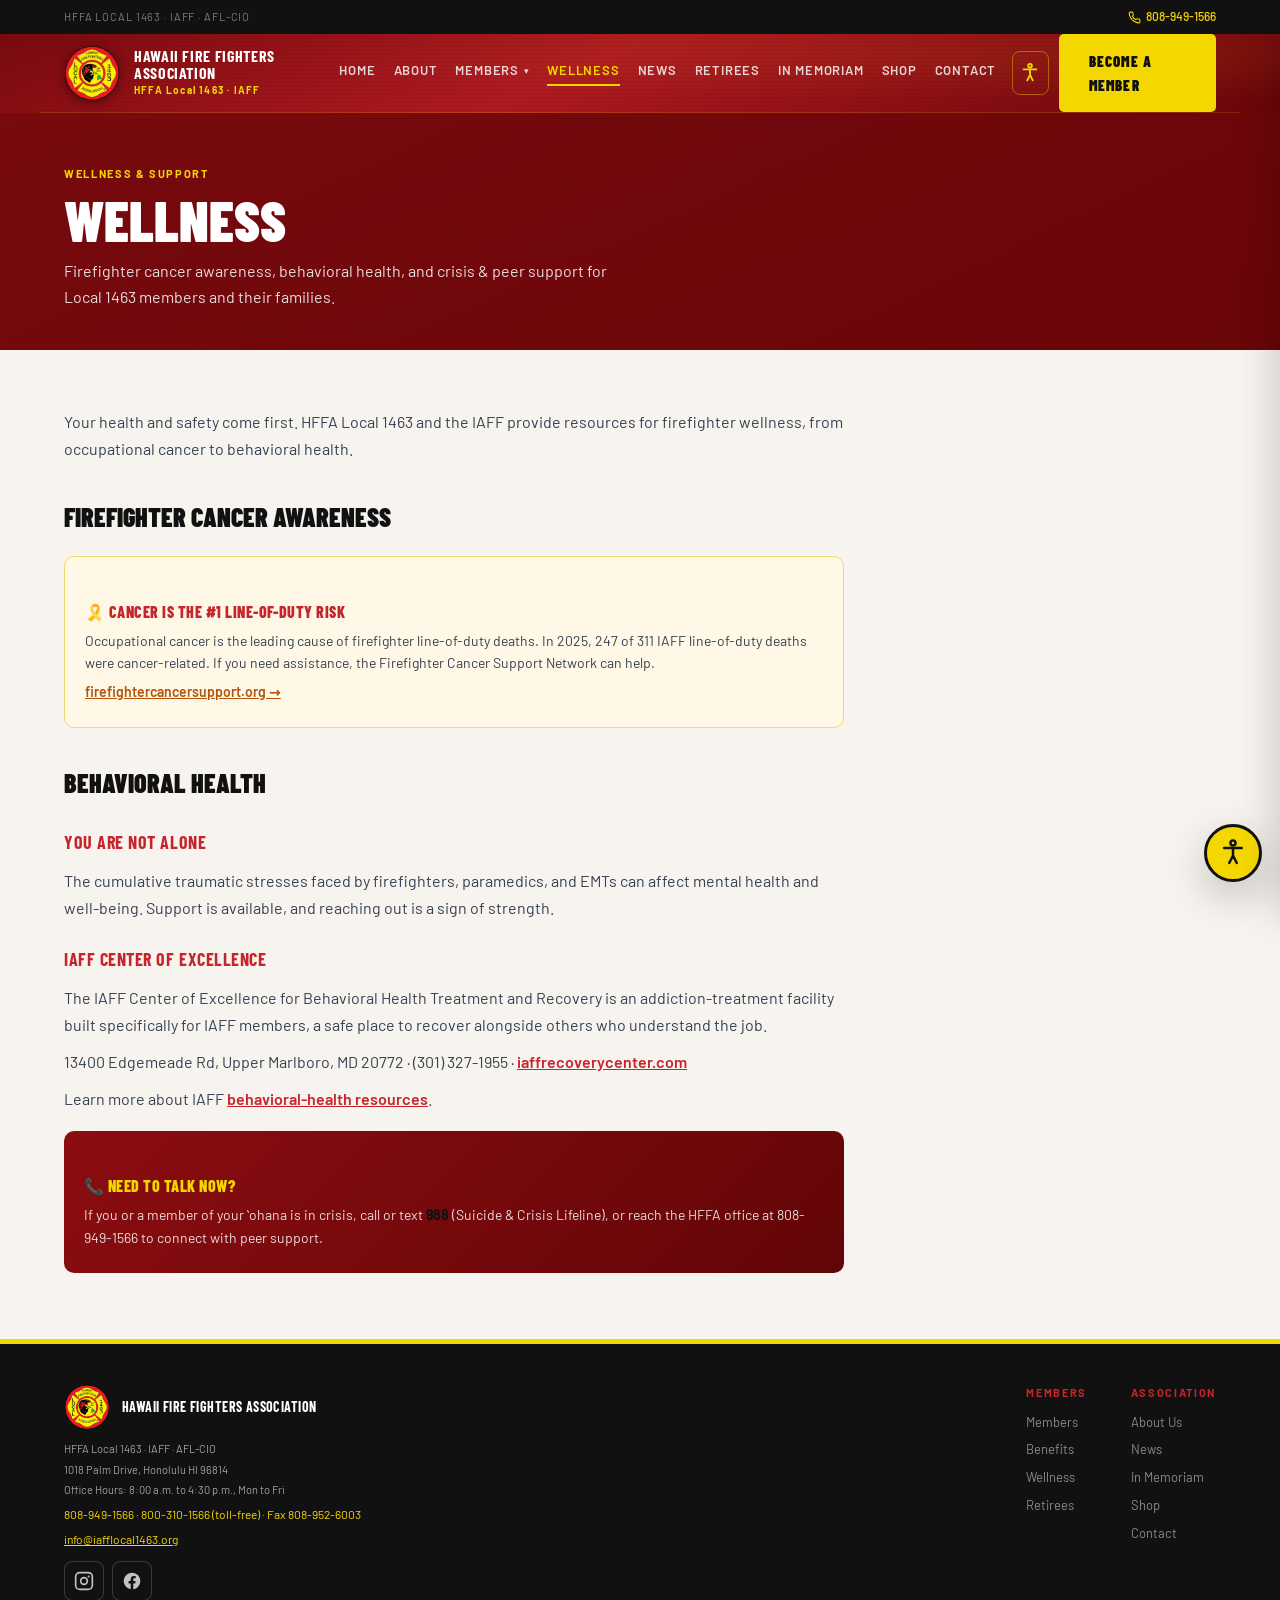
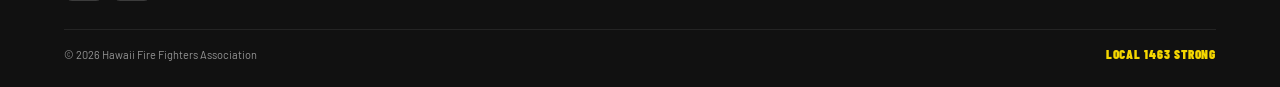
<file: wellness.html>
<!doctype html>
<html lang="en">
<head>
<meta charset="UTF-8" />
<meta name="viewport" content="width=device-width, initial-scale=1.0" />
<title>Wellness - HFFA Local 1463</title>
<meta name="description" content="Firefighter wellness: cancer awareness, behavioral health, and crisis and peer support for Local 1463 members and families." />
<meta name="theme-color" content="#7a0a0e" />
<link rel="preconnect" href="https://fonts.googleapis.com" />
<link rel="preconnect" href="https://fonts.gstatic.com" crossorigin />
<link href="https://fonts.googleapis.com/css2?family=Atkinson+Hyperlegible:ital,wght@0,400;0,700;1,400&family=Barlow+Condensed:wght@500;600;700;800;900&family=Barlow:wght@300;400;500;600;700&display=swap" rel="stylesheet" />
<link rel="stylesheet" href="styles.css" />
</head>
<body>
<a class="skip-link" href="#main">Skip to main content</a>
<svg width="0" height="0" style="position:absolute" aria-hidden="true" focusable="false"><defs><symbol id="i-phone" viewBox="0 0 24 24" fill="none" stroke="currentColor" stroke-width="2" stroke-linecap="round" stroke-linejoin="round"><path d="M22 16.9v3a2 2 0 0 1-2.2 2 19.8 19.8 0 0 1-8.6-3 19.5 19.5 0 0 1-6-6 19.8 19.8 0 0 1-3-8.6A2 2 0 0 1 4.1 2h3a2 2 0 0 1 2 1.7c.1.9.3 1.8.6 2.6a2 2 0 0 1-.5 2.1L8.1 9.9a16 16 0 0 0 6 6l1.5-1.1a2 2 0 0 1 2.1-.5c.8.3 1.7.5 2.6.6a2 2 0 0 1 1.7 2Z"/></symbol><symbol id="i-menu" viewBox="0 0 24 24" fill="none" stroke="currentColor" stroke-width="2.2" stroke-linecap="round"><path d="M4 6h16M4 12h16M4 18h16"/></symbol><symbol id="i-close" viewBox="0 0 24 24" fill="none" stroke="currentColor" stroke-width="2.2" stroke-linecap="round"><path d="M6 6l12 12M18 6 6 18"/></symbol><symbol id="i-a11y" viewBox="0 0 24 24" fill="none" stroke="currentColor" stroke-width="2" stroke-linecap="round" stroke-linejoin="round"><circle cx="12" cy="4" r="2"/><path d="M5 8h14M12 8v6m0 0-3 6m3-6 3 6"/></symbol><symbol id="i-fb" viewBox="0 0 24 24" fill="currentColor"><path d="M22 12a10 10 0 1 0-11.6 9.9v-7H7.9V12h2.5V9.8c0-2.5 1.5-3.9 3.8-3.9 1.1 0 2.2.2 2.2.2v2.5h-1.3c-1.2 0-1.6.8-1.6 1.6V12h2.8l-.4 2.9h-2.4v7A10 10 0 0 0 22 12Z"/></symbol><symbol id="i-ig" viewBox="0 0 24 24" fill="none" stroke="currentColor" stroke-width="2"><rect x="2" y="2" width="20" height="20" rx="5"/><circle cx="12" cy="12" r="4"/><circle cx="17.5" cy="6.5" r="1.2" fill="currentColor" stroke="none"/></symbol></defs></svg>
<div class="util"><div class="wrap"><span class="util-left">HFFA Local 1463 · IAFF · AFL-CIO</span><div class="util-right"><a class="util-phone" href="tel:+18089491566"><svg aria-hidden="true"><use href="#i-phone"/></svg> 808-949-1566</a></div></div></div>
<header class="masthead-bar"><nav class="wrap topnav" aria-label="Primary"><a class="logo-link" href="index.html" aria-label="HFFA Local 1463 home"><img class="logo-badge" src="logo.png" alt="HFFA Local 1463 Maltese cross emblem" /><span class="logo-text"><strong>Hawaii Fire Fighters Association</strong><span>HFFA Local 1463 · IAFF</span></span></a><div class="nav-desktop"><a class="nav-link" href="index.html">Home</a><a class="nav-link" href="about.html">About</a><div class="nav-item has-dropdown"><a class="nav-link" href="members.html" aria-haspopup="true">Members <span class="caret" aria-hidden="true">▾</span></a><ul class="dropdown" aria-label="Members submenu"><li><a href="benefits.html">Benefits</a></li><li><a href="members.html#shift-calendar">Shift Calendar</a></li><li><a href="members.html#cba-documents">CBA Documents</a></li><li><a href="members.html#file-a-grievance">File a Grievance</a></li></ul></div><a class="nav-link" href="wellness.html" aria-current="page">Wellness</a><a class="nav-link" href="news.html">News</a><a class="nav-link" href="retirees.html">Retirees</a><a class="nav-link" href="in-memoriam.html">In Memoriam</a><a class="nav-link" href="shop.html">Shop</a><a class="nav-link" href="contact.html">Contact</a></div><div class="nav-actions"><button type="button" class="icon-btn" id="a11yOpen" aria-label="Open accessibility settings" aria-haspopup="dialog"><svg aria-hidden="true"><use href="#i-a11y"/></svg></button><a class="btn btn-gold nav-desktop-cta" href="contact.html#register">Become a Member</a><button type="button" class="icon-btn nav-toggle" id="navToggle" aria-label="Open menu" aria-expanded="false" aria-controls="mobileNav"><svg aria-hidden="true"><use href="#i-menu"/></svg></button></div></nav></header>
<div class="mobile-overlay" id="mobileOverlay" hidden></div><nav class="mobile-nav" id="mobileNav" hidden aria-label="Mobile navigation"><div class="mn-head"><strong>HFFA 1463</strong><button type="button" class="icon-btn" id="navClose" aria-label="Close menu"><svg aria-hidden="true"><use href="#i-close"/></svg></button></div><a class="nav-link" href="index.html">Home</a><a class="nav-link" href="about.html">About</a><a class="nav-link" href="members.html">Members</a><a class="nav-link nav-sub" href="benefits.html">Benefits</a><a class="nav-link nav-sub" href="members.html#shift-calendar">Shift Calendar</a><a class="nav-link nav-sub" href="members.html#cba-documents">CBA Documents</a><a class="nav-link nav-sub" href="members.html#file-a-grievance">File a Grievance</a><a class="nav-link" href="wellness.html">Wellness</a><a class="nav-link" href="news.html">News</a><a class="nav-link" href="retirees.html">Retirees</a><a class="nav-link" href="in-memoriam.html">In Memoriam</a><a class="nav-link" href="shop.html">Shop</a><a class="nav-link" href="contact.html">Contact</a><a class="btn btn-gold" href="contact.html#register">Become a Member</a></nav>
<main id="main">
<section class="page-hero"><div class="wrap"><span class="label">Wellness & Support</span><h1>Wellness</h1><p>Firefighter cancer awareness, behavioral health, and crisis & peer support for Local 1463 members and their families.</p></div></section>
<div class="wrap content"><div class="prose">
<p>Your health and safety come first. HFFA Local 1463 and the IAFF provide resources for firefighter wellness, from occupational cancer to behavioral health.</p>

<h2>Firefighter Cancer Awareness</h2>
<div class="callout callout-gold">
  <h3>🎗️ Cancer is the #1 line-of-duty risk</h3>
  <p>Occupational cancer is the leading cause of firefighter line-of-duty deaths. In 2025, 247 of 311 IAFF line-of-duty deaths were cancer-related. If you need assistance, the Firefighter Cancer Support Network can help.</p>
  <p><a href="https://www.firefightercancersupport.org/request-assistance" target="_blank" rel="noopener">firefightercancersupport.org →</a></p>
</div>

<h2>Behavioral Health</h2>
<h3>You Are Not Alone</h3>
<p>The cumulative traumatic stresses faced by firefighters, paramedics, and EMTs can affect mental health and well-being. Support is available, and reaching out is a sign of strength.</p>

<h3>IAFF Center of Excellence</h3>
<p>The IAFF Center of Excellence for Behavioral Health Treatment and Recovery is an addiction-treatment facility built specifically for IAFF members, a safe place to recover alongside others who understand the job.</p>
<p>13400 Edgemeade Rd, Upper Marlboro, MD 20772 · (301) 327-1955 · <a href="https://www.iaffrecoverycenter.com" target="_blank" rel="noopener">iaffrecoverycenter.com</a></p>
<p>Learn more about IAFF <a href="https://www.iaff.org/behavioral-health/" target="_blank" rel="noopener">behavioral-health resources</a>.</p>

<div class="callout callout-red">
  <h3>📞 Need to talk now?</h3>
  <p>If you or a member of your ʻohana is in crisis, call or text <strong>988</strong> (Suicide &amp; Crisis Lifeline), or reach the HFFA office at 808-949-1566 to connect with peer support.</p>
</div>
</div></div>
</main>
<footer id="footer"><div class="wrap"><div class="footer-top"><div class="footer-brand"><div class="logo-row"><img src="logo.png" alt="HFFA Local 1463" /><strong>Hawaii Fire Fighters Association</strong></div><div class="meta">HFFA Local 1463 · IAFF · AFL-CIO</div><div class="meta">1018 Palm Drive, Honolulu HI 96814</div><div class="meta">Office Hours: 8:00 a.m. to 4:30 p.m., Mon to Fri</div><div class="phone">808-949-1566 · 800-310-1566 (toll-free) · Fax 808-952-6003</div><div class="phone"><a href="mailto:info@iafflocal1463.org" style="color:var(--gold)">info@iafflocal1463.org</a></div><div class="social-row" aria-label="HFFA on social media"><a href="https://www.instagram.com/hffa1463/" target="_blank" rel="noopener" aria-label="HFFA on Instagram"><svg aria-hidden="true"><use href="#i-ig"/></svg></a><a href="https://www.facebook.com/HFFA1463" target="_blank" rel="noopener" aria-label="HFFA on Facebook"><svg aria-hidden="true"><use href="#i-fb"/></svg></a></div></div><div class="footer-cols"><div class="footer-col"><span class="label">Members</span><a href="members.html">Members</a><a href="benefits.html">Benefits</a><a href="wellness.html">Wellness</a><a href="retirees.html">Retirees</a></div><div class="footer-col"><span class="label">Association</span><a href="about.html">About Us</a><a href="news.html">News</a><a href="in-memoriam.html">In Memoriam</a><a href="shop.html">Shop</a><a href="contact.html">Contact</a></div></div></div><div class="footer-bottom"><span class="copy">© <span id="yr">2026</span> Hawaii Fire Fighters Association</span><span class="strong-tag">Local 1463 Strong</span></div></div></footer>

<button type="button" class="a11y-fab" id="a11yFab" aria-label="Open accessibility settings" aria-haspopup="dialog" aria-controls="a11yPanel"><svg aria-hidden="true"><use href="#i-a11y"/></svg></button>
<div class="a11y-overlay" id="a11yOverlay"></div>
<div class="a11y-panel" id="a11yPanel" role="dialog" aria-modal="true" aria-labelledby="a11yTitle" hidden>
  <div class="a11y-header">
    <h2 id="a11yTitle"><svg aria-hidden="true"><use href="#i-a11y"/></svg> Accessibility</h2>
    <button type="button" class="a11y-close" id="a11yClose" aria-label="Close accessibility settings"><svg aria-hidden="true"><use href="#i-close"/></svg></button>
  </div>
  <div class="a11y-body">
    <div class="a11y-group">
      <h3>Text Size</h3>
      <div class="seg" role="group" aria-label="Text size">
        <button type="button" class="s1 textsize" data-size="100" aria-pressed="true">A</button>
        <button type="button" class="s2 textsize" data-size="112" aria-pressed="false">A</button>
        <button type="button" class="s3 textsize" data-size="125" aria-pressed="false">A</button>
        <button type="button" class="s4 textsize" data-size="140" aria-pressed="false">A</button>
      </div>
    </div>
    <div class="a11y-group">
      <h3>Display &amp; Reading</h3>
      <div class="toggle-row"><span class="toggle-label"><b>High contrast</b><span>Maximum contrast colors</span></span>
        <label class="switch"><input type="checkbox" id="tHc" aria-label="High contrast mode"><span class="track" aria-hidden="true"></span><span class="thumb" aria-hidden="true"></span></label></div>
      <div class="toggle-row"><span class="toggle-label"><b>Readable font</b><span>Atkinson Hyperlegible + spacing</span></span>
        <label class="switch"><input type="checkbox" id="tReadable" aria-label="Readable font"><span class="track" aria-hidden="true"></span><span class="thumb" aria-hidden="true"></span></label></div>
      <div class="toggle-row"><span class="toggle-label"><b>Reduce motion</b><span>Pause animations &amp; transitions</span></span>
        <label class="switch"><input type="checkbox" id="tMotion" aria-label="Reduce motion"><span class="track" aria-hidden="true"></span><span class="thumb" aria-hidden="true"></span></label></div>
      <div class="toggle-row"><span class="toggle-label"><b>Underline links</b><span>Underline every hyperlink</span></span>
        <label class="switch"><input type="checkbox" id="tUnderline" aria-label="Underline links"><span class="track" aria-hidden="true"></span><span class="thumb" aria-hidden="true"></span></label></div>
    </div>
  </div>
  <div class="a11y-footer">
    <button type="button" class="a11y-reset" id="a11yReset">Reset all</button>
    <button type="button" class="a11y-done" id="a11yDone">Done</button>
  </div>
</div>
<div aria-live="polite" aria-atomic="true" class="sr-only" id="liveRegion"></div>
<script src="site.js" defer></script>
</body>
</html>
</file>
<file: styles.css>
/* ============================================================
   HFFA LOCAL 1463 — Crimson / Gold design system (shared)
============================================================ */
:root {
  --hero1:#7a0a0e; --hero2:#b01a20; --hero3:#6a0508;
  --card1:#8b0d10; --card2:#620508;
  --gold:#F5D700; --gold-hi:#FFE630; --gold-deep:#b8a000;
  --red:#C5252C; --red-lite:#e84040;
  --dark:#111; --parchment:#f7f4ef; --line:#e5e0d8;
  --ink:#374151; --ink-soft:#6b7280; --ink-mute:#9ca3af;
  --font-head:"Barlow Condensed","Arial Narrow",sans-serif;
  --font-body:"Barlow",system-ui,sans-serif;
  --maxw:1200px; --speed:200ms; --focus:#0a66ff;
  --shadow-sm:0 2px 10px rgba(0,0,0,.08);
  --shadow-md:0 8px 24px rgba(0,0,0,.12);
  --shadow-lg:0 14px 40px rgba(0,0,0,.22);
}
/* --- accessibility overrides --- */
html.hc {
  --hero1:#000; --hero2:#000; --hero3:#000; --card1:#000; --card2:#000;
  --gold:#ffe600; --red:#ff2020; --dark:#000; --parchment:#fff;
  --line:#000; --ink:#000; --ink-soft:#000; --ink-mute:#000;
  --shadow-sm:none; --shadow-md:none; --shadow-lg:none;
}
html.hc *, html.hc *::before, html.hc *::after { border-color:currentColor !important; }
html.readable, html.readable body { --font-head:"Atkinson Hyperlegible",sans-serif; --font-body:"Atkinson Hyperlegible",sans-serif; letter-spacing:.01em; line-height:1.85; }
html.reduce *, html.reduce *::before, html.reduce *::after { animation-duration:.001ms !important; transition-duration:.001ms !important; scroll-behavior:auto !important; }
@media (prefers-reduced-motion: reduce) { *, *::before, *::after { animation-duration:.001ms !important; transition-duration:.001ms !important; } }
html.underline a:not(.btn):not(.logo-link):not(.no-ul) { text-decoration:underline; text-underline-offset:3px; }

*, *::before, *::after { box-sizing:border-box; margin:0; padding:0; }
html { scroll-behavior:smooth; -webkit-text-size-adjust:100%; }
body { font-family:var(--font-body); background:var(--parchment); color:var(--dark); line-height:1.6; -webkit-font-smoothing:antialiased; font-size:16px; }
img,svg { max-width:100%; display:block; }
a { color:inherit; }

.hl    { font-family:var(--font-head); font-weight:900; text-transform:uppercase; letter-spacing:.02em; line-height:1; }
.hl-sm { font-family:var(--font-head); font-weight:700; text-transform:uppercase; letter-spacing:.04em; line-height:1.1; }
.label { font-family:var(--font-body); font-weight:700; font-size:11px; letter-spacing:.15em; text-transform:uppercase; color:var(--red); }
.red-bar { height:3px; width:48px; background:linear-gradient(90deg,var(--red),var(--red-lite)); margin-bottom:9px; border-radius:2px; }

/* a11y primitives */
.sr-only { position:absolute;width:1px;height:1px;padding:0;margin:-1px;overflow:hidden;clip:rect(0 0 0 0);white-space:nowrap;border:0; }
.skip-link { position:fixed;top:-120px;left:16px;z-index:2000;background:var(--gold);color:var(--dark);font-family:var(--font-head);font-weight:800;font-size:1.05rem;text-transform:uppercase;letter-spacing:.05em;padding:14px 22px;border-radius:0 0 12px 12px;box-shadow:var(--shadow-md);transition:top var(--speed) ease; }
.skip-link:focus { top:0; }
:where(a,button,input,select,textarea,[tabindex]):focus-visible { outline:3px solid var(--focus); outline-offset:3px; border-radius:4px; }
.wrap { max-width:var(--maxw); margin-inline:auto; padding-inline:24px; }

/* Buttons */
.btn { display:inline-flex;align-items:center;justify-content:center;gap:.5em;cursor:pointer;text-decoration:none;font-family:var(--font-head);text-transform:uppercase;border:2px solid transparent;transition:all var(--speed) ease; }
.btn-gold { background:var(--gold);color:var(--dark);border-color:var(--gold);padding:13px 28px;border-radius:5px;font-weight:900;font-size:15px;letter-spacing:.08em; }
.btn-gold:hover { background:var(--gold-hi);border-color:var(--gold-hi);transform:translateY(-1px);box-shadow:0 4px 16px rgba(245,215,0,.35); }
.btn-ghost { background:transparent;color:var(--gold);border:2px solid rgba(245,215,0,.55);padding:12px 26px;border-radius:5px;font-weight:700;font-size:15px;letter-spacing:.06em; }
.btn-ghost:hover { border-color:var(--gold);background:rgba(245,215,0,.12); }
.btn-outline-dark { background:transparent;border:1.5px solid var(--red);color:var(--red);padding:9px 17px;border-radius:5px;font-weight:700;font-size:12px;letter-spacing:.06em; }
.btn-outline-dark:hover { background:var(--red);color:#fff; }
.btn-red { background:var(--red);color:#fff;border-color:var(--red);padding:13px 28px;border-radius:5px;font-weight:900;font-size:15px;letter-spacing:.06em; }
.btn-red:hover { background:#8b0d10;border-color:#8b0d10; }
.btn svg { width:1.1em;height:1.1em;flex:none; }

/* Utility bar */
.util { background:var(--dark);color:rgba(255,255,255,.55); }
.util .wrap { display:flex;align-items:center;justify-content:space-between;gap:12px;min-height:34px;flex-wrap:wrap; }
.util-left { font-size:11px;letter-spacing:.08em;text-transform:uppercase;color:rgba(255,255,255,.45); }
.util-right { display:flex;align-items:center;gap:14px; }
.util-right a { color:rgba(255,255,255,.55);text-decoration:none;font-size:12px;font-weight:500; }
.util-right a:hover { color:var(--gold); }
.util-div { width:1px;height:14px;background:rgba(255,255,255,.2); }
.util-phone { color:var(--gold)!important;font-weight:600;display:inline-flex;align-items:center;gap:.4em; }
.util-phone svg { width:13px;height:13px; }

/* Header / hero — .masthead (home hero band) + .masthead-bar (nav strip on every page) */
.masthead, .masthead-bar { position:relative;background:linear-gradient(155deg,var(--hero1) 0%,var(--hero2) 45%,var(--hero3) 100%); isolation:isolate; }
.masthead { overflow:hidden; }
.masthead-bar { z-index:60; }
.masthead::before, .masthead-bar::before { content:"";position:absolute;inset:0;background:radial-gradient(ellipse at 80% 30%,rgba(245,215,0,.06) 0%,transparent 55%);pointer-events:none;z-index:0; }
.masthead::after, .masthead-bar::after { content:"";position:absolute;inset:0;background-image:repeating-linear-gradient(0deg,transparent,transparent 2px,rgba(0,0,0,.04) 2px,rgba(0,0,0,.04) 4px);pointer-events:none;z-index:0; }
.masthead > *, .masthead-bar > * { position:relative;z-index:1; }

.topnav { display:flex;align-items:center;justify-content:space-between;gap:16px;min-height:72px;border-bottom:1px solid rgba(245,215,0,.16); }
.logo-link { display:inline-flex;align-items:center;gap:14px;text-decoration:none; }
.logo-badge { width:56px;height:56px;flex:none;object-fit:contain;filter:drop-shadow(0 2px 6px rgba(0,0,0,.45)); }
.logo-text strong { display:block;font-family:var(--font-head);font-weight:700;text-transform:uppercase;letter-spacing:.04em;font-size:16px;color:#fff;line-height:1.05; }
.logo-text span { display:block;font-size:10px;color:var(--gold);font-weight:700;letter-spacing:.12em; }
.nav-desktop { display:flex;gap:18px;align-items:center; }
.nav-link { color:rgba(255,255,255,.82);font-family:var(--font-body);font-weight:600;font-size:13px;letter-spacing:.06em;text-transform:uppercase;text-decoration:none;white-space:nowrap;padding-bottom:3px;border-bottom:2px solid transparent;transition:all var(--speed) ease; }
.nav-link:hover, .nav-link[aria-current="page"] { color:var(--gold);border-bottom-color:var(--gold); }
.nav-actions { display:flex;align-items:center;gap:10px; }
.nav-desktop-cta { }
.icon-btn { width:44px;height:44px;border-radius:8px;border:1.5px solid rgba(245,215,0,.4);background:transparent;color:var(--gold);display:grid;place-items:center;cursor:pointer;transition:all var(--speed) ease; }
.icon-btn:hover { background:rgba(245,215,0,.12);border-color:var(--gold); }
.icon-btn svg { width:22px;height:22px; }
.nav-toggle { display:none; }
/* nav dropdown (Members) */
.nav-item { position:relative; display:inline-flex; align-items:center; }
.nav-item > .nav-link { display:inline-flex; align-items:center; gap:5px; }
.caret { font-size:.7em; line-height:1; transition:transform var(--speed) ease; }
.nav-item:hover .caret, .nav-item:focus-within .caret { transform:rotate(180deg); }
.nav-item.has-dropdown::after { content:""; position:absolute; top:100%; left:-8px; right:-8px; height:14px; }
.dropdown { position:absolute; top:calc(100% + 8px); left:0; min-width:210px; list-style:none; margin:0; padding:6px; background:#fff; border:1px solid var(--line); border-radius:10px; box-shadow:var(--shadow-md); opacity:0; visibility:hidden; transform:translateY(6px); transition:opacity var(--speed) ease, transform var(--speed) ease, visibility var(--speed) ease; z-index:70; }
.nav-item:hover .dropdown, .nav-item:focus-within .dropdown { opacity:1; visibility:visible; transform:none; }
.dropdown li { margin:0; }
.dropdown a { display:block; padding:9px 12px; border-radius:6px; color:var(--dark); text-decoration:none; font-family:var(--font-body); font-weight:600; font-size:12px; letter-spacing:.05em; text-transform:uppercase; white-space:nowrap; }
.dropdown a:hover, .dropdown a:focus-visible { background:rgba(197,37,44,.08); color:var(--red); }

.hero { display:flex;align-items:center;gap:48px;padding:58px 0 50px; }
.hero-main { flex:1;min-width:0; }
.hero .label { color:var(--gold);margin-bottom:14px;display:block; }
.hero h1 { font-family:var(--font-head);font-weight:900;text-transform:uppercase;letter-spacing:.01em;font-size:clamp(46px,5.5vw,72px);color:#fff;line-height:.92;margin-bottom:20px; }
.hero h1 .gold { color:var(--gold);display:block; }
.hero-lead { font-size:16px;color:rgba(255,255,255,.82);max-width:490px;margin-bottom:32px;line-height:1.65;font-weight:300; }
.hero-cta { display:flex;gap:12px;flex-wrap:wrap; }
.hero-logo-wrap { flex:none; }
.hero-logo { width:clamp(190px,20vw,230px);height:clamp(190px,20vw,230px);object-fit:contain;filter:drop-shadow(0 10px 26px rgba(0,0,0,.5)); }

.quicklinks { border-top:1px solid rgba(245,215,0,.16);background:rgba(0,0,0,.25); }
.quicklinks .wrap { display:flex;gap:10px;flex-wrap:wrap;padding-block:14px; }
.quick-btn { display:inline-flex;align-items:center;gap:.5em;background:rgba(245,215,0,.1);border:1px solid rgba(245,215,0,.4);color:rgba(255,255,255,.92);padding:9px 18px;border-radius:5px;font-family:var(--font-body);font-weight:600;font-size:13px;letter-spacing:.04em;text-decoration:none;cursor:pointer;white-space:nowrap;transition:all var(--speed) ease; }
.quick-btn:hover { background:rgba(245,215,0,.22);border-color:var(--gold);color:var(--gold); }
.emoji { font-style:normal; }

/* Main two-col */
.content { padding-block:48px; }
.two-col { display:flex;gap:32px;align-items:flex-start; }
.feed { flex:1 1 0;min-width:0; }
.sidebar { flex:0 0 318px; }

.feed-head { display:flex;justify-content:space-between;align-items:flex-end;margin-bottom:20px;gap:16px;flex-wrap:wrap; }
.feed-head h2, .sidebar-head h2 { font-size:28px;color:var(--dark); }
.feed-head .label, .sidebar-head .label { margin-bottom:4px;display:block; }
.sidebar-head { margin-bottom:20px; }

/* filter pills */
.filters { display:flex;gap:7px;margin-bottom:18px;flex-wrap:wrap; }
.filter-btn { padding:6px 15px;border-radius:20px;border:1.5px solid #d5d0c8;background:transparent;color:#6b6b6b;font-family:var(--font-body);font-size:11px;font-weight:700;letter-spacing:.06em;text-transform:uppercase;cursor:pointer;transition:all var(--speed) ease; }
.filter-btn:hover { border-color:var(--red);color:var(--red); }
.filter-btn[aria-pressed="true"] { background:var(--red);border-color:var(--red);color:#fff; }

/* posts */
.post-grid { display:grid;grid-template-columns:repeat(2,1fr);gap:14px; }
.post-card { border:1px solid var(--line);border-radius:10px;overflow:hidden;background:#fff;text-decoration:none;color:inherit;display:flex;flex-direction:column;transition:transform var(--speed) ease,box-shadow var(--speed) ease; }
.post-card:hover { transform:translateY(-3px);box-shadow:var(--shadow-md); }
.post-card.feat { grid-column:span 2; }
.post-visual { height:150px;display:flex;flex-direction:column;justify-content:space-between;padding:14px; }
.post-card.feat .post-visual { height:200px; }
.post-visual-top { display:flex;justify-content:space-between;align-items:flex-start; }
.post-tag { color:#fff;padding:3px 9px;border-radius:4px;font-family:var(--font-body);font-size:10px;font-weight:700;letter-spacing:.07em;text-transform:uppercase; }
.post-plat { background:rgba(255,255,255,.14);color:#fff;padding:2px 8px;border-radius:4px;font-size:10px;font-weight:700;display:inline-flex;gap:.3em;align-items:center; }
.post-emoji { font-size:28px;line-height:1; }
.post-card.feat .post-emoji { font-size:34px; }
.post-body { padding:14px; }
.post-text { font-size:12.5px;color:var(--ink);line-height:1.58;margin-bottom:10px; }
.post-meta { display:flex;justify-content:space-between;align-items:center; }
.post-time { font-size:11px;color:var(--ink-mute); }
.post-stats { font-size:11px;color:var(--ink-soft);font-weight:500; }
.feed-more { margin-top:16px;width:100%;background:transparent;border:1.5px solid #d5d0c8;color:var(--ink);padding:11px;border-radius:7px;font-family:var(--font-head);font-weight:700;font-size:13px;letter-spacing:.07em;text-transform:uppercase;cursor:pointer;transition:all var(--speed) ease; }
.feed-more:hover { border-color:var(--red);color:var(--red); }

/* sidebar cards */
.notice-card { background:#fff;border-radius:10px;padding:18px;border-left:4px solid var(--gold);margin-bottom:14px;box-shadow:var(--shadow-sm); }
.notice-card h3 { font-family:var(--font-head);font-weight:700;font-size:13px;letter-spacing:.04em;text-transform:uppercase;color:var(--dark);margin-bottom:10px;display:flex;align-items:center;gap:.5em; }
.contract-card { border-radius:10px;padding:18px;margin-bottom:14px;background:linear-gradient(135deg,var(--card1) 0%,var(--card2) 100%);box-shadow:var(--shadow-sm); }
.contract-card h3 { font-family:var(--font-head);font-weight:700;font-size:13px;letter-spacing:.04em;text-transform:uppercase;color:var(--gold);margin-bottom:8px;display:flex;align-items:center;gap:.5em; }
.contract-card p { font-size:12px;color:rgba(255,255,255,.78);line-height:1.62;margin-bottom:14px; }
.contract-card .btn-gold { width:100%;padding:10px;font-size:12px;letter-spacing:.06em; }
.mem-item { font-size:12px;color:#4b5563;margin-bottom:7px;line-height:1.5;padding-left:9px;border-left:2px solid #f0ebe2; }
.card-link { font-size:12px;color:var(--red);font-weight:600;text-decoration:none;display:inline-block;margin-top:8px; }
.card-link:hover { text-decoration:underline; }
.event { margin-bottom:12px; }
.event:last-child { margin-bottom:0; }
.event-date { font-size:10px;font-weight:700;color:var(--red);letter-spacing:.08em;text-transform:uppercase; }
.event-name { font-size:13px;color:var(--dark);font-weight:500; }
.event-loc { font-size:11px;color:var(--ink-soft); }
.cancer-card { background:#fff8e6;border:1px solid #eed870;border-radius:10px;padding:16px; }
.cancer-card h3 { font-family:var(--font-head);font-weight:700;font-size:12px;letter-spacing:.04em;text-transform:uppercase;color:#7c4a00;margin-bottom:6px;display:flex;align-items:center;gap:.5em; }
.cancer-card p { font-size:12px;color:#7c4a00;line-height:1.55;margin-bottom:8px; }
.cancer-card a { font-size:11px;color:#b45309;font-weight:600;text-decoration:none; }
.cancer-card a:hover { text-decoration:underline; }

/* stats strip */
.stats { display:grid;grid-template-columns:repeat(4,1fr);background:linear-gradient(135deg,var(--card1) 0%,var(--hero3) 100%);border:1px solid rgba(245,215,0,.2);border-radius:12px;margin:48px 0;overflow:hidden; }
.stat { padding:28px 20px;text-align:center;border-right:1px solid rgba(245,215,0,.12); }
.stat:last-child { border-right:0; }
.stat-num { font-family:var(--font-head);font-weight:900;font-size:44px;color:var(--gold);line-height:1; }
.stat-label { font-size:11px;color:#fff;font-weight:500;letter-spacing:.07em;text-transform:uppercase;margin-top:6px; }

/* resources */
.res-head { text-align:center;margin-bottom:30px; }
.res-head .label { display:block;margin-bottom:6px; }
.res-head h2 { font-size:32px;color:var(--dark); }
.res-grid { display:grid;grid-template-columns:repeat(3,1fr);gap:18px; }
.res-card { background:#fff;border:1px solid var(--line);border-radius:12px;padding:28px 22px;text-decoration:none;color:inherit;cursor:pointer;transition:all var(--speed) ease;display:block; }
.res-card:hover { border-color:var(--red);box-shadow:var(--shadow-md);transform:translateY(-2px); }
.res-ico { font-size:28px;margin-bottom:12px; }
.res-card h3 { font-family:var(--font-head);font-weight:700;font-size:16px;letter-spacing:.04em;text-transform:uppercase;color:var(--dark);margin-bottom:8px; }
.res-card p { font-size:13px;color:var(--ink-soft);line-height:1.65;margin-bottom:16px; }

/* ===== Live social embeds (home) ===== */
.social-embeds { display:grid; grid-template-columns:1fr 1fr; gap:16px; }
.social-col { min-width:0; }
.social-col-h { font-family:var(--font-head); font-weight:700; text-transform:uppercase; font-size:14px; letter-spacing:.05em; color:var(--red); margin-bottom:10px; }
.ig-embed { min-width:0; }
.fb-page { border:1px solid var(--line); border-radius:10px; overflow:hidden; background:#fff; min-height:200px; max-width:100%; }
.fb-page span, .fb-page iframe { max-width:100% !important; }
.social-fallback { display:flex; flex-direction:column; gap:3px; background:#fff; border:1px solid var(--line); border-left:4px solid var(--gold); border-radius:10px; padding:18px; text-decoration:none; color:var(--ink); box-shadow:var(--shadow-sm); transition:border-color var(--speed) ease, box-shadow var(--speed) ease, transform var(--speed) ease; }
.social-fallback:hover { border-color:var(--red); box-shadow:var(--shadow-md); transform:translateY(-2px); }
.social-fallback .emoji { font-size:26px; line-height:1.1; }
.social-fallback b { font-family:var(--font-head); text-transform:uppercase; color:var(--dark); font-size:16px; letter-spacing:.02em; }
.social-fallback span:last-child { font-size:13px; color:var(--red); font-weight:600; }

/* footer social icons */
.social-row { display:flex; gap:8px; margin-top:12px; }
.social-row a { width:40px; height:40px; border-radius:8px; border:1px solid rgba(255,255,255,.18); display:grid; place-items:center; color:rgba(255,255,255,.75); transition:border-color var(--speed) ease, color var(--speed) ease; }
.social-row a:hover { border-color:var(--gold); color:var(--gold); }
.social-row a svg { width:20px; height:20px; }

/* About teaser band */
.about-band { background:linear-gradient(135deg,var(--card1),var(--card2)); border-radius:12px; padding:36px; margin:0 0 8px; color:#fff; display:flex; gap:28px; align-items:center; flex-wrap:wrap; }
.about-band .about-copy { flex:1 1 360px; }
.about-band h2 { font-family:var(--font-head); font-weight:900; text-transform:uppercase; font-size:28px; color:#fff; margin-bottom:10px; }
.about-band p { color:rgba(255,255,255,.82); font-size:15px; line-height:1.7; max-width:60ch; }

/* footer */
footer { background:var(--dark);color:rgba(255,255,255,.6);padding:40px 0 22px;border-top:5px solid var(--gold); }
.footer-top { display:flex;justify-content:space-between;flex-wrap:wrap;gap:28px;margin-bottom:28px; }
.footer-brand .logo-row { display:flex;align-items:center;gap:12px;margin-bottom:10px; }
.footer-brand .logo-row img { width:46px;height:46px;object-fit:contain; }
.footer-brand .logo-row strong { font-family:var(--font-head);font-weight:700;font-size:14px;color:#fff;text-transform:uppercase;letter-spacing:.03em;line-height:1.2; }
.footer-brand .meta { font-size:11px;color:rgba(255,255,255,.6);margin-bottom:3px; }
.footer-brand .phone { font-size:12px;color:var(--gold);margin-top:6px; }
.footer-cols { display:flex;gap:44px;flex-wrap:wrap; }
.footer-col .label { display:block;margin-bottom:10px;color:var(--red); }
.footer-col a { display:block;font-size:13px;color:rgba(255,255,255,.5);text-decoration:none;margin-bottom:7px;transition:color var(--speed) ease; }
.footer-col a:hover { color:var(--gold); }
.footer-bottom { border-top:1px solid rgba(255,255,255,.08);padding-top:14px;display:flex;justify-content:space-between;align-items:center;gap:12px;flex-wrap:wrap; }
.footer-bottom .copy { font-size:11px;color:rgba(255,255,255,.55); }
.footer-bottom .strong-tag { font-family:var(--font-head);font-weight:900;font-size:13px;color:var(--gold);letter-spacing:.06em;text-transform:uppercase; }

/* ===== Sub-page hero ===== */
.page-hero { background:linear-gradient(155deg,var(--hero1),var(--hero3)); color:#fff; padding:46px 0 40px; position:relative; overflow:hidden; isolation:isolate; }
.page-hero::after { content:"";position:absolute;inset:0;background-image:repeating-linear-gradient(0deg,transparent,transparent 2px,rgba(0,0,0,.04) 2px,rgba(0,0,0,.04) 4px);pointer-events:none;z-index:0; }
.page-hero .wrap { position:relative; z-index:1; }
.page-hero .label { color:var(--gold); }
.page-hero h1 { font-family:var(--font-head); font-weight:900; text-transform:uppercase; font-size:clamp(34px,5vw,56px); line-height:.96; margin-top:8px; color:#fff; }
.page-hero p { color:rgba(255,255,255,.85); max-width:62ch; margin-top:12px; font-size:16px; }

/* ===== Prose / content ===== */
.prose { max-width:780px; }
.prose h2 { font-family:var(--font-head); font-weight:900; text-transform:uppercase; color:var(--dark); font-size:26px; margin:34px 0 12px; }
.prose h2:first-child { margin-top:0; }
.prose h3 { font-family:var(--font-head); font-weight:700; text-transform:uppercase; color:var(--red); font-size:18px; margin:24px 0 8px; letter-spacing:.03em; }
.prose p { color:var(--ink); margin:10px 0; line-height:1.7; }
.prose ul { margin:10px 0 10px 22px; color:var(--ink); line-height:1.7; }
.prose li { margin:5px 0; }
.prose a { color:var(--red); font-weight:600; }
.prose a:hover { text-decoration:underline; }
.prose strong { color:var(--dark); }

/* card grid for content sections */
.info-grid { display:grid; grid-template-columns:repeat(auto-fit,minmax(250px,1fr)); gap:18px; margin:20px 0; }
.info-card { background:#fff; border:1px solid var(--line); border-left:4px solid var(--gold); border-radius:10px; padding:20px; box-shadow:var(--shadow-sm); }
.info-card h3 { font-family:var(--font-head); font-weight:700; text-transform:uppercase; color:var(--dark); font-size:16px; margin:0 0 8px; }
.info-card p { font-size:14px; color:var(--ink-soft); line-height:1.6; }

/* callouts */
.callout { border-radius:10px; padding:18px 20px; margin:18px 0; }
.callout h3 { font-family:var(--font-head); font-weight:800; text-transform:uppercase; font-size:16px; margin-bottom:6px; letter-spacing:.03em; }
.callout p { margin:6px 0; line-height:1.6; font-size:14px; }
.callout-gold { background:#fff8e6; border:1px solid #eed870; color:#7c4a00; }
.callout-gold a { color:#b45309; font-weight:600; }
.callout-red { background:linear-gradient(135deg,var(--card1),var(--card2)); color:#fff; }
.callout-red h3 { color:var(--gold); }
.callout-red p { color:rgba(255,255,255,.85); }
.callout-red a { color:var(--gold); font-weight:600; }
.disclaimer { font-size:12px; color:var(--ink-mute); margin-top:18px; font-style:italic; }

/* ===== Notices (home) ===== */
.notice-list { display:grid; gap:12px; margin:0 0 8px; }
.notice { display:flex; gap:12px; align-items:flex-start; background:#fff; border:1px solid var(--line); border-left:4px solid var(--red); border-radius:10px; padding:14px 16px; box-shadow:var(--shadow-sm); }
.notice .emoji { font-size:20px; line-height:1.2; }
.notice b { display:block; font-family:var(--font-head); text-transform:uppercase; letter-spacing:.03em; color:var(--dark); }
.notice span { font-size:14px; color:var(--ink-soft); }

/* ===== Forms ===== */
.form { background:#fff; border:1px solid var(--line); border-radius:12px; padding:24px; box-shadow:var(--shadow-sm); max-width:680px; }
.form .row { display:grid; gap:16px; margin-bottom:16px; }
.form .row.two { grid-template-columns:1fr 1fr; }
.form .row:last-of-type { margin-bottom:0; }
.field { display:flex; flex-direction:column; gap:6px; }
.field label { font-family:var(--font-head); font-weight:700; text-transform:uppercase; font-size:13px; letter-spacing:.04em; color:var(--ink); }
.field .req { color:var(--red); }
.field input, .field select, .field textarea { font:inherit; padding:11px 12px; border:1.5px solid var(--line); border-radius:8px; background:#fff; color:var(--dark); width:100%; }
.field input:focus, .field select:focus, .field textarea:focus { outline:3px solid var(--focus); outline-offset:1px; border-color:var(--red); }
.field textarea { min-height:120px; resize:vertical; }
.field .error { color:#b00020; font-size:13px; font-weight:600; display:none; }
.field[data-invalid="true"] input, .field[data-invalid="true"] select, .field[data-invalid="true"] textarea { border-color:#b00020; }
.field[data-invalid="true"] .error { display:block; }
.form-status { margin-top:14px; padding:12px 14px; border-radius:8px; font-weight:600; display:none; }
.form-status.ok { display:block; background:#e9f9ee; color:#0f7a36; border:1px solid #9fe0b6; }
.form-status.err { display:block; background:#fdeaea; color:#b00020; border:1px solid #f3b4b4; }
.hp { position:absolute; left:-9999px; }
.form-section { margin:28px 0; }
.form-section > h2 { font-family:var(--font-head); font-weight:900; text-transform:uppercase; color:var(--dark); font-size:24px; margin-bottom:6px; }
.form-section > p.sub { color:var(--ink-soft); font-size:14px; margin-bottom:16px; }
.contact-grid { display:grid; grid-template-columns:1.3fr 1fr; gap:32px; align-items:start; }
.contact-info dt { font-family:var(--font-head); font-weight:700; text-transform:uppercase; font-size:12px; letter-spacing:.06em; color:var(--red); margin-top:14px; }
.contact-info dd { color:var(--ink); font-size:15px; margin:2px 0; }
.contact-info dd a { color:var(--red); font-weight:600; }

/* ===== Accessibility panel ===== */
.a11y-fab { position:fixed;right:18px;bottom:18px;z-index:1500;width:58px;height:58px;border-radius:50%;border:3px solid var(--dark);background:var(--gold);color:var(--dark);cursor:pointer;box-shadow:var(--shadow-lg);display:grid;place-items:center;transition:background var(--speed) ease; }
.a11y-fab:hover { background:var(--gold-hi); }
.a11y-fab svg { width:30px;height:30px; }
.a11y-overlay { position:fixed;inset:0;z-index:1600;background:rgba(0,0,0,.5);opacity:0;visibility:hidden;transition:opacity var(--speed) ease,visibility var(--speed) ease; }
.a11y-overlay.open { opacity:1;visibility:visible; }
.a11y-panel { position:fixed;top:0;right:0;bottom:0;z-index:1700;width:min(400px,92vw);background:#fff;color:var(--ink);box-shadow:var(--shadow-lg);transform:translateX(100%);transition:transform var(--speed) ease;display:flex;flex-direction:column;overflow:hidden; }
.a11y-panel.open { transform:translateX(0); }
.a11y-header { background:linear-gradient(135deg,var(--hero1),var(--hero3));color:#fff;padding:18px 22px;display:flex;align-items:center;justify-content:space-between;border-bottom:4px solid var(--gold); }
.a11y-header h2 { font-family:var(--font-head);font-weight:900;font-size:1.3rem;text-transform:uppercase;letter-spacing:.05em;color:#fff;display:flex;align-items:center;gap:.5em; }
.a11y-header h2 svg { width:22px;height:22px;color:var(--gold); }
.a11y-close { width:42px;height:42px;border-radius:8px;border:2px solid rgba(255,255,255,.3);background:transparent;color:#fff;cursor:pointer;display:grid;place-items:center; }
.a11y-close:hover { border-color:var(--gold);color:var(--gold); }
.a11y-close svg { width:22px;height:22px; }
.a11y-body { padding:22px;overflow-y:auto;flex:1; }
.a11y-group { margin-bottom:22px; }
.a11y-group > h3 { font-family:var(--font-head);font-weight:800;font-size:.78rem;letter-spacing:.12em;text-transform:uppercase;color:var(--ink-soft);margin-bottom:12px; }
.seg { display:flex;gap:8px; }
.seg button { flex:1;min-height:52px;border:2px solid var(--line);background:#fff;border-radius:8px;cursor:pointer;font-family:var(--font-head);font-weight:700;color:var(--ink);transition:all var(--speed) ease; }
.seg button:hover { border-color:var(--red); }
.seg button[aria-pressed="true"] { background:var(--red);border-color:var(--red);color:#fff; }
.s1{font-size:.85rem;} .s2{font-size:1.05rem;} .s3{font-size:1.3rem;} .s4{font-size:1.6rem;}
.toggle-row { display:flex;align-items:center;justify-content:space-between;gap:14px;padding:13px 0;border-bottom:1px solid var(--line); }
.toggle-row:last-child { border-bottom:0; }
.toggle-label b { display:block;font-family:var(--font-head);font-weight:700;color:var(--ink);font-size:1.02rem; }
.toggle-label span { font-size:.86rem;color:var(--ink-soft); }
.switch { position:relative;flex:none;width:56px;height:30px; }
.switch input { position:absolute;opacity:0;width:100%;height:100%;margin:0;cursor:pointer; }
.switch .track { position:absolute;inset:0;background:#ccc;border-radius:999px;transition:background var(--speed) ease; }
.switch .thumb { position:absolute;top:3px;left:3px;width:24px;height:24px;background:#fff;border-radius:50%;box-shadow:0 1px 4px rgba(0,0,0,.25);transition:transform var(--speed) ease; }
.switch input:checked + .track { background:var(--red); }
.switch input:checked + .track + .thumb { transform:translateX(26px); }
.switch input:focus-visible + .track { outline:3px solid var(--focus);outline-offset:2px; }
.a11y-footer { padding:14px 22px;border-top:2px solid var(--line);display:flex;gap:10px; }
.a11y-footer button { flex:1;min-height:46px;border-radius:5px;font-family:var(--font-head);font-weight:800;text-transform:uppercase;letter-spacing:.05em;cursor:pointer;font-size:.95rem; }
.a11y-reset { background:transparent;border:2px solid var(--line);color:var(--ink); }
.a11y-reset:hover { border-color:var(--red);color:var(--red); }
.a11y-done { background:var(--red);border:2px solid var(--red);color:#fff; }
.a11y-done:hover { background:#8b0d10;border-color:#8b0d10; }

/* mobile drawer */
.mobile-overlay { display:none; }
.mobile-nav { display:none; }

/* ===== Responsive ===== */
@media (max-width:860px) {
  .nav-desktop { display:none; }
  .util-portal-only { display:none; }
  .nav-toggle { display:grid; }
  .hero { flex-direction:column;align-items:flex-start;gap:32px;padding:42px 0 40px; }
  .hero-logo-wrap { align-self:center; }
  .two-col { flex-direction:column; }
  .sidebar { flex:unset;width:100%; }
  .stats { grid-template-columns:repeat(2,1fr); }
  .stat:nth-child(2) { border-right:0; }
  .stat:nth-child(1),.stat:nth-child(2) { border-bottom:1px solid rgba(245,215,0,.12); }
  .res-grid { grid-template-columns:1fr; }
  .post-grid { grid-template-columns:1fr; }
  .post-card.feat { grid-column:span 1; }
  .social-embeds { grid-template-columns:1fr; }
  .contact-grid { grid-template-columns:1fr; }
  .mobile-nav { display:flex;flex-direction:column;position:fixed;inset:0 0 0 auto;width:min(310px,85vw);z-index:1750;background:linear-gradient(160deg,var(--hero1),var(--hero3));border-left:4px solid var(--gold);transform:translateX(100%);transition:transform var(--speed) ease;padding:22px;overflow-y:auto;box-shadow:var(--shadow-lg); }
  .mobile-nav.open { transform:translateX(0); }
  .mobile-nav .mn-head { display:flex;justify-content:space-between;align-items:center;margin-bottom:18px; }
  .mobile-nav .mn-head strong { font-family:var(--font-head);font-weight:900;font-size:1.1rem;color:var(--gold);text-transform:uppercase;letter-spacing:.05em; }
  .mobile-nav a.nav-link { display:block;color:#fff;font-size:1.2rem;padding:13px 4px;border-bottom:1px solid rgba(245,215,0,.12); }
  .mobile-nav a.nav-link:hover { color:var(--gold); }
  .mobile-nav a.nav-sub { padding-left:22px; font-size:1.02rem; opacity:.82; }
  .mobile-nav .btn { margin-top:16px;width:100%; }
  .mobile-overlay { display:block;position:fixed;inset:0;background:rgba(0,0,0,.55);z-index:1740;opacity:0;visibility:hidden;transition:opacity var(--speed) ease,visibility var(--speed) ease; }
  .mobile-overlay.open { opacity:1;visibility:visible; }
}
@media (max-width:560px){ .form .row.two { grid-template-columns:1fr; } }
@media (max-width:480px) {
  .stats { grid-template-columns:1fr 1fr; }
  .hero-cta .btn { flex:1; }
  .util-left { display:none; }
}
</file>
